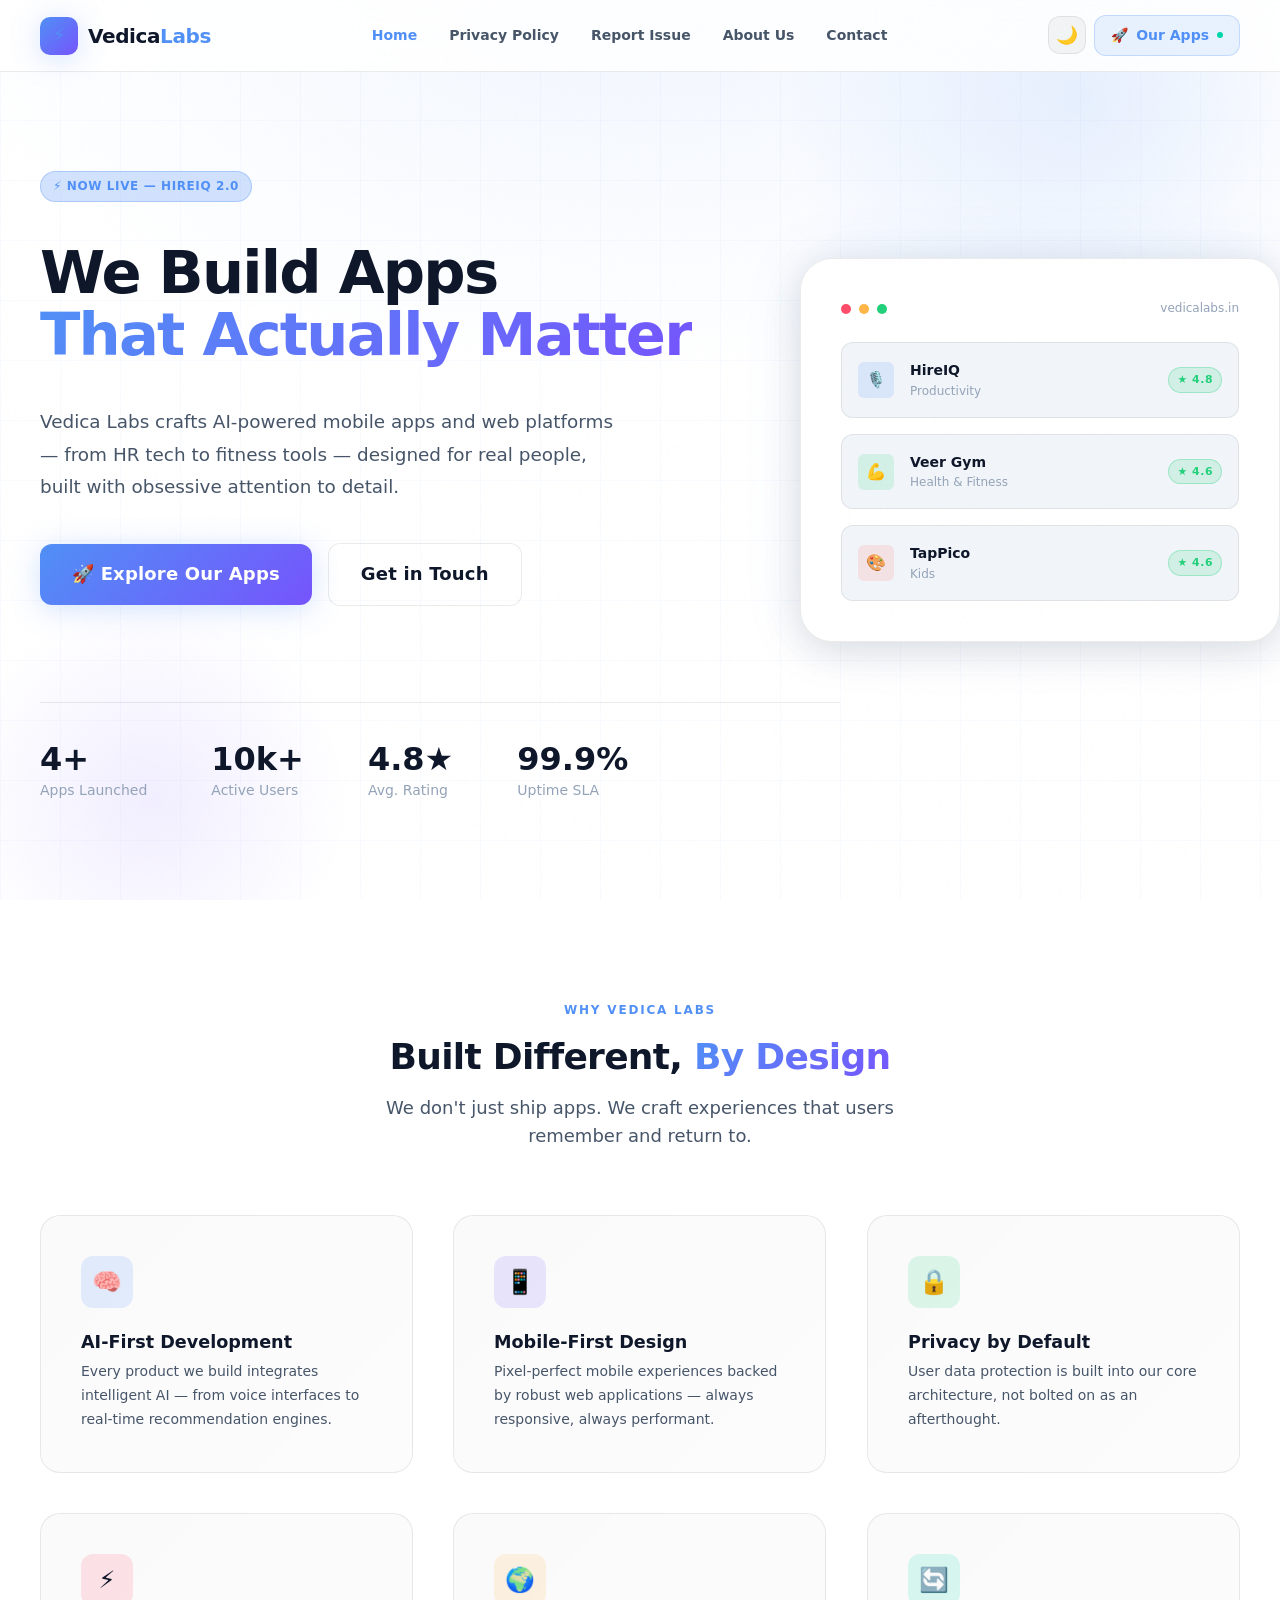
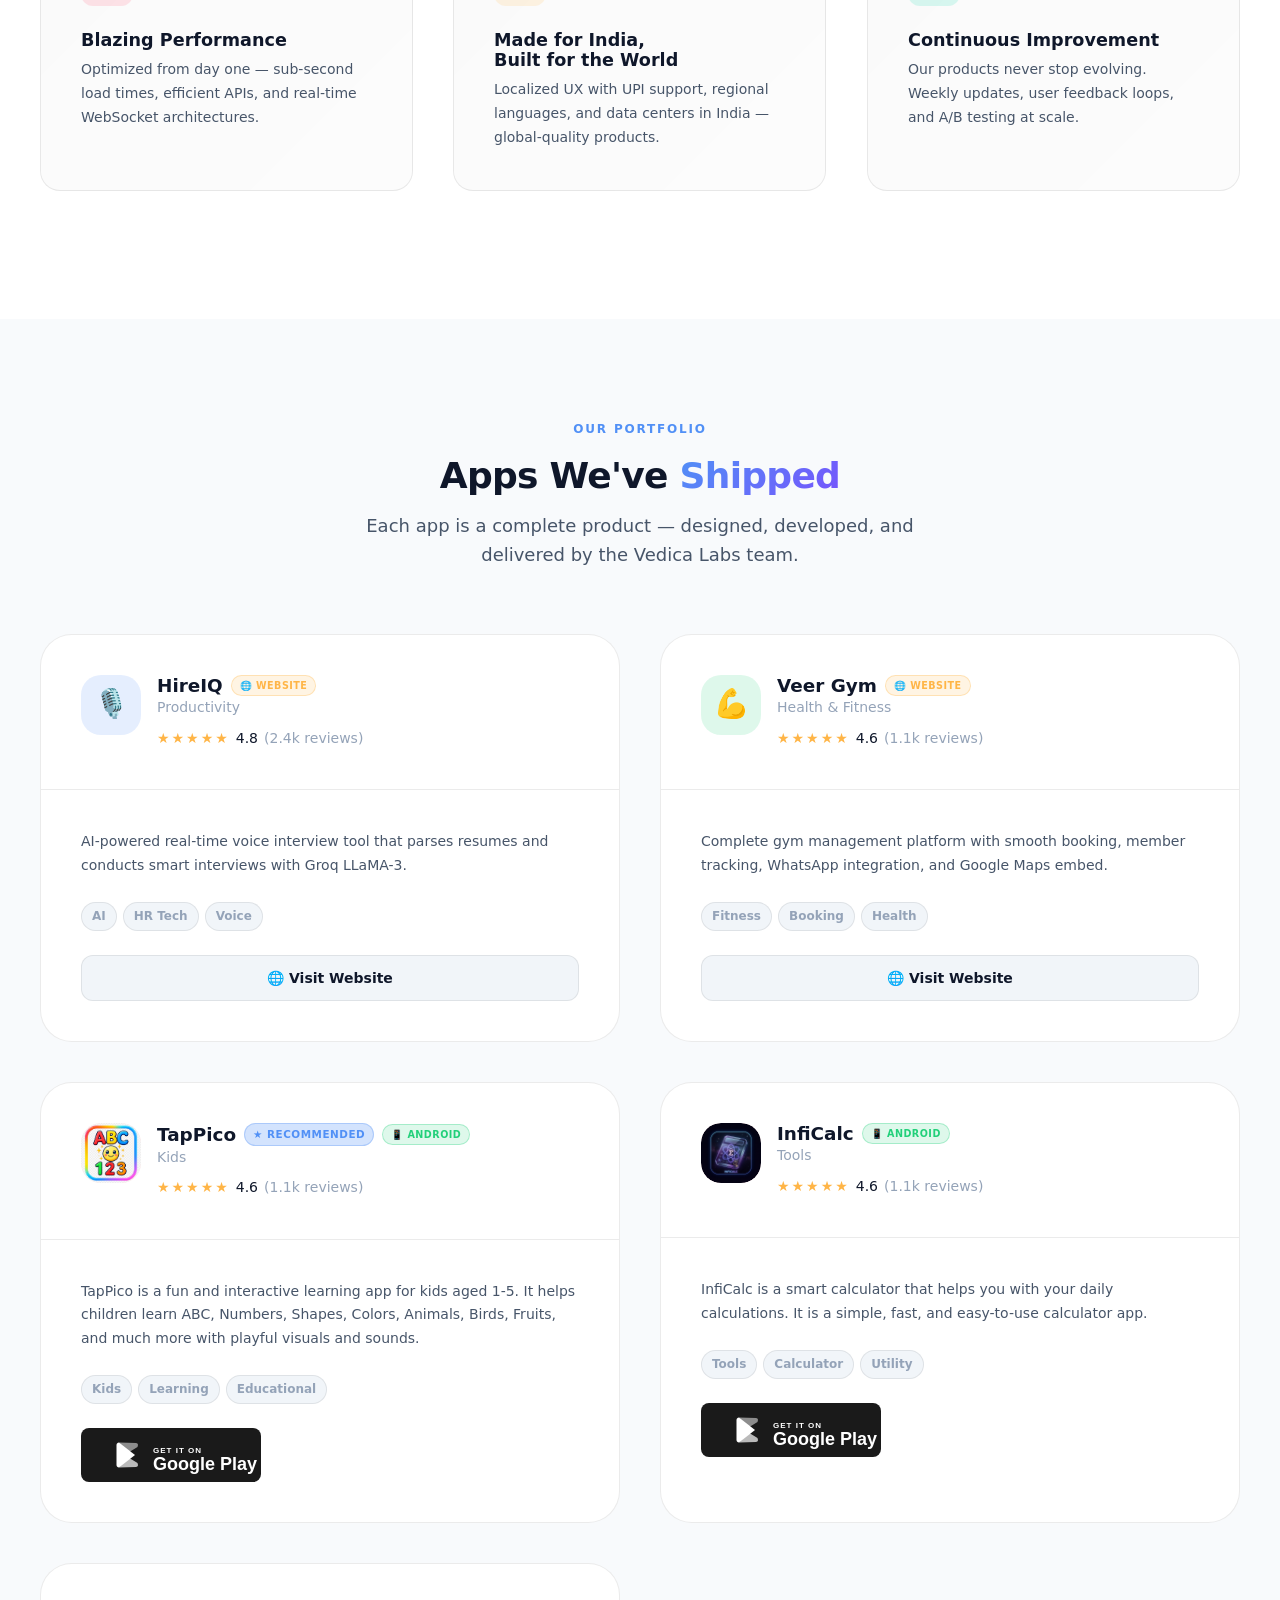
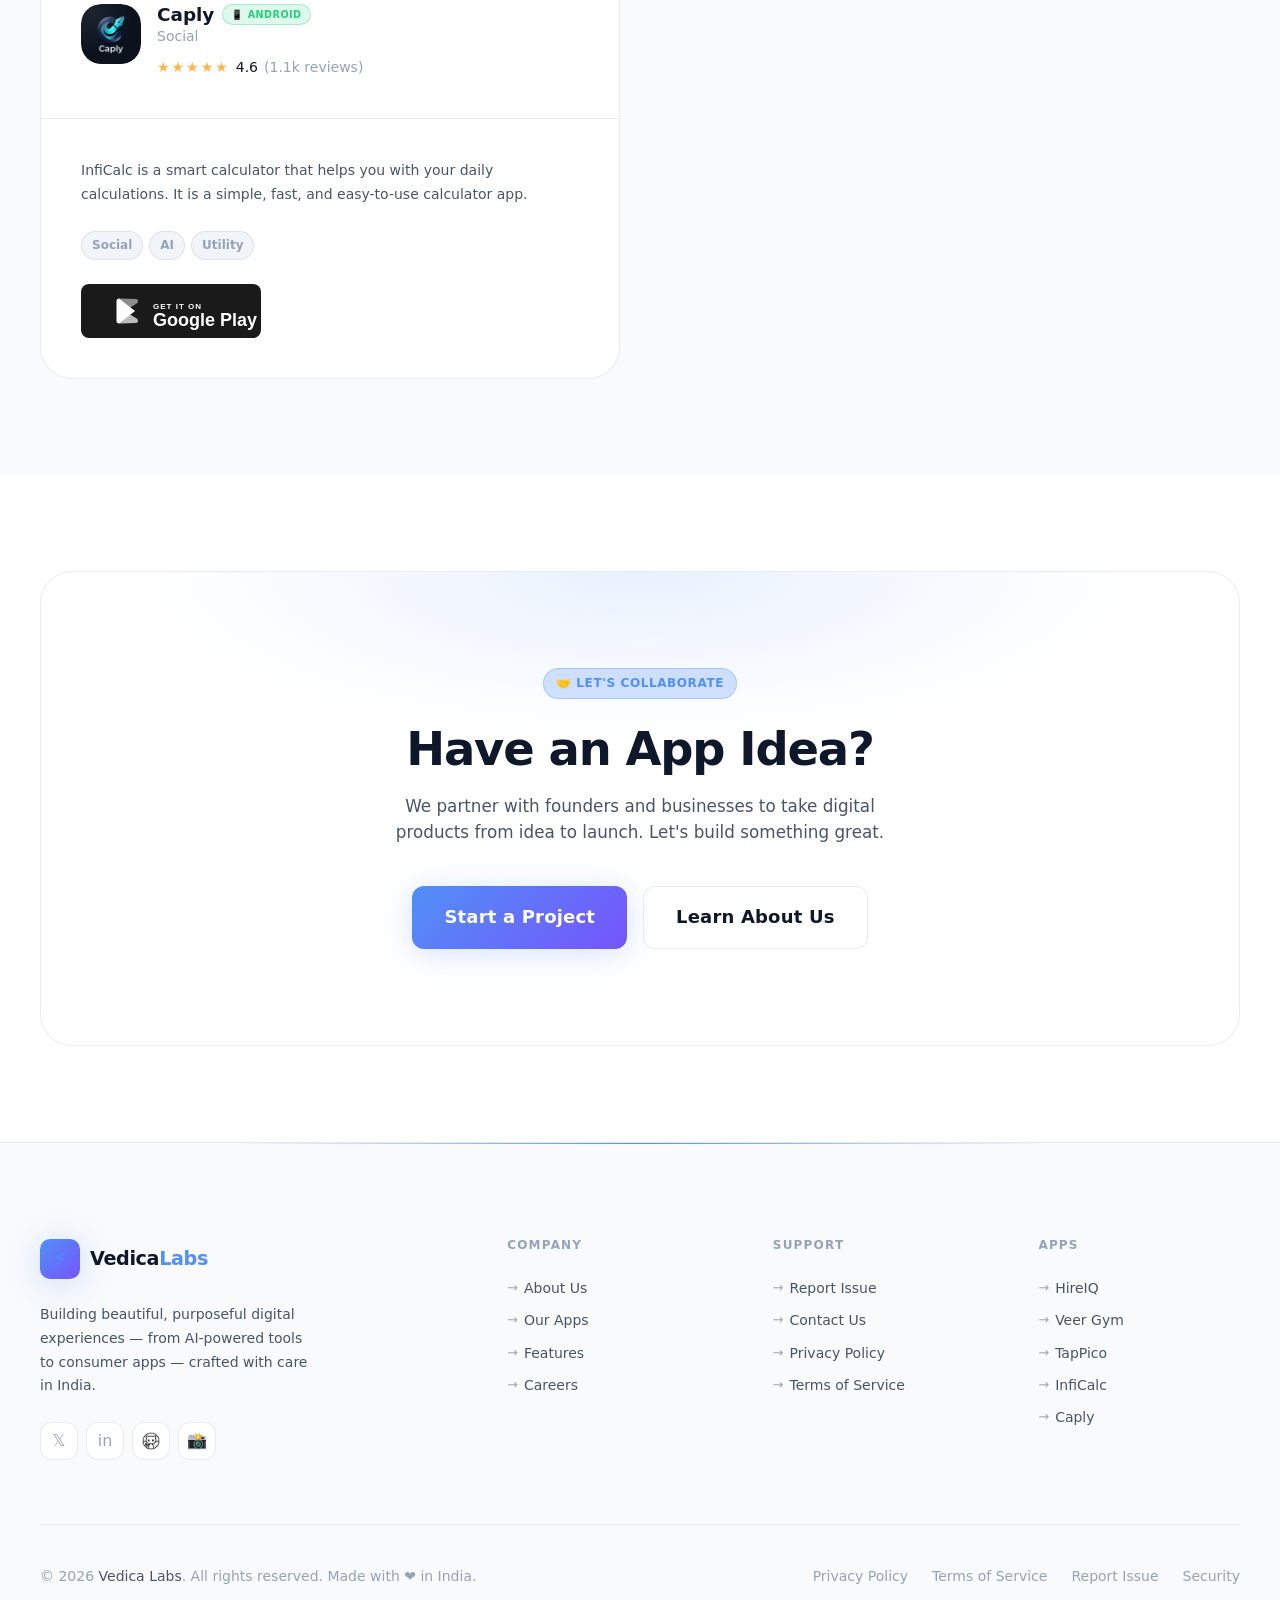
<file: index.html>
<!DOCTYPE html>
<html lang="en">
<head>
  <meta charset="UTF-8" />
  <meta name="viewport" content="width=device-width, initial-scale=1.0" />

  <meta name="description" content="Vedica Labs crafts AI-powered mobile apps and web platforms — from HR tech to fitness tools — designed for real people, built with obsessive attention to detail." />
  <meta name="keywords" content="vedica labs, ai apps, hireiq, veer gym, app development india, ai development, dharwad" />
  <meta name="author" content="Vedica Labs" />
  <meta name="robots" content="index, follow" />

  <meta property="og:type" content="website" />
  <meta property="og:url" content="https://vedicalabs.in/" />
  <meta property="og:title" content="Vedica Labs — Crafting Digital Experiences" />
  <meta property="og:description" content="Vedica Labs crafts AI-powered mobile apps and web platforms — from HR tech to fitness tools — designed for real people." />
  <meta property="og:image" content="https://vedicalabs.in/assets/og-image.png" />
  <meta property="og:locale" content="en_IN" />

  <meta name="twitter:card" content="summary_large_image" />
  <meta name="twitter:url" content="https://vedicalabs.in/" />
  <meta name="twitter:title" content="Vedica Labs — Crafting Digital Experiences" />
  <meta name="twitter:description" content="Vedica Labs crafts AI-powered mobile apps and web platforms — from HR tech to fitness tools — designed for real people." />
  <meta name="twitter:image" content="https://vedicalabs.in/assets/og-image.png" />

  <link rel="canonical" href="https://vedicalabs.in/" />
  <link rel="icon" type="image/svg+xml" href="data:image/svg+xml,%3Csvg xmlns='http://www.w3.org/2000/svg' viewBox='0 0 100 100'%3E%3Ctext y='.9em' font-size='90'%3E⚡%3C/text%3E%3C/svg%3E" />

  <link rel="preconnect" href="https://fonts.googleapis.com" />
  <link rel="preconnect" href="https://fonts.gstatic.com" crossorigin />
  <link rel="preconnect" href="https://pagead2.googlesyndication.com" />
  <link rel="dns-prefetch" href="https://pagead2.googlesyndication.com" />

  <script>
    (function() {
      var theme = localStorage.getItem('vl-theme');
      if (!theme) {
        theme = window.matchMedia('(prefers-color-scheme: light)').matches ? 'light' : 'dark';
      }
      document.documentElement.setAttribute('data-theme', theme);
    })();
  </script>

  <link rel="stylesheet" href="css/variables.css" />
  <link rel="stylesheet" href="css/base.css" />
  <link rel="stylesheet" href="css/navbar.css" />
  <link rel="stylesheet" href="css/footer.css" />
  <link rel="stylesheet" href="css/pages.css" />
  <link rel="stylesheet" href="css/utilities.css" />

  <script type="application/ld+json">
  {
    "@context": "https://schema.org",
    "@type": "Organization",
    "name": "Vedica Labs",
    "url": "https://vedicalabs.in",
    "logo": "https://vedicalabs.in/assets/og-image.png",
    "description": "Building beautiful, AI-powered digital products for the world.",
    "foundingDate": "2022",
    "founder": [
      { "@type": "Person", "name": "Maruti Mangrani" }
    ],
    "address": {
      "@type": "PostalAddress",
      "addressLocality": "Dharwad",
      "addressRegion": "Karnataka",
      "addressCountry": "IN"
    },
    "contactPoint": {
      "@type": "ContactPoint",
      "email": "vedicalabs@gmail.com",
      "contactType": "customer service",
      "availableLanguage": ["English", "Hindi", "Kannada"]
    },
    "sameAs": [
      "https://twitter.com/vedicalabs",
      "https://linkedin.com/company/vedicalabs",
      "https://github.com/Maruti05",
      "https://instagram.com/vedicalabs"
    ]
  }
  </script>
  <script type="application/ld+json">
  {
    "@context": "https://schema.org",
    "@type": "WebSite",
    "name": "Vedica Labs",
    "url": "https://vedicalabs.in",
    "potentialAction": {
      "@type": "SearchAction",
      "target": "https://vedicalabs.in/search?q={search_term_string}",
      "query-input": "required name=search_term_string"
    }
  }
  </script>
  <script type="application/ld+json">
  {
    "@context": "https://schema.org",
    "@type": "ItemList",
    "itemListElement": [
      {
        "@type": "SoftwareApplication",
        "position": 1,
        "name": "HireIQ",
        "applicationCategory": "BusinessApplication",
        "operatingSystem": "Android, Web",
        "description": "AI-powered real-time voice interview tool that parses resumes and conducts smart interviews.",
        "url": "https://hire-iq-gamma.vercel.app/"
      },
      {
        "@type": "SoftwareApplication",
        "position": 2,
        "name": "Veer Gym",
        "applicationCategory": "HealthApplication",
        "operatingSystem": "Android, Web",
        "description": "Complete gym management platform with smooth booking, member tracking, and WhatsApp integration.",
        "url": "https://veer-gym.vercel.app/"
      }
    ]
  }
  </script>

  <script async src="https://pagead2.googlesyndication.com/pagead/js/adsbygoogle.js?client=ca-pub-XXXXXXXXXXXXXXXX" crossorigin="anonymous"></script>

  <title>Vedica Labs — Crafting Digital Experiences</title>

  <meta http-equiv="Content-Security-Policy" content="default-src 'self'; script-src 'self' 'unsafe-inline' 'unsafe-eval' https://pagead2.googlesyndication.com https://googleads.g.doubleclick.net https://www.google.com; style-src 'self' 'unsafe-inline' https://fonts.googleapis.com; font-src 'self' https://fonts.gstatic.com; img-src 'self' data: https:; frame-src https://pagead2.googlesyndication.com https://googleads.g.doubleclick.net https://google.com https://www.google.com; connect-src 'self' https://pagead2.googlesyndication.com https://googleads.g.doubleclick.net https://google.com https://www.google.com; form-action 'self' mailto:; base-uri 'self'; object-src 'none';" />
  <meta http-equiv="Permissions-Policy" content="geolocation=(), camera=(), microphone=(), payment=(), usb=(), magnetometer=(), accelerometer=(), gyroscope=()" />
  <meta name="referrer" content="strict-origin-when-cross-origin" />
</head>
<body>
  <a href="#main-content" class="skip-link">Skip to main content</a>
  <div class="noise-overlay"></div>

  <div id="navbar-root"></div>

  <main class="page-wrapper" id="main-content">

    <section class="hero">
      <div class="hero-bg"></div>
      <div class="hero-grid-pattern"></div>
      <div class="hero-orb-1"></div>
      <div class="hero-orb-2"></div>

      <div class="container">
        <div class="hero-content">
          <div class="hero-badge animate-fadeInUp">
            <span class="badge badge-accent">⚡ Now Live — HireIQ 2.0</span>
          </div>

          <h1 class="display-xl hero-title animate-fadeInUp animate-delay-1">
            We Build Apps<br>
            <span class="text-gradient">That Actually Matter</span>
          </h1>

          <p class="hero-desc animate-fadeInUp animate-delay-2">
            Vedica Labs crafts AI-powered mobile apps and web platforms — from HR tech to fitness tools — designed for real people, built with obsessive attention to detail.
          </p>

          <div class="hero-actions animate-fadeInUp animate-delay-3">
            <a href="#apps" class="btn btn-primary btn-lg">
              🚀 Explore Our Apps
            </a>
            <a href="contact.html" class="btn btn-secondary btn-lg">
              Get in Touch
            </a>
          </div>

          <div class="hero-stats animate-fadeInUp animate-delay-4">
            <div class="stat-item">
              <div class="stat-value">4+</div>
              <div class="stat-label">Apps Launched</div>
            </div>
            <div class="stat-item">
              <div class="stat-value">10k+</div>
              <div class="stat-label">Active Users</div>
            </div>
            <div class="stat-item">
              <div class="stat-value">4.8★</div>
              <div class="stat-label">Avg. Rating</div>
            </div>
            <div class="stat-item">
              <div class="stat-value">99.9%</div>
              <div class="stat-label">Uptime SLA</div>
            </div>
          </div>
        </div>
      </div>

      <div class="hero-visual">
        <div class="hero-mockup">
          <div class="mockup-bar">
            <div class="mockup-dot dot-red"></div>
            <div class="mockup-dot dot-yellow"></div>
            <div class="mockup-dot dot-green"></div>
            <span style="margin-left:auto; font-size:0.75rem; color:var(--text-muted)">vedicalabs.in</span>
          </div>
          <div class="mockup-content" id="mockupContent"></div>
        </div>
      </div>
    </section>

    <section class="section" id="features">
      <div class="container">
        <div class="section-header">
          <span class="section-label">Why Vedica Labs</span>
          <h2 class="display-md section-title">Built Different, <span class="text-gradient">By Design</span></h2>
          <p class="section-desc">We don't just ship apps. We craft experiences that users remember and return to.</p>
        </div>

        <div class="features-grid">
          <div class="feature-card animate-fadeInUp">
            <div class="feature-icon-wrap" style="background: rgba(79,142,247,0.15)">🧠</div>
            <h3 class="feature-title">AI-First Development</h3>
            <p class="feature-desc">Every product we build integrates intelligent AI — from voice interfaces to real-time recommendation engines.</p>
          </div>
          <div class="feature-card animate-fadeInUp animate-delay-1">
            <div class="feature-icon-wrap" style="background: rgba(124,92,252,0.15)">📱</div>
            <h3 class="feature-title">Mobile-First Design</h3>
            <p class="feature-desc">Pixel-perfect mobile experiences backed by robust web applications — always responsive, always performant.</p>
          </div>
          <div class="feature-card animate-fadeInUp animate-delay-2">
            <div class="feature-icon-wrap" style="background: rgba(34,208,122,0.15)">🔒</div>
            <h3 class="feature-title">Privacy by Default</h3>
            <p class="feature-desc">User data protection is built into our core architecture, not bolted on as an afterthought.</p>
          </div>
          <div class="feature-card animate-fadeInUp animate-delay-3">
            <div class="feature-icon-wrap" style="background: rgba(255,77,106,0.15)">⚡</div>
            <h3 class="feature-title">Blazing Performance</h3>
            <p class="feature-desc">Optimized from day one — sub-second load times, efficient APIs, and real-time WebSocket architectures.</p>
          </div>
          <div class="feature-card animate-fadeInUp animate-delay-4">
            <div class="feature-icon-wrap" style="background: rgba(255,181,71,0.15)">🌍</div>
            <h3 class="feature-title">Made for India, Built for the World</h3>
            <p class="feature-desc">Localized UX with UPI support, regional languages, and data centers in India — global-quality products.</p>
          </div>
          <div class="feature-card animate-fadeInUp animate-delay-5">
            <div class="feature-icon-wrap" style="background: rgba(0,212,170,0.15)">🔄</div>
            <h3 class="feature-title">Continuous Improvement</h3>
            <p class="feature-desc">Our products never stop evolving. Weekly updates, user feedback loops, and A/B testing at scale.</p>
          </div>
        </div>
      </div>
    </section>

    <!-- AdSense Ad Unit -->
    <div class="container" style="padding:var(--space-md) var(--space-xl);text-align:center">
      <ins class="adsbygoogle"
           style="display:block"
           data-ad-client="ca-pub-XXXXXXXXXXXXXXXX"
           data-ad-slot="1234567890"
           data-ad-format="auto"
           data-full-width-responsive="true"></ins>
      <script>(adsbygoogle = window.adsbygoogle || []).push({});</script>
    </div>

    <section class="section section-alt" id="apps">
      <div class="container">
        <div class="section-header">
          <span class="section-label">Our Portfolio</span>
          <h2 class="display-md section-title">Apps We've <span class="text-gradient">Shipped</span></h2>
          <p class="section-desc">Each app is a complete product — designed, developed, and delivered by the Vedica Labs team.</p>
        </div>

        <div class="apps-showcase-grid" id="appsShowcaseGrid"></div>
      </div>
    </section>

    <section class="section">
      <div class="container">
        <div style="background: var(--surface); border: 1px solid var(--border); border-radius: var(--radius-xl); padding: var(--space-3xl); text-align: center; position: relative; overflow: hidden;">
          <div style="position:absolute; inset:0; background: radial-gradient(ellipse 60% 50% at 50% 0%, rgba(79,142,247,0.12) 0%, transparent 70%);"></div>
          <div style="position: relative; z-index:1;">
            <span class="badge badge-accent" style="margin-bottom: var(--space-lg);">🤝 Let's Collaborate</span>
            <h2 class="display-lg" style="margin-bottom: var(--space-md);">Have an App Idea?</h2>
            <p style="color: var(--text-secondary); font-size: 1.05rem; max-width: 500px; margin: 0 auto var(--space-xl);">We partner with founders and businesses to take digital products from idea to launch. Let's build something great.</p>
            <div style="display: flex; gap: var(--space-md); justify-content: center; flex-wrap: wrap;">
              <a href="contact.html" class="btn btn-primary btn-lg">Start a Project</a>
              <a href="about.html" class="btn btn-secondary btn-lg">Learn About Us</a>
            </div>
          </div>
        </div>
      </div>
    </section>

  </main>

  <div id="footer-root"></div>

  <script type="module" src="js/app.js"></script>
  <script>
    import('./js/data/apps.js').then(mod => {
      const APPS_DATA = mod.APPS_DATA;

      const mockupContent = document.getElementById('mockupContent');
      if (mockupContent) {
        mockupContent.innerHTML = APPS_DATA.slice(0, 3).map(app => `
          <div class="mockup-row">
            <div class="mockup-row-icon" style="background:${app.bg}">${app.icon}</div>
            <div class="mockup-row-info">
              <div class="mockup-row-title">${app.name}</div>
              <div class="mockup-row-sub">${app.category}</div>
            </div>
            <span class="badge mockup-badge badge-success">★ ${app.rating}</span>
          </div>
        `).join('');
      }

      const grid = document.getElementById('appsShowcaseGrid');
      if (grid) {
        grid.innerHTML = APPS_DATA.map(app => `
          <div class="app-showcase-card">
            <div class="app-showcase-header">
              <div class="app-showcase-icon" style="background:${app.bg};overflow:hidden">${app.image ? `<img src="${app.image}" alt="${app.name}" style="width:100%;height:100%;object-fit:cover;border-radius:inherit" />` : app.icon}</div>
              <div class="app-showcase-info">
                <div style="display:flex;align-items:center;gap:8px;flex-wrap:wrap">
                  <h3 class="app-showcase-name" style="margin-bottom:0">${app.name}</h3>
                  ${app.recommended ? '<span class="badge badge-accent" style="font-size:0.65rem;padding:2px 8px">★ Recommended</span>' : ''}
                  <span class="badge ${app.type === 'android' ? 'badge-success' : 'badge-warning'}" style="font-size:0.6rem;padding:2px 8px;text-transform:uppercase">${app.type === 'android' ? '📱 Android' : '🌐 Website'}</span>
                </div>
                <div class="app-showcase-category">${app.category}</div>
                <div class="app-showcase-rating">
                  <span class="stars">★★★★★</span>
                  <span>${app.rating}</span>
                  <span class="rating-count">(${app.ratingCount} reviews)</span>
                </div>
              </div>
            </div>
            <div class="app-showcase-body">
              <p class="app-showcase-desc">${app.fullDesc}</p>
              <div class="app-showcase-tags">
                ${app.tags.map(t => `<span class="tag">${t}</span>`).join('')}
              </div>
              <div class="app-showcase-actions">
                ${app.type === 'android' && app.playStoreUrl ? `
                  <a href="${app.playStoreUrl}" target="_blank" rel="noopener noreferrer" style="display:inline-block">
                    <svg width="180" height="54" viewBox="0 0 180 54" fill="none" xmlns="http://www.w3.org/2000/svg">
                      <rect width="180" height="54" rx="8" fill="#1a1a1a"/>
                      <path d="M38 14.5C36.6 14.5 35.5 15.6 35.5 17V37C35.5 38.4 36.6 39.5 38 39.5L54 27L38 14.5Z" fill="white"/>
                      <path d="M56.5 35L47.5 29.5L38 39.5L55 39C56.1 39 57 38.1 57 37L56.5 35Z" fill="white" opacity="0.7"/>
                      <path d="M56.5 19L47.5 24.5L38 14.5L55 15C56.1 15 57 15.9 57 17L56.5 19Z" fill="white" opacity="0.5"/>
                      <text x="72" y="25" font-family="Arial, sans-serif" font-size="8" font-weight="700" fill="white" letter-spacing="1">GET IT ON</text>
                      <text x="72" y="42" font-family="Arial, sans-serif" font-size="18" font-weight="700" fill="white">Google Play</text>
                    </svg>
                  </a>
                ` : `
                  <a href="${app.website}" target="_blank" rel="noopener noreferrer" class="app-action-btn web">
                    🌐 Visit Website
                  </a>
                `}
              </div>
            </div>
          </div>
        `).join('');
      }
    });
  </script>
</body>
</html>
</file>
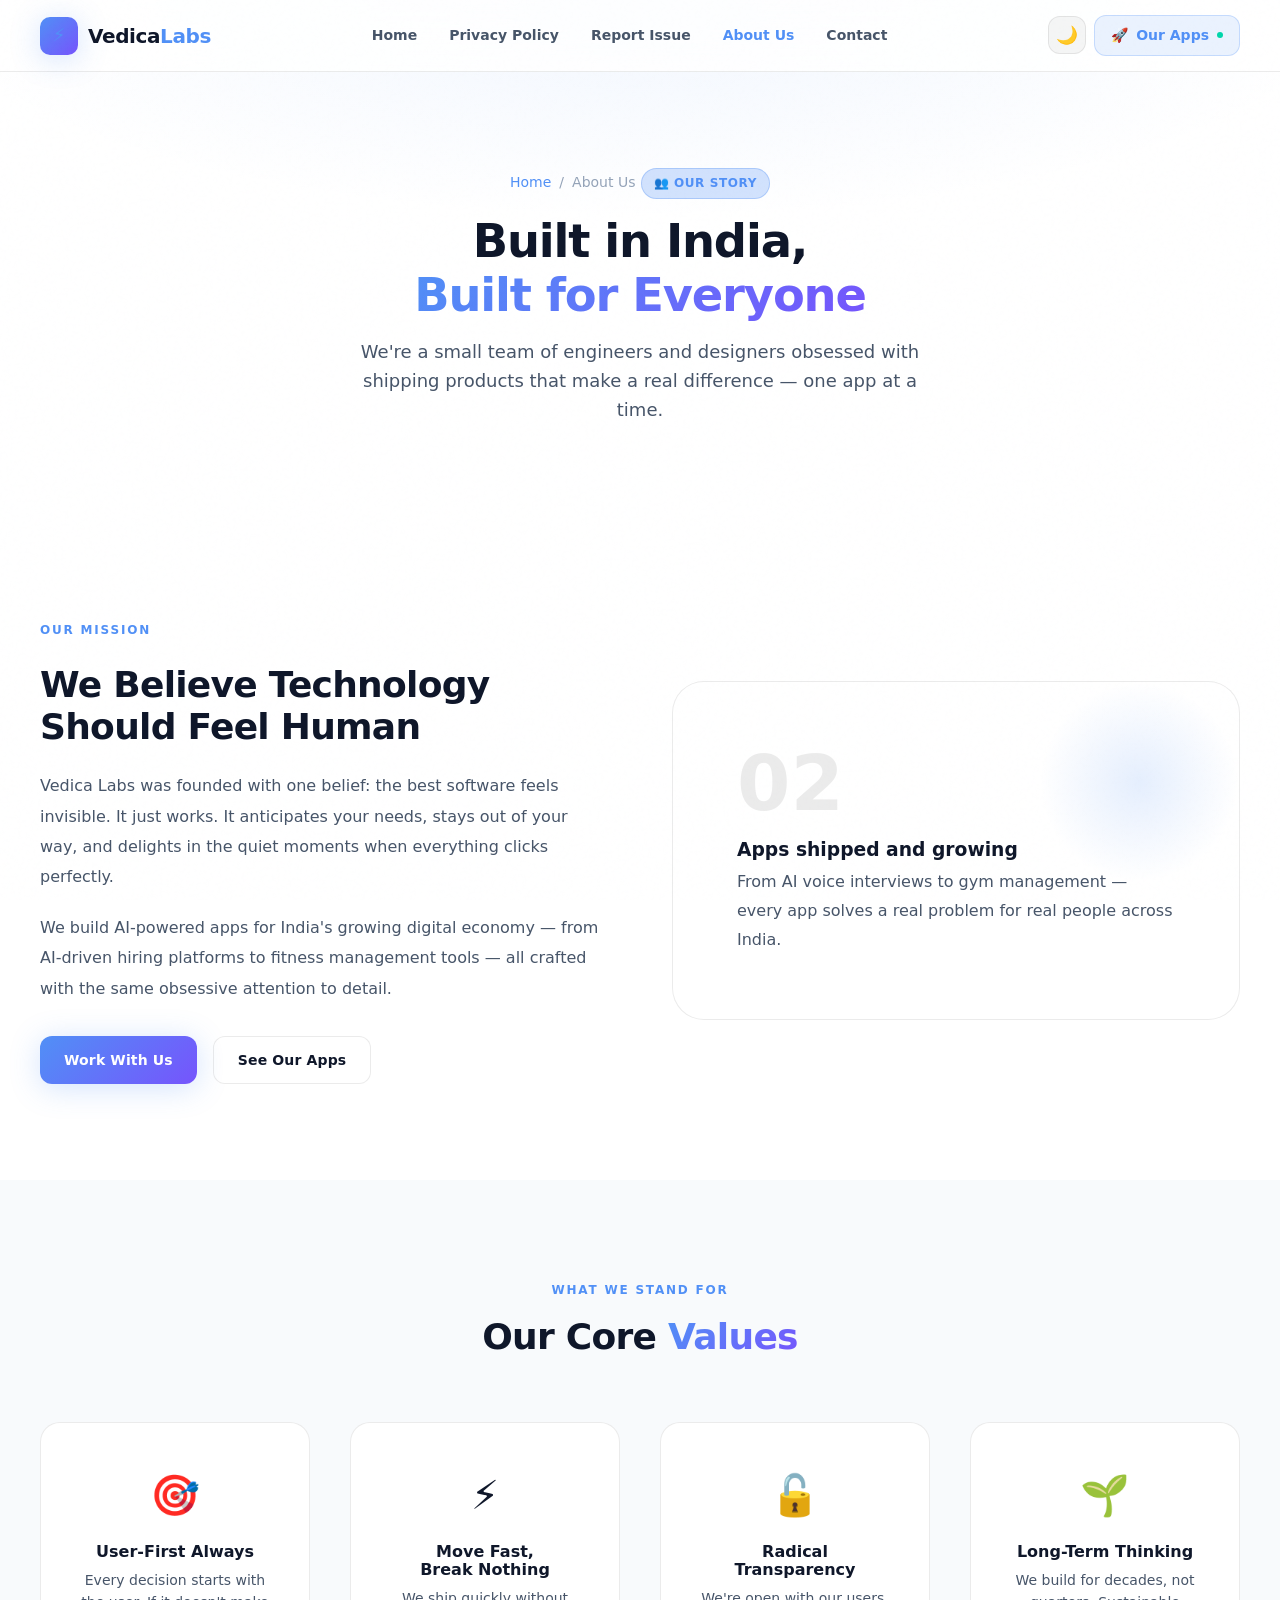
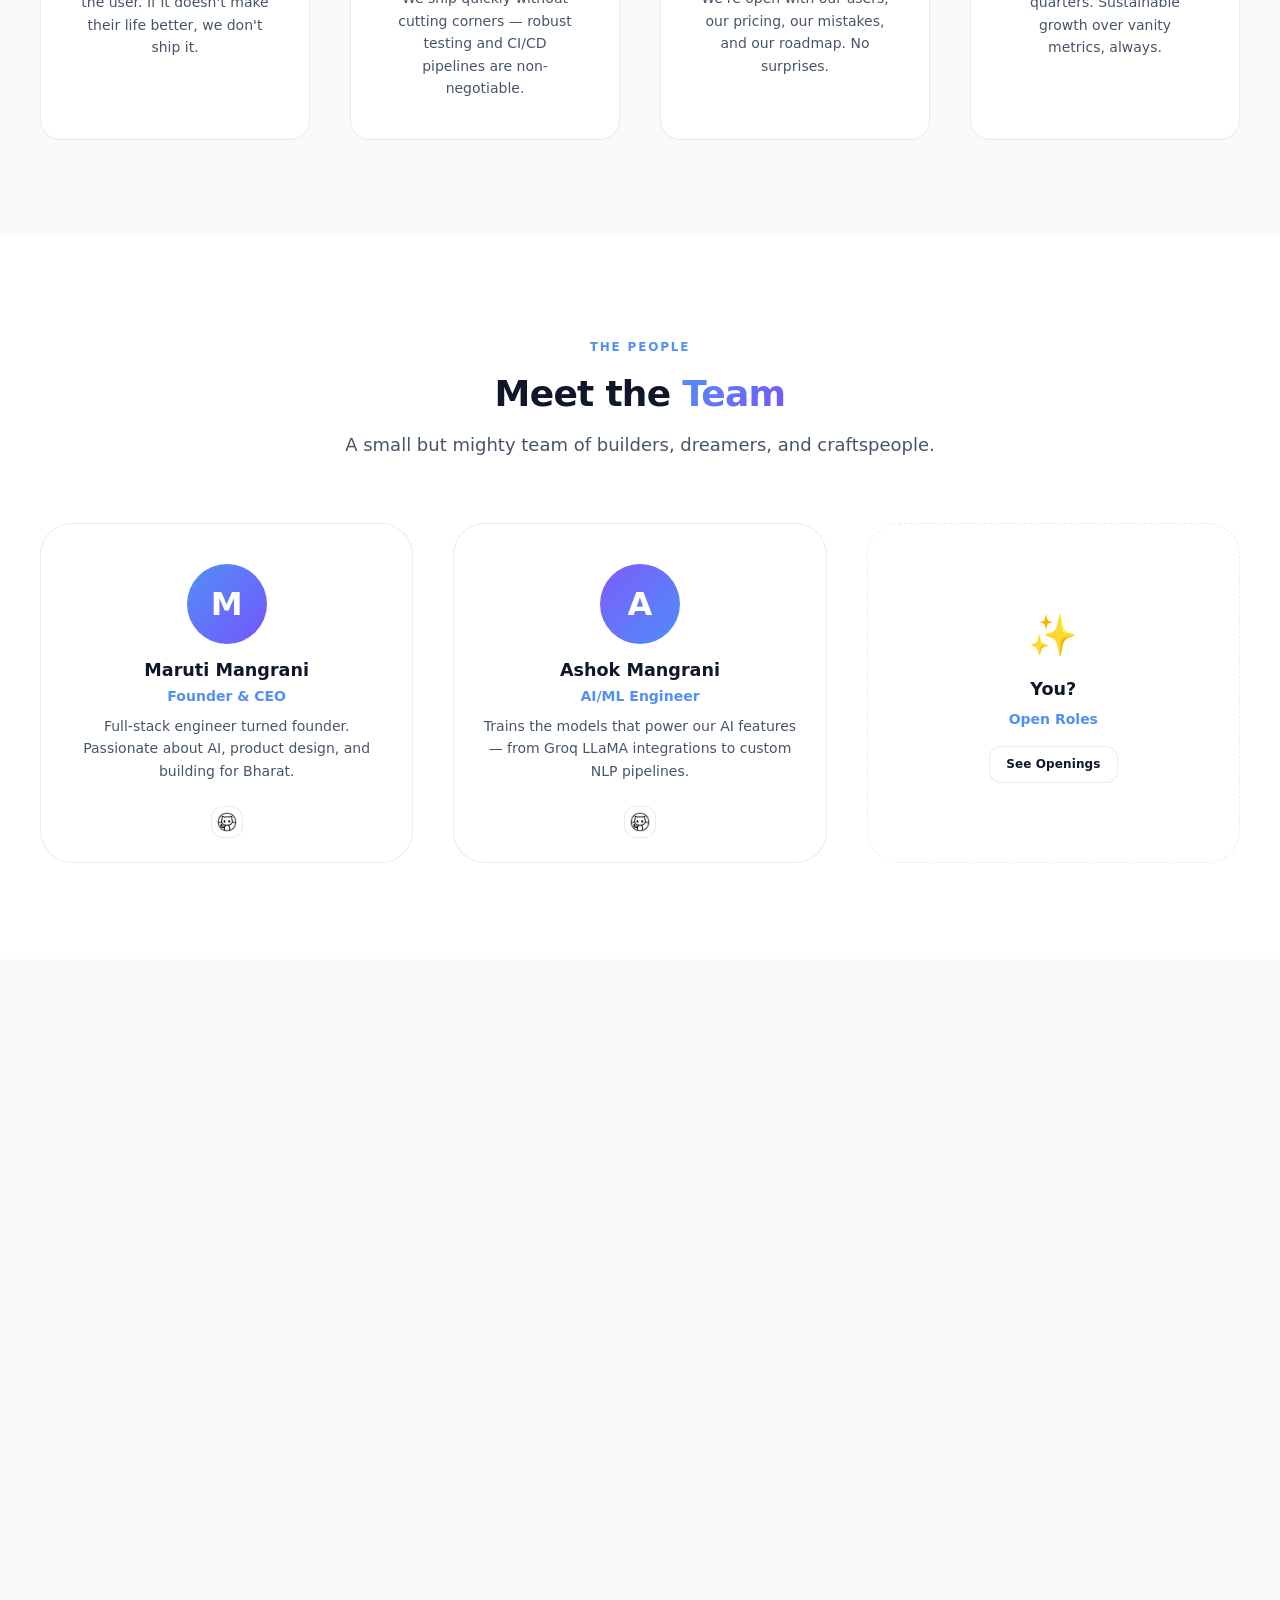
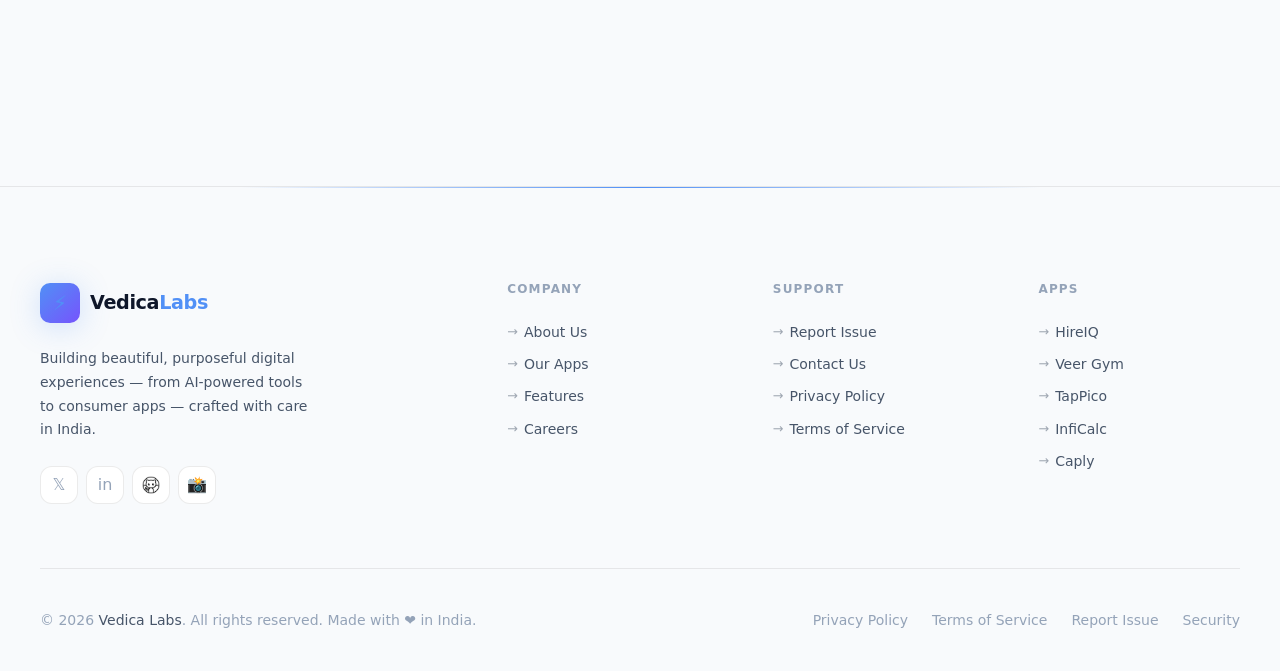
<file: about.html>
<!DOCTYPE html>
<html lang="en">
<head>
  <meta charset="UTF-8" />
  <meta name="viewport" content="width=device-width, initial-scale=1.0" />

  <meta name="description" content="About Vedica Labs — Our story, mission, team, and values. Learn how we build AI-powered apps from Dharwad, Karnataka." />
  <meta name="keywords" content="vedica labs about, maruti mangrani, ashok mangrani, ai team india, dharwad startup" />
  <meta name="author" content="Vedica Labs" />
  <meta name="robots" content="index, follow" />

  <meta property="og:type" content="website" />
  <meta property="og:url" content="https://vedicalabs.in/about.html" />
  <meta property="og:title" content="About Us — Vedica Labs" />
  <meta property="og:description" content="Our story, mission, team, and values. Built in India, built for everyone." />
  <meta property="og:image" content="https://vedicalabs.in/assets/og-image.png" />
  <meta property="og:locale" content="en_IN" />

  <meta name="twitter:card" content="summary_large_image" />
  <meta name="twitter:url" content="https://vedicalabs.in/about.html" />
  <meta name="twitter:title" content="About Us — Vedica Labs" />
  <meta name="twitter:description" content="Our story, mission, team, and values. Built in India, built for everyone." />
  <meta name="twitter:image" content="https://vedicalabs.in/assets/og-image.png" />

  <link rel="canonical" href="https://vedicalabs.in/about.html" />
  <link rel="icon" type="image/svg+xml" href="data:image/svg+xml,%3Csvg xmlns='http://www.w3.org/2000/svg' viewBox='0 0 100 100'%3E%3Ctext y='.9em' font-size='90'%3E⚡%3C/text%3E%3C/svg%3E" />

  <script>
    (function() {
      var theme = localStorage.getItem('vl-theme');
      if (!theme) {
        theme = window.matchMedia('(prefers-color-scheme: light)').matches ? 'light' : 'dark';
      }
      document.documentElement.setAttribute('data-theme', theme);
    })();
  </script>

  <link rel="preload" href="css/variables.css" as="style" />
  <link rel="preload" href="css/base.css" as="style" />
  <link rel="preload" href="https://fonts.googleapis.com/css2?family=Syne:wght@400;500;600;700;800&family=DM+Sans:ital,opsz,wght@0,9..40,300;0,9..40,400;0,9..40,500;0,9..40,600;1,9..40,300&display=swap" as="style" crossorigin />

  <link rel="stylesheet" href="css/variables.css" />
  <link rel="stylesheet" href="css/base.css" />
  <link rel="stylesheet" href="css/navbar.css" />
  <link rel="stylesheet" href="css/footer.css" />
  <link rel="stylesheet" href="css/pages.css" />
  <link rel="stylesheet" href="css/utilities.css" />

  <style>
    .timeline-stats-grid {
      display: grid;
      grid-template-columns: 1fr 1fr;
      gap: var(--space-2xl, 64px);
      align-items: center;
    }
    .stats-grid {
      display: grid;
      grid-template-columns: 1fr 1fr;
      gap: var(--space-md, 16px);
    }
    @media (max-width: 1024px) {
      .timeline-stats-grid { grid-template-columns: 1fr; }
    }
    @media (max-width: 640px) {
      .stats-grid { grid-template-columns: 1fr; }
      .stats-grid .card { padding: var(--space-lg, 24px); }
      .stats-grid .card > div:first-child { font-size: 2rem !important; }
    }
    @media (max-width: 480px) {
      .team-grid { grid-template-columns: 1fr; }
      .team-card.you-card { min-height: auto; }
    }
    .team-card.you-card {
      display: flex;
      flex-direction: column;
      align-items: center;
      justify-content: center;
      border-style: dashed;
      background: transparent;
      min-height: 320px;
    }
    .section-hero-about {
      padding-bottom: var(--space-3xl, 96px);
    }
    @media (max-width: 640px) {
      .section-hero-about { padding-bottom: var(--space-2xl, 64px); }
    }
  </style>

  <script type="application/ld+json">
  {
    "@context": "https://schema.org",
    "@type": "Organization",
    "name": "Vedica Labs",
    "url": "https://vedicalabs.in",
    "logo": "https://vedicalabs.in/assets/og-image.png",
    "description": "Building beautiful, AI-powered digital products for the world.",
    "foundingDate": "2022",
    "founder": [
      { "@type": "Person", "name": "Maruti Mangrani" }
    ],
    "address": {
      "@type": "PostalAddress",
      "addressLocality": "Dharwad",
      "addressRegion": "Karnataka",
      "addressCountry": "IN"
    },
    "contactPoint": {
      "@type": "ContactPoint",
      "email": "vedicalabs@gmail.com",
      "contactType": "customer service"
    },
    "sameAs": [
      "https://twitter.com/vedicalabs",
      "https://linkedin.com/company/vedicalabs",
      "https://github.com/Maruti05",
      "https://instagram.com/vedicalabs"
    ]
  }
  </script>

  <script async src="https://pagead2.googlesyndication.com/pagead/js/adsbygoogle.js?client=ca-pub-XXXXXXXXXXXXXXXX" crossorigin="anonymous"></script>

  <title>About Us — Vedica Labs</title>

  <meta http-equiv="Content-Security-Policy" content="default-src 'self'; script-src 'self' 'unsafe-inline' 'unsafe-eval' https://pagead2.googlesyndication.com https://googleads.g.doubleclick.net https://www.google.com; style-src 'self' 'unsafe-inline' https://fonts.googleapis.com; font-src 'self' https://fonts.gstatic.com; img-src 'self' data: https:; frame-src https://pagead2.googlesyndication.com https://googleads.g.doubleclick.net https://google.com https://www.google.com; connect-src 'self' https://pagead2.googlesyndication.com https://googleads.g.doubleclick.net https://google.com https://www.google.com; form-action 'self' mailto:; base-uri 'self'; object-src 'none';" />
  <meta http-equiv="Permissions-Policy" content="geolocation=(), camera=(), microphone=(), payment=(), usb=(), magnetometer=(), accelerometer=(), gyroscope=()" />
  <meta name="referrer" content="strict-origin-when-cross-origin" />
</head>
<body>
  <a href="#main-content" class="skip-link">Skip to main content</a>
  <div class="noise-overlay"></div>
  <div id="navbar-root"></div>

  <main class="page-wrapper" id="main-content">

    <!-- HERO -->
    <div class="page-hero section-hero-about">
      <div class="container">
        <div class="page-hero-breadcrumb">
          <a href="index.html">Home</a>
          <span>/</span>
          <span>About Us</span>
        </div>
        <span class="badge badge-accent mb-md">👥 Our Story</span>
        <h1 class="display-lg mb-md">Built in India,<br><span class="text-gradient">Built for Everyone</span></h1>
        <p class="section-desc">We're a small team of engineers and designers obsessed with shipping products that make a real difference — one app at a time.</p>
      </div>
    </div>

    <!-- MISSION -->
    <section class="section">
      <div class="container">
        <div class="mission-grid">
          <div class="animate-fadeInUp">
            <span class="section-label">Our Mission</span>
            <h2 class="display-md mt-sm mb-lg">We Believe Technology Should Feel Human</h2>
            <p class="text-secondary" style="line-height:1.9; margin-bottom:20px">
              Vedica Labs was founded with one belief: the best software feels invisible. It just works. It anticipates your needs, stays out of your way, and delights in the quiet moments when everything clicks perfectly.
            </p>
            <p class="text-secondary" style="line-height:1.9; margin-bottom:32px">
              We build AI-powered apps for India's growing digital economy — from AI-driven hiring platforms to fitness management tools — all crafted with the same obsessive attention to detail.
            </p>
            <div class="flex gap-md" style="flex-wrap:wrap">
              <a href="contact.html" class="btn btn-primary">Work With Us</a>
              <a href="index.html#apps" class="btn btn-secondary">See Our Apps</a>
            </div>
          </div>
          <div class="animate-fadeInUp animate-delay-2">
            <div class="mission-card">
              <div class="mission-number">02</div>
              <h3 class="mb-sm">Apps shipped and growing</h3>
              <p class="mission-text">From AI voice interviews to gym management — every app solves a real problem for real people across India.</p>
            </div>
          </div>
        </div>
      </div>
    </section>

    <!-- VALUES -->
    <section class="section section-alt content-visibility-auto">
      <div class="container">
        <div class="section-header">
          <span class="section-label">What We Stand For</span>
          <h2 class="display-md section-title">Our Core <span class="text-gradient">Values</span></h2>
        </div>
        <div class="values-grid">
          <div class="value-card animate-fadeInUp">
            <span class="value-icon">🎯</span>
            <h4 class="value-title">User-First Always</h4>
            <p class="value-desc">Every decision starts with the user. If it doesn't make their life better, we don't ship it.</p>
          </div>
          <div class="value-card animate-fadeInUp animate-delay-1">
            <span class="value-icon">⚡</span>
            <h4 class="value-title">Move Fast, Break Nothing</h4>
            <p class="value-desc">We ship quickly without cutting corners — robust testing and CI/CD pipelines are non-negotiable.</p>
          </div>
          <div class="value-card animate-fadeInUp animate-delay-2">
            <span class="value-icon">🔓</span>
            <h4 class="value-title">Radical Transparency</h4>
            <p class="value-desc">We're open with our users, our pricing, our mistakes, and our roadmap. No surprises.</p>
          </div>
          <div class="value-card animate-fadeInUp animate-delay-3">
            <span class="value-icon">🌱</span>
            <h4 class="value-title">Long-Term Thinking</h4>
            <p class="value-desc">We build for decades, not quarters. Sustainable growth over vanity metrics, always.</p>
          </div>
        </div>
      </div>
    </section>

    <!-- TEAM -->
    <section class="section content-visibility-auto">
      <div class="container">
        <div class="section-header">
          <span class="section-label">The People</span>
          <h2 class="display-md section-title">Meet the <span class="text-gradient">Team</span></h2>
          <p class="section-desc">A small but mighty team of builders, dreamers, and craftspeople.</p>
        </div>
        <div class="team-grid">
          <div class="team-card animate-fadeInUp">
            <div class="team-avatar" style="background: var(--gradient-accent)">M</div>
            <h3 class="team-name">Maruti Mangrani</h3>
            <div class="team-role">Founder & CEO</div>
            <p class="team-bio">Full-stack engineer turned founder. Passionate about AI, product design, and building for Bharat.</p>
            <div class="team-social">
              <a href="https://github.com/Maruti05" target="_blank" rel="noopener noreferrer" class="social-link" style="width:32px;height:32px;font-size:0.75rem" title="GitHub">
                <img src="assets/icons8-github.gif" alt="Maruti Mangrani GitHub" style="width:20px;height:20px;" loading="lazy" />
              </a>
            </div>
          </div>

          <div class="team-card animate-fadeInUp animate-delay-1">
            <div class="team-avatar" style="background: linear-gradient(135deg, #7C5CFC, #4F8EF7)">A</div>
            <h3 class="team-name">Ashok Mangrani</h3>
            <div class="team-role">AI/ML Engineer</div>
            <p class="team-bio">Trains the models that power our AI features — from Groq LLaMA integrations to custom NLP pipelines.</p>
            <div class="team-social">
              <a href="https://github.com/amangrani250" target="_blank" rel="noopener noreferrer" class="social-link" style="width:32px;height:32px;font-size:0.75rem" title="GitHub">
                <img src="assets/icons8-github.gif" alt="Ashok Mangrani GitHub" style="width:20px;height:20px;" loading="lazy" />
              </a>
            </div>
          </div>

          <div class="team-card animate-fadeInUp animate-delay-2 you-card">
            <div style="font-size:2.5rem; margin-bottom:12px">✨</div>
            <h3 class="team-name mb-sm">You?</h3>
            <div class="team-role mb-md">Open Roles</div>
            <a href="contact.html" class="btn btn-secondary btn-sm">See Openings</a>
          </div>
        </div>
      </div>
    </section>

    <!-- TIMELINE + STATS -->
    <section class="section section-alt content-visibility-auto">
      <div class="container">
        <div class="timeline-stats-grid">
          <div class="animate-fadeInUp">
            <span class="section-label">Our Journey</span>
            <h2 class="display-md mt-sm mb-xl">From Idea to <span class="text-gradient">Impact</span></h2>
            <div class="timeline">
              <div class="timeline-item">
                <div class="timeline-dot"></div>
                <div class="timeline-year">2022</div>
                <div class="timeline-title">Vedica Labs Founded</div>
                <div class="timeline-desc">Started as a freelance web studio in Dharwad, Karnataka.</div>
              </div>
              <div class="timeline-item">
                <div class="timeline-dot"></div>
                <div class="timeline-year">2023 Q1</div>
                <div class="timeline-title">Veer Gym Launched</div>
                <div class="timeline-desc">Our first consumer product — a gym management platform, now live in 3 cities.</div>
              </div>
              <div class="timeline-item">
                <div class="timeline-dot"></div>
                <div class="timeline-year">2023 Q3</div>
                <div class="timeline-title">HireIQ v1.0 Released</div>
                <div class="timeline-desc">AI-powered voice interview platform debuted to 500 early users on day one.</div>
              </div>
              <div class="timeline-item">
                <div class="timeline-dot"></div>
                <div class="timeline-year">2025</div>
                <div class="timeline-title">HireIQ 2.0 & Growing</div>
                <div class="timeline-desc">Major rewrite with real-time AI, WebSockets, and ElevenLabs voice. More apps coming.</div>
              </div>
            </div>
          </div>
          <div class="animate-fadeInUp animate-delay-2">
            <div class="stats-grid">
              <div class="card" style="text-align:center">
                <div style="font-size:2.5rem; font-weight:800; font-family:var(--font-display); color:var(--accent)">2+</div>
                <div class="text-secondary" style="font-size:0.85rem; margin-top:4px">Apps Shipped</div>
              </div>
              <div class="card" style="text-align:center">
                <div style="font-size:2.5rem; font-weight:800; font-family:var(--font-display); color:var(--accent-3)">1k+</div>
                <div class="text-secondary" style="font-size:0.85rem; margin-top:4px">Active Users</div>
              </div>
              <div class="card" style="text-align:center">
                <div style="font-size:2.5rem; font-weight:800; font-family:var(--font-display); color:var(--accent-2)">3yrs</div>
                <div class="text-secondary" style="font-size:0.85rem; margin-top:4px">In Business</div>
              </div>
              <div class="card" style="text-align:center">
                <div style="font-size:2.5rem; font-weight:800; font-family:var(--font-display); color:var(--warning)">4.5★</div>
                <div class="text-secondary" style="font-size:0.85rem; margin-top:4px">Avg. Reviews</div>
              </div>
            </div>
          </div>
        </div>
      </div>
    </section>

  </main>

  <div id="footer-root"></div>

  <script type="module" src="js/app.js"></script>
</body>
</html>
</file>
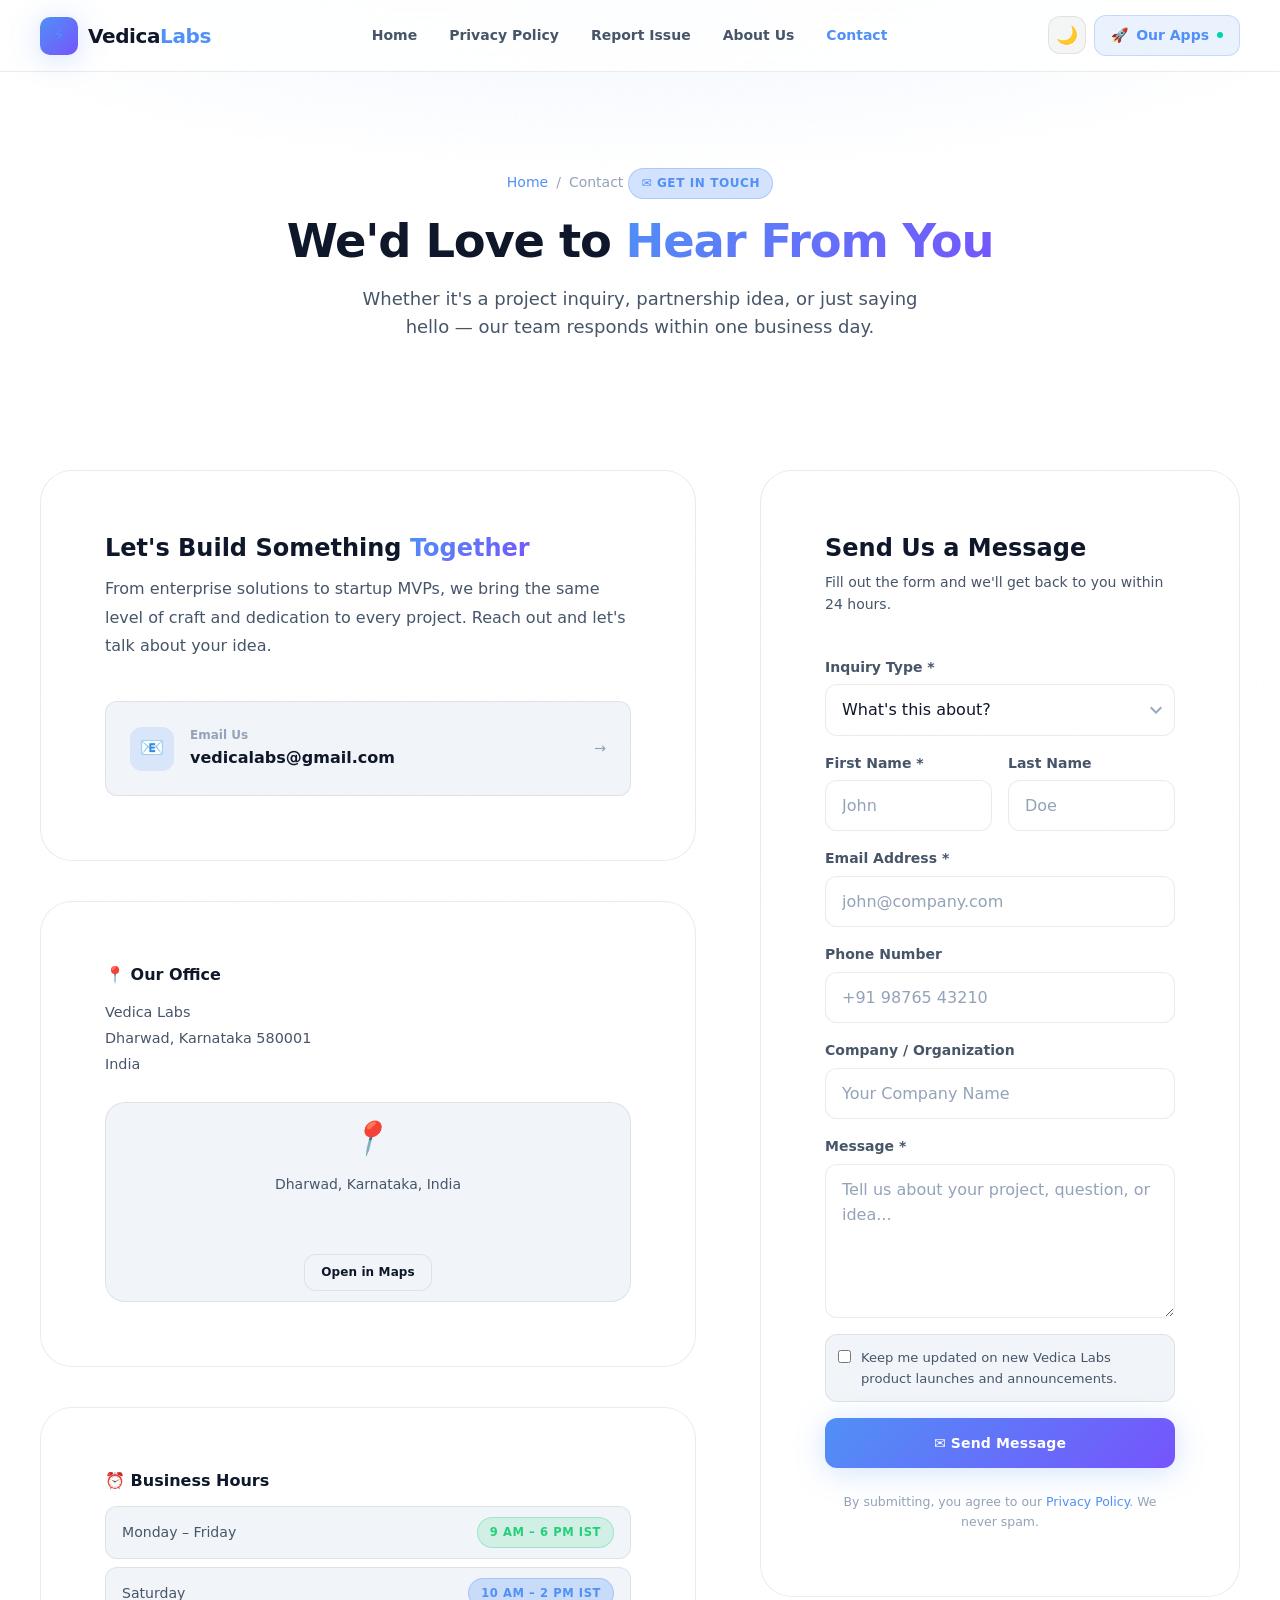
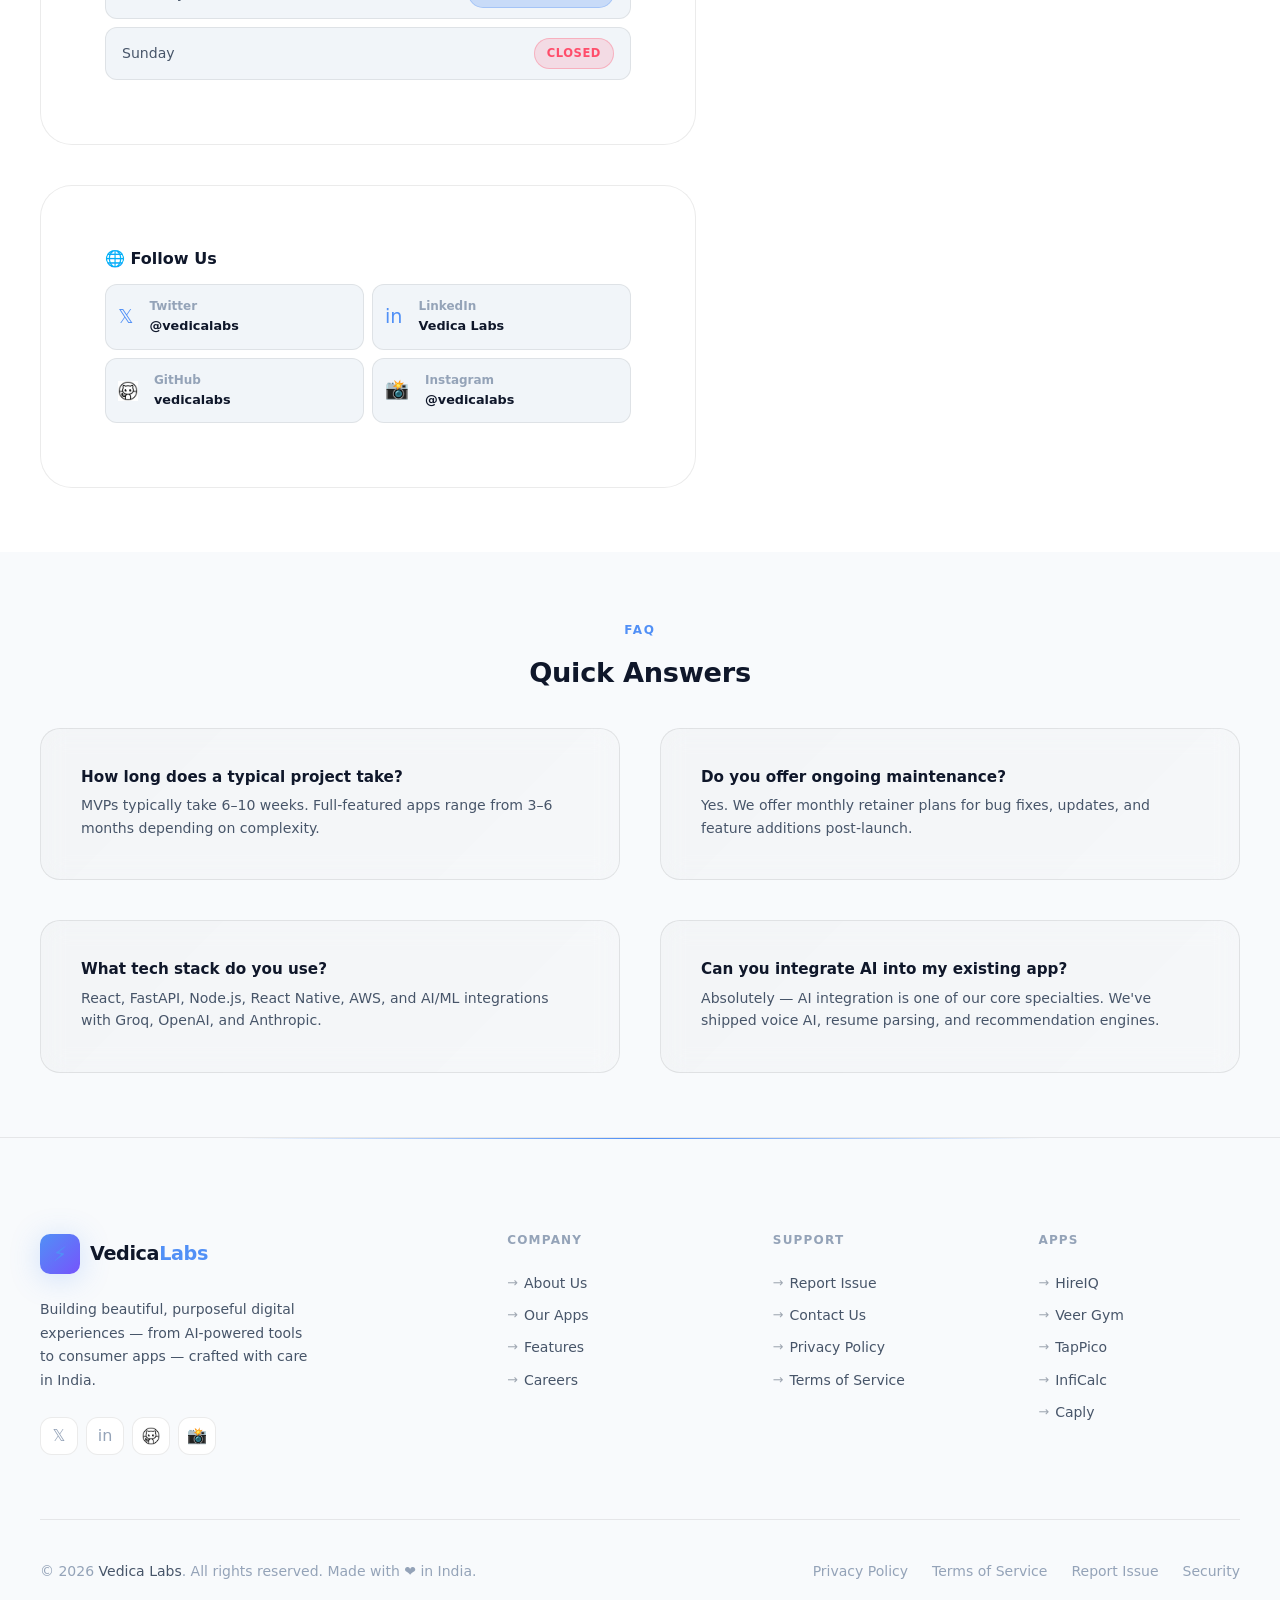
<file: contact.html>
<!DOCTYPE html>
<html lang="en">
<head>
  <meta charset="UTF-8" />
  <meta name="viewport" content="width=device-width, initial-scale=1.0" />

  <meta name="description" content="Contact Vedica Labs — Get in touch with our team. We respond within one business day." />
  <meta name="keywords" content="contact vedica labs, vedicalabs email, app development inquiry dharwad" />
  <meta name="author" content="Vedica Labs" />
  <meta name="robots" content="index, follow" />

  <meta property="og:type" content="website" />
  <meta property="og:url" content="https://vedicalabs.in/contact.html" />
  <meta property="og:title" content="Contact Us — Vedica Labs" />
  <meta property="og:description" content="Get in touch with our team. We'd love to hear from you." />
  <meta property="og:image" content="https://vedicalabs.in/assets/og-image.png" />
  <meta property="og:locale" content="en_IN" />

  <meta name="twitter:card" content="summary_large_image" />
  <meta name="twitter:url" content="https://vedicalabs.in/contact.html" />
  <meta name="twitter:title" content="Contact Us — Vedica Labs" />
  <meta name="twitter:description" content="Get in touch with our team. We'd love to hear from you." />
  <meta name="twitter:image" content="https://vedicalabs.in/assets/og-image.png" />

  <link rel="canonical" href="https://vedicalabs.in/contact.html" />
  <link rel="icon" type="image/svg+xml" href="data:image/svg+xml,%3Csvg xmlns='http://www.w3.org/2000/svg' viewBox='0 0 100 100'%3E%3Ctext y='.9em' font-size='90'%3E⚡%3C/text%3E%3C/svg%3E" />

  <link rel="preconnect" href="https://fonts.googleapis.com" />
  <link rel="preconnect" href="https://fonts.gstatic.com" crossorigin />
  <link rel="preconnect" href="https://pagead2.googlesyndication.com" />
  <link rel="dns-prefetch" href="https://pagead2.googlesyndication.com" />

  <script>
    (function() {
      var theme = localStorage.getItem('vl-theme');
      if (!theme) {
        theme = window.matchMedia('(prefers-color-scheme: light)').matches ? 'light' : 'dark';
      }
      document.documentElement.setAttribute('data-theme', theme);
    })();
  </script>

  <link rel="stylesheet" href="css/variables.css" />
  <link rel="stylesheet" href="css/base.css" />
  <link rel="stylesheet" href="css/navbar.css" />
  <link rel="stylesheet" href="css/footer.css" />
  <link rel="stylesheet" href="css/pages.css" />
  <link rel="stylesheet" href="css/utilities.css" />

  <script type="application/ld+json">
  {
    "@context": "https://schema.org",
    "@type": "Organization",
    "name": "Vedica Labs",
    "url": "https://vedicalabs.in",
    "logo": "https://vedicalabs.in/assets/og-image.png",
    "contactPoint": {
      "@type": "ContactPoint",
      "email": "vedicalabs@gmail.com",
      "contactType": "customer service",
      "availableLanguage": ["English", "Hindi", "Kannada"]
    },
    "address": {
      "@type": "PostalAddress",
      "addressLocality": "Dharwad",
      "addressRegion": "Karnataka",
      "addressCountry": "IN"
    }
  }
  </script>

  <script async src="https://pagead2.googlesyndication.com/pagead/js/adsbygoogle.js?client=ca-pub-XXXXXXXXXXXXXXXX" crossorigin="anonymous"></script>

  <title>Contact Us — Vedica Labs</title>

  <meta http-equiv="Content-Security-Policy" content="default-src 'self'; script-src 'self' 'unsafe-inline' 'unsafe-eval' https://pagead2.googlesyndication.com https://googleads.g.doubleclick.net https://www.google.com; style-src 'self' 'unsafe-inline' https://fonts.googleapis.com; font-src 'self' https://fonts.gstatic.com; img-src 'self' data: https:; frame-src https://pagead2.googlesyndication.com https://googleads.g.doubleclick.net https://google.com https://www.google.com; connect-src 'self' https://pagead2.googlesyndication.com https://googleads.g.doubleclick.net https://google.com https://www.google.com; form-action 'self' mailto:; base-uri 'self'; object-src 'none';" />
  <meta http-equiv="Permissions-Policy" content="geolocation=(), camera=(), microphone=(), payment=(), usb=(), magnetometer=(), accelerometer=(), gyroscope=()" />
  <meta name="referrer" content="strict-origin-when-cross-origin" />
</head>
<body>
  <a href="#main-content" class="skip-link">Skip to main content</a>
  <div class="noise-overlay"></div>
  <div id="navbar-root"></div>

  <main class="page-wrapper" id="main-content">

    <div class="page-hero">
      <div class="container">
        <div class="page-hero-breadcrumb">
          <a href="index.html">Home</a>
          <span>/</span>
          <span>Contact</span>
        </div>
        <span class="badge badge-accent" style="margin-bottom:16px">✉️ Get in Touch</span>
        <h1 class="display-lg" style="margin-bottom:16px">We'd Love to <span class="text-gradient">Hear From You</span></h1>
        <p class="section-desc">Whether it's a project inquiry, partnership idea, or just saying hello — our team responds within one business day.</p>
      </div>
    </div>

    <section class="section-sm">
      <div class="container">
        <div class="contact-layout">

          <div class="contact-info-stack animate-fadeInUp">

            <div class="contact-info-card">
              <h2 style="margin-bottom:12px">Let's Build Something <span class="text-gradient">Together</span></h2>
              <p>From enterprise solutions to startup MVPs, we bring the same level of craft and dedication to every project. Reach out and let's talk about your idea.</p>

              <div class="contact-channels">
                <a href="mailto:vedicalabs@gmail.com" class="channel-item">
                  <div class="channel-icon-wrap" style="background: rgba(79,142,247,0.15)">📧</div>
                  <div class="channel-text">
                    <div class="channel-label">Email Us</div>
                    <div class="channel-value">vedicalabs@gmail.com</div>
                  </div>
                  <span style="color:var(--text-muted); font-size:0.9rem">→</span>
                </a>
              </div>
            </div>

            <div class="contact-info-card">
              <h4 style="font-family:var(--font-display); font-size:1rem; margin-bottom:var(--space-md)">📍 Our Office</h4>
              <p style="color:var(--text-secondary); font-size:0.9rem; line-height:1.8; margin-bottom:var(--space-lg)">
                Vedica Labs<br>
                Dharwad, Karnataka 580001<br>
                India
              </p>
              <div class="map-placeholder">
                <i>📍</i>
                <p>Dharwad, Karnataka, India</p>
                <a href="https://maps.google.com?q=Dharwad,Karnataka,India" target="_blank" rel="noopener noreferrer" class="btn btn-secondary btn-sm" style="margin-top:8px">Open in Maps</a>
              </div>
            </div>

            <div class="contact-info-card">
              <h4 style="font-family:var(--font-display); font-size:1rem; margin-bottom:var(--space-md)">⏰ Business Hours</h4>
              <div style="display:flex; flex-direction:column; gap:8px">
                <div style="display:flex; justify-content:space-between; align-items:center; padding:10px var(--space-md); background:var(--surface-2); border-radius:var(--radius-md); border:1px solid var(--border);">
                  <span style="font-size:0.88rem; color:var(--text-secondary)">Monday – Friday</span>
                  <span class="badge badge-success" style="font-size:0.72rem">9 AM – 6 PM IST</span>
                </div>
                <div style="display:flex; justify-content:space-between; align-items:center; padding:10px var(--space-md); background:var(--surface-2); border-radius:var(--radius-md); border:1px solid var(--border);">
                  <span style="font-size:0.88rem; color:var(--text-secondary)">Saturday</span>
                  <span class="badge badge-accent" style="font-size:0.72rem">10 AM – 2 PM IST</span>
                </div>
                <div style="display:flex; justify-content:space-between; align-items:center; padding:10px var(--space-md); background:var(--surface-2); border-radius:var(--radius-md); border:1px solid var(--border);">
                  <span style="font-size:0.88rem; color:var(--text-secondary)">Sunday</span>
                  <span class="badge badge-danger" style="font-size:0.72rem">Closed</span>
                </div>
              </div>
            </div>

            <div class="contact-info-card">
              <h4 style="font-family:var(--font-display); font-size:1rem; margin-bottom:var(--space-md)">🌐 Follow Us</h4>
              <div style="display:grid; grid-template-columns:1fr 1fr; gap:8px">
                <a href="https://twitter.com/vedicalabs" target="_blank" rel="noopener noreferrer" class="channel-item" style="padding:12px; text-decoration:none; border:1px solid var(--border);">
                  <span style="font-size:1.2rem">𝕏</span>
                  <div class="channel-text">
                    <div class="channel-label">Twitter</div>
                    <div class="channel-value" style="font-size:0.8rem">@vedicalabs</div>
                  </div>
                </a>
                <a href="https://linkedin.com/company/vedicalabs" target="_blank" rel="noopener noreferrer" class="channel-item" style="padding:12px; text-decoration:none; border:1px solid var(--border);">
                  <span style="font-size:1.2rem">in</span>
                  <div class="channel-text">
                    <div class="channel-label">LinkedIn</div>
                    <div class="channel-value" style="font-size:0.8rem">Vedica Labs</div>
                  </div>
                </a>
                <a href="https://github.com/Maruti05" target="_blank" rel="noopener noreferrer" class="channel-item" style="padding:12px; text-decoration:none; border:1px solid var(--border);">
                  <img src="assets/icons8-github.gif" alt="GitHub" style="width:20px;height:20px;" />
                  <div class="channel-text">
                    <div class="channel-label">GitHub</div>
                    <div class="channel-value" style="font-size:0.8rem">vedicalabs</div>
                  </div>
                </a>
                <a href="https://instagram.com/vedicalabs" target="_blank" rel="noopener noreferrer" class="channel-item" style="padding:12px; text-decoration:none; border:1px solid var(--border);">
                  <span style="font-size:1.2rem">📸</span>
                  <div class="channel-text">
                    <div class="channel-label">Instagram</div>
                    <div class="channel-value" style="font-size:0.8rem">@vedicalabs</div>
                  </div>
                </a>
              </div>
            </div>

          </div>

          <div class="animate-fadeInUp animate-delay-1">
            <div class="contact-form-card">
              <h3>Send Us a Message</h3>
              <p class="subtitle">Fill out the form and we'll get back to you within 24 hours.</p>

              <div id="contactSuccess" class="success-toast" style="margin-bottom:16px">
                ✅ Draft opened in your email app. Send it to complete your message.
              </div>

              <form class="contact-form" id="contactForm">

                <div class="form-group">
                  <label class="form-label">Inquiry Type *</label>
                  <select class="form-select" name="inquiryType" id="contactInquiryType" required>
                    <option value="">What's this about?</option>
                    <option>Project / App Development</option>
                    <option>Partnership Opportunity</option>
                    <option>Bug / Technical Issue</option>
                    <option>Press / Media</option>
                    <option>Career Inquiry</option>
                    <option>General Question</option>
                    <option>Other</option>
                  </select>
                </div>

                <div class="form-row" style="grid-template-columns:1fr 1fr">
                  <div class="form-group">
                    <label class="form-label">First Name *</label>
                    <input type="text" class="form-input" id="contactFirstName" name="firstName" placeholder="John" required />
                  </div>
                  <div class="form-group">
                    <label class="form-label">Last Name</label>
                    <input type="text" class="form-input" id="contactLastName" name="lastName" placeholder="Doe" />
                  </div>
                </div>

                <div class="form-group">
                  <label class="form-label">Email Address *</label>
                  <input type="email" class="form-input" id="contactEmail" name="email" placeholder="john@company.com" required />
                </div>

                <div class="form-group">
                  <label class="form-label">Phone Number</label>
                  <input type="tel" class="form-input" id="contactPhone" name="phone" placeholder="+91 98765 43210" />
                </div>

                <div class="form-group">
                  <label class="form-label">Company / Organization</label>
                  <input type="text" class="form-input" id="contactCompany" name="company" placeholder="Your Company Name" />
                </div>

                <div class="form-group">
                  <label class="form-label">Message *</label>
                  <textarea class="form-textarea" id="contactMessage" name="message" rows="5" placeholder="Tell us about your project, question, or idea..." required style="min-height:130px"></textarea>
                </div>

                <div style="display:flex; align-items:flex-start; gap:10px; padding:12px; background:var(--surface-2); border-radius:var(--radius-md); border:1px solid var(--border)">
                  <input type="checkbox" id="newsletter" name="newsletter" style="margin-top:3px; accent-color:var(--accent)" />
                  <label for="newsletter" style="font-size:0.82rem; color:var(--text-secondary); cursor:pointer">Keep me updated on new Vedica Labs product launches and announcements.</label>
                </div>

                <button type="submit" class="btn btn-primary" id="contactSubmitBtn" style="width:100%; justify-content:center; padding:14px;">
                  ✉️ Send Message
                </button>

                <p style="font-size:0.78rem; color:var(--text-muted); text-align:center; margin-top:8px">
                  By submitting, you agree to our <a href="privacy.html" style="color:var(--accent)">Privacy Policy</a>. We never spam.
                </p>
              </form>
            </div>
          </div>

        </div>
      </div>
    </section>

    <section class="section-sm section-alt">
      <div class="container">
        <div class="section-header" style="margin-bottom:var(--space-xl)">
          <span class="section-label">FAQ</span>
          <h2 class="display-sm section-title">Quick Answers</h2>
        </div>
        <div class="grid-2">
          <div class="card">
            <h4 style="margin-bottom:8px; font-size:0.95rem">How long does a typical project take?</h4>
            <p style="color:var(--text-secondary); font-size:0.88rem">MVPs typically take 6–10 weeks. Full-featured apps range from 3–6 months depending on complexity.</p>
          </div>
          <div class="card">
            <h4 style="margin-bottom:8px; font-size:0.95rem">Do you offer ongoing maintenance?</h4>
            <p style="color:var(--text-secondary); font-size:0.88rem">Yes. We offer monthly retainer plans for bug fixes, updates, and feature additions post-launch.</p>
          </div>
          <div class="card">
            <h4 style="margin-bottom:8px; font-size:0.95rem">What tech stack do you use?</h4>
            <p style="color:var(--text-secondary); font-size:0.88rem">React, FastAPI, Node.js, React Native, AWS, and AI/ML integrations with Groq, OpenAI, and Anthropic.</p>
          </div>
          <div class="card">
            <h4 style="margin-bottom:8px; font-size:0.95rem">Can you integrate AI into my existing app?</h4>
            <p style="color:var(--text-secondary); font-size:0.88rem">Absolutely — AI integration is one of our core specialties. We've shipped voice AI, resume parsing, and recommendation engines.</p>
          </div>
        </div>
      </div>
    </section>

  </main>

  <div id="footer-root"></div>

  <script type="module" src="js/app.js"></script>
  <script>
    document.getElementById('contactForm')?.addEventListener('submit', function(e) {
      e.preventDefault();
      const form = e.target;
      const btn = document.getElementById('contactSubmitBtn');
      const successToast = document.getElementById('contactSuccess');
      const formData = new FormData(form);

      const sanitize = window.sanitizeInput || (s => s);
      const sanitizeLine = s => sanitize(s).replace(/[\r\n]/g, ' ').trim();

      const nameValue = [sanitizeLine(formData.get('firstName')), sanitizeLine(formData.get('lastName'))].filter(Boolean).join(' ') || '—';
      const inquiryType = sanitizeLine(formData.get('inquiryType')) || 'Contact Request';
      const newsletterValue = formData.get('newsletter') ? 'Yes' : 'No';

      const body = [
        `Inquiry Type: ${inquiryType}`,
        `Name: ${nameValue}`,
        `Email: ${sanitizeLine(formData.get('email')) || '—'}`,
        `Phone: ${sanitizeLine(formData.get('phone')) || '—'}`,
        `Company / Organization: ${sanitizeLine(formData.get('company')) || '—'}`,
        `Newsletter Opt-in: ${newsletterValue}`,
        ``,
        `Message:`,
        `${sanitize(formData.get('message')) || '—'}`,
        ``,
        `Submitted from: ${window.location.href}`,
        `Submitted at: ${new Date().toLocaleString()}`
      ].join('\n');

      const subject = `Vedica Labs Contact Form — ${inquiryType}`;
      const mailto = window.buildMailtoLink('vedicalabs@gmail.com', subject, body);

      btn.disabled = true;
      btn.textContent = 'Opening email...';
      window.openMailClient(mailto);

      successToast.innerHTML = '✅ Draft opened in your email app. Send it to complete your message.';
      successToast.classList.add('show');

      setTimeout(() => {
        successToast.classList.remove('show');
        btn.disabled = false;
        btn.innerHTML = '✉️ Send Message';
      }, 7000);
    });
  </script>
</body>
</html>
</file>
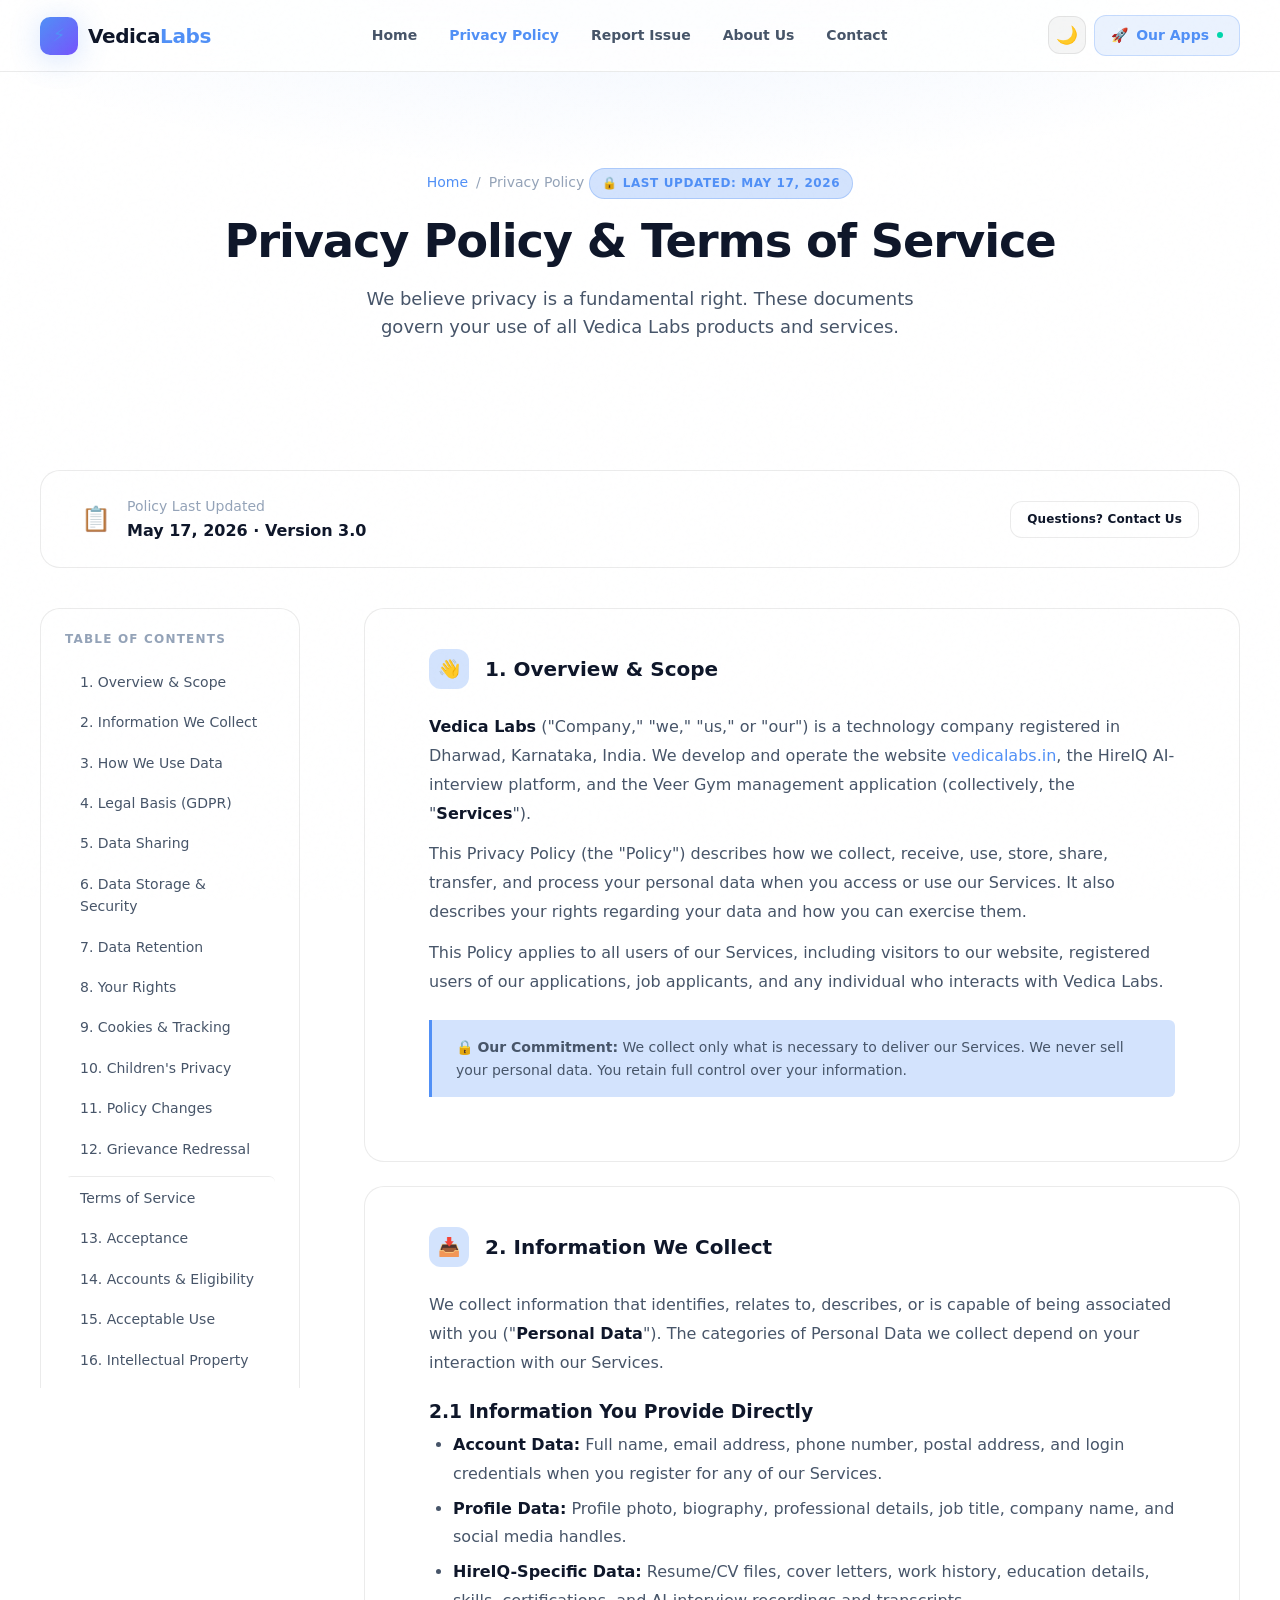
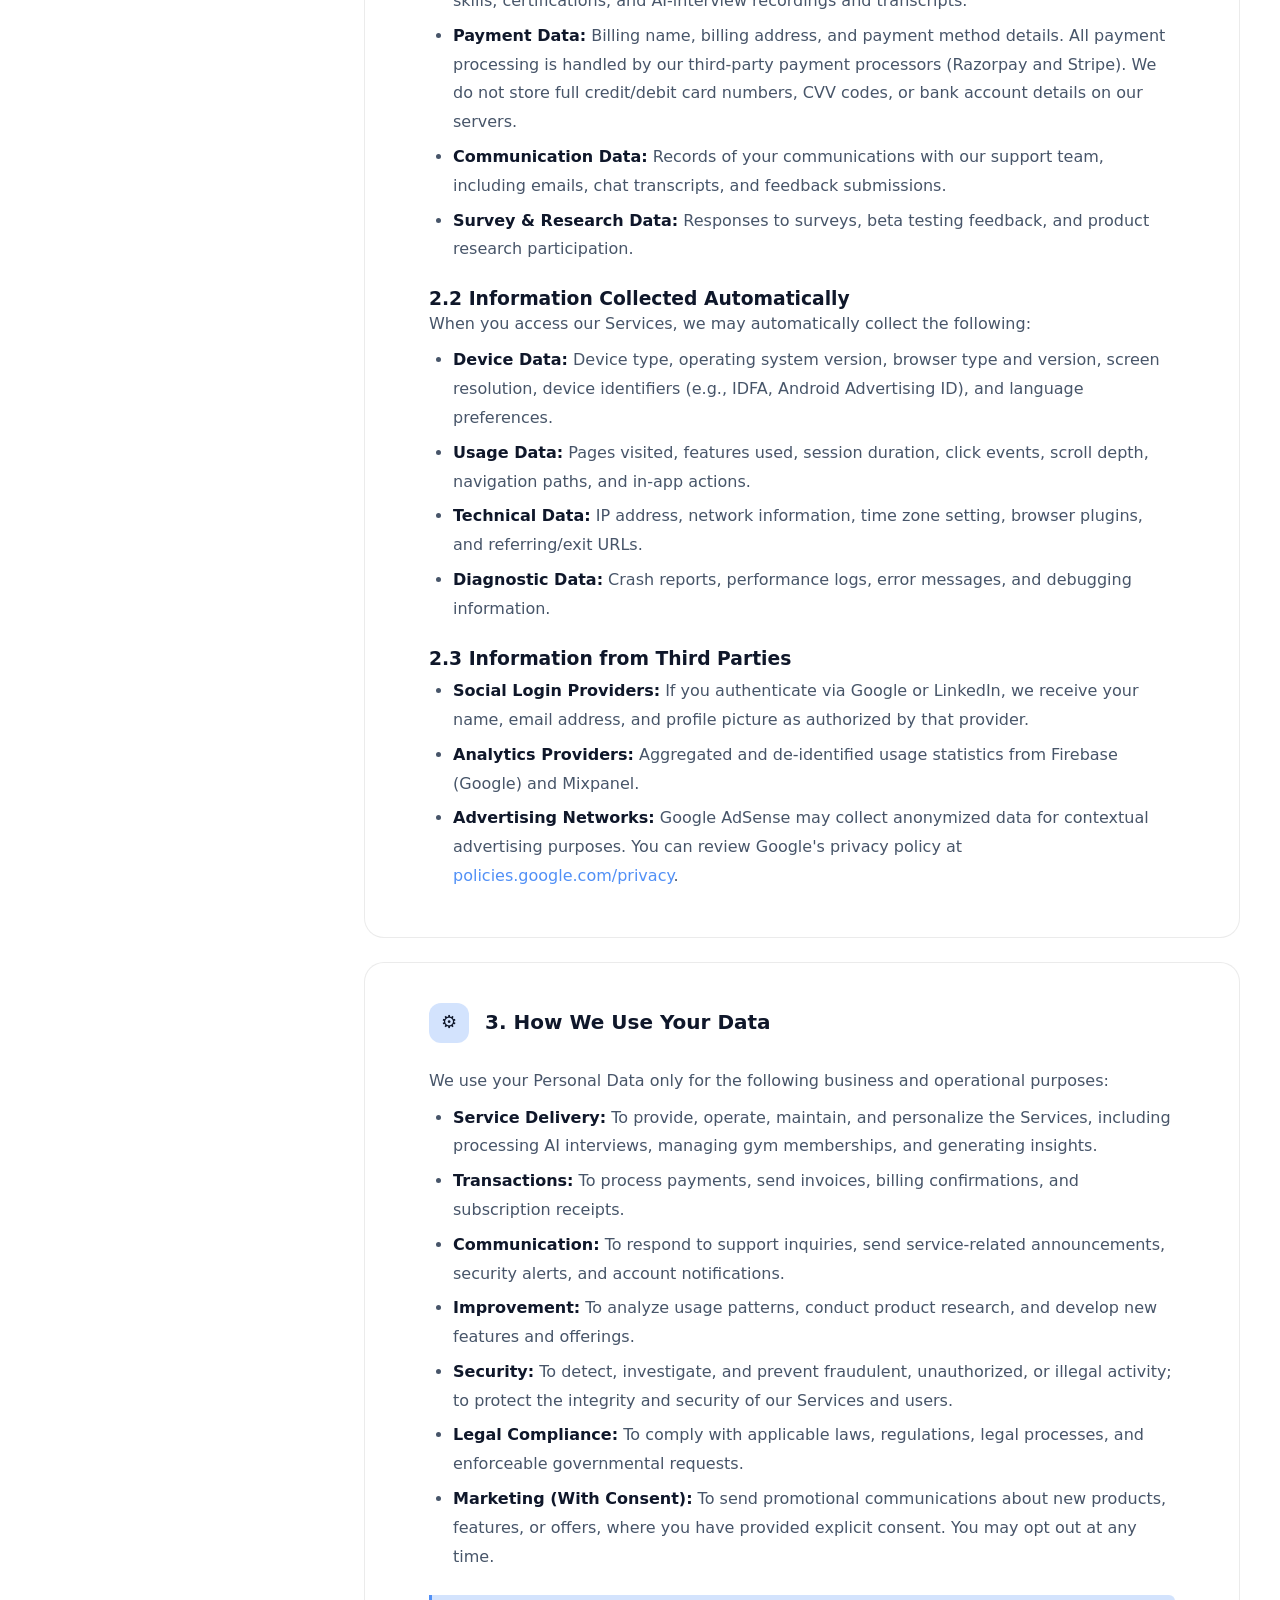
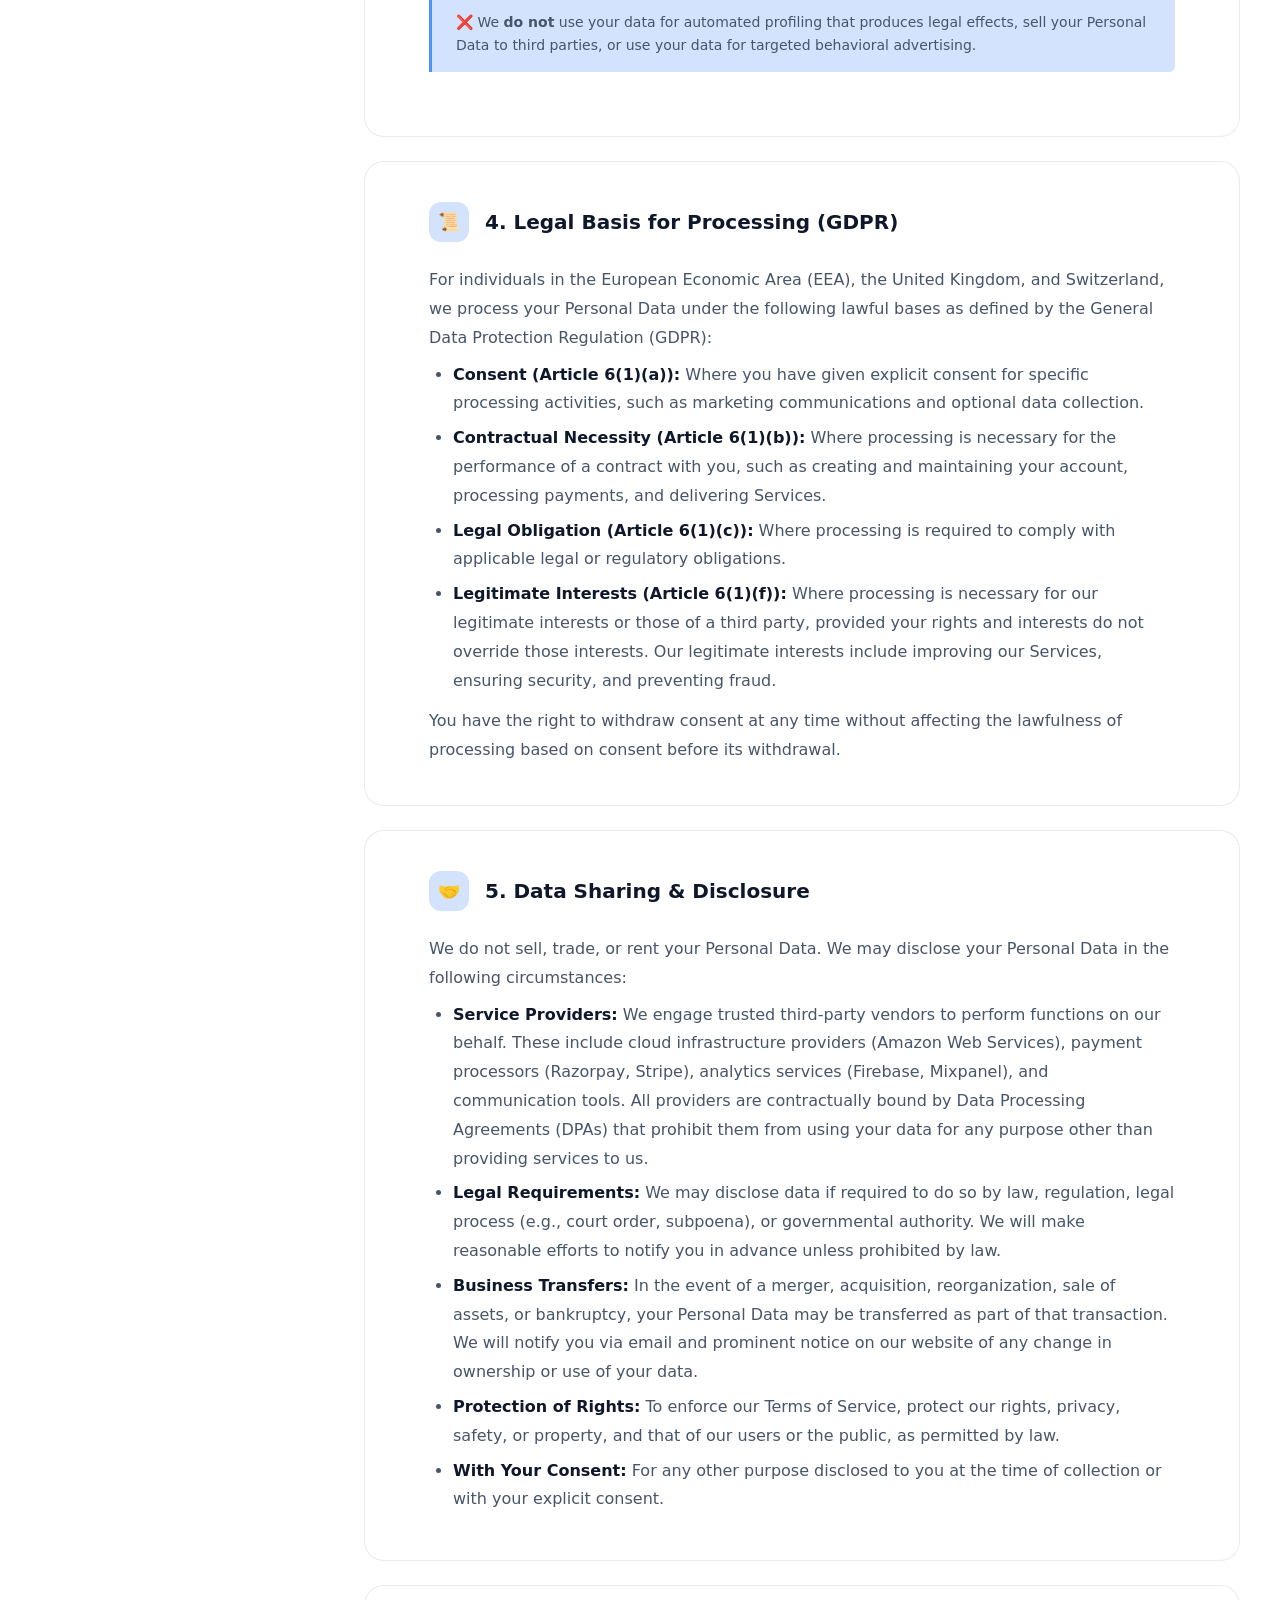
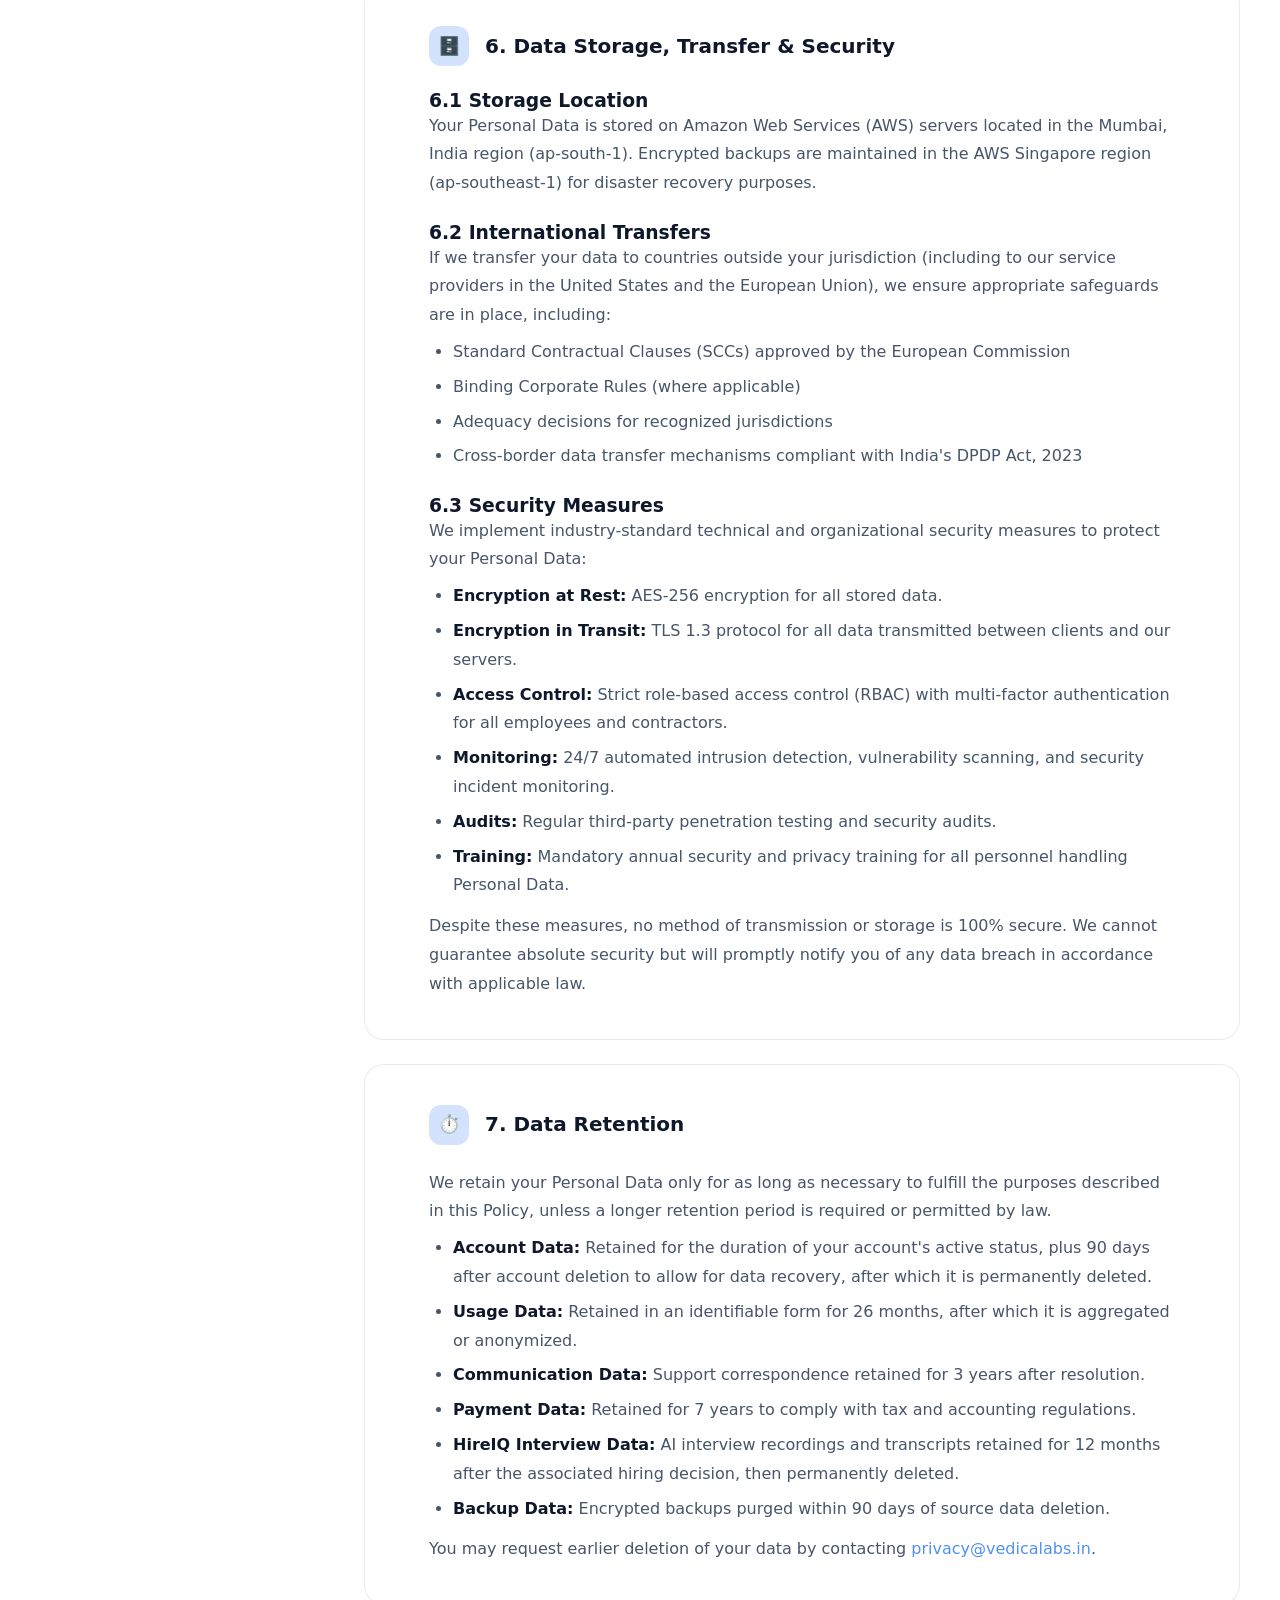
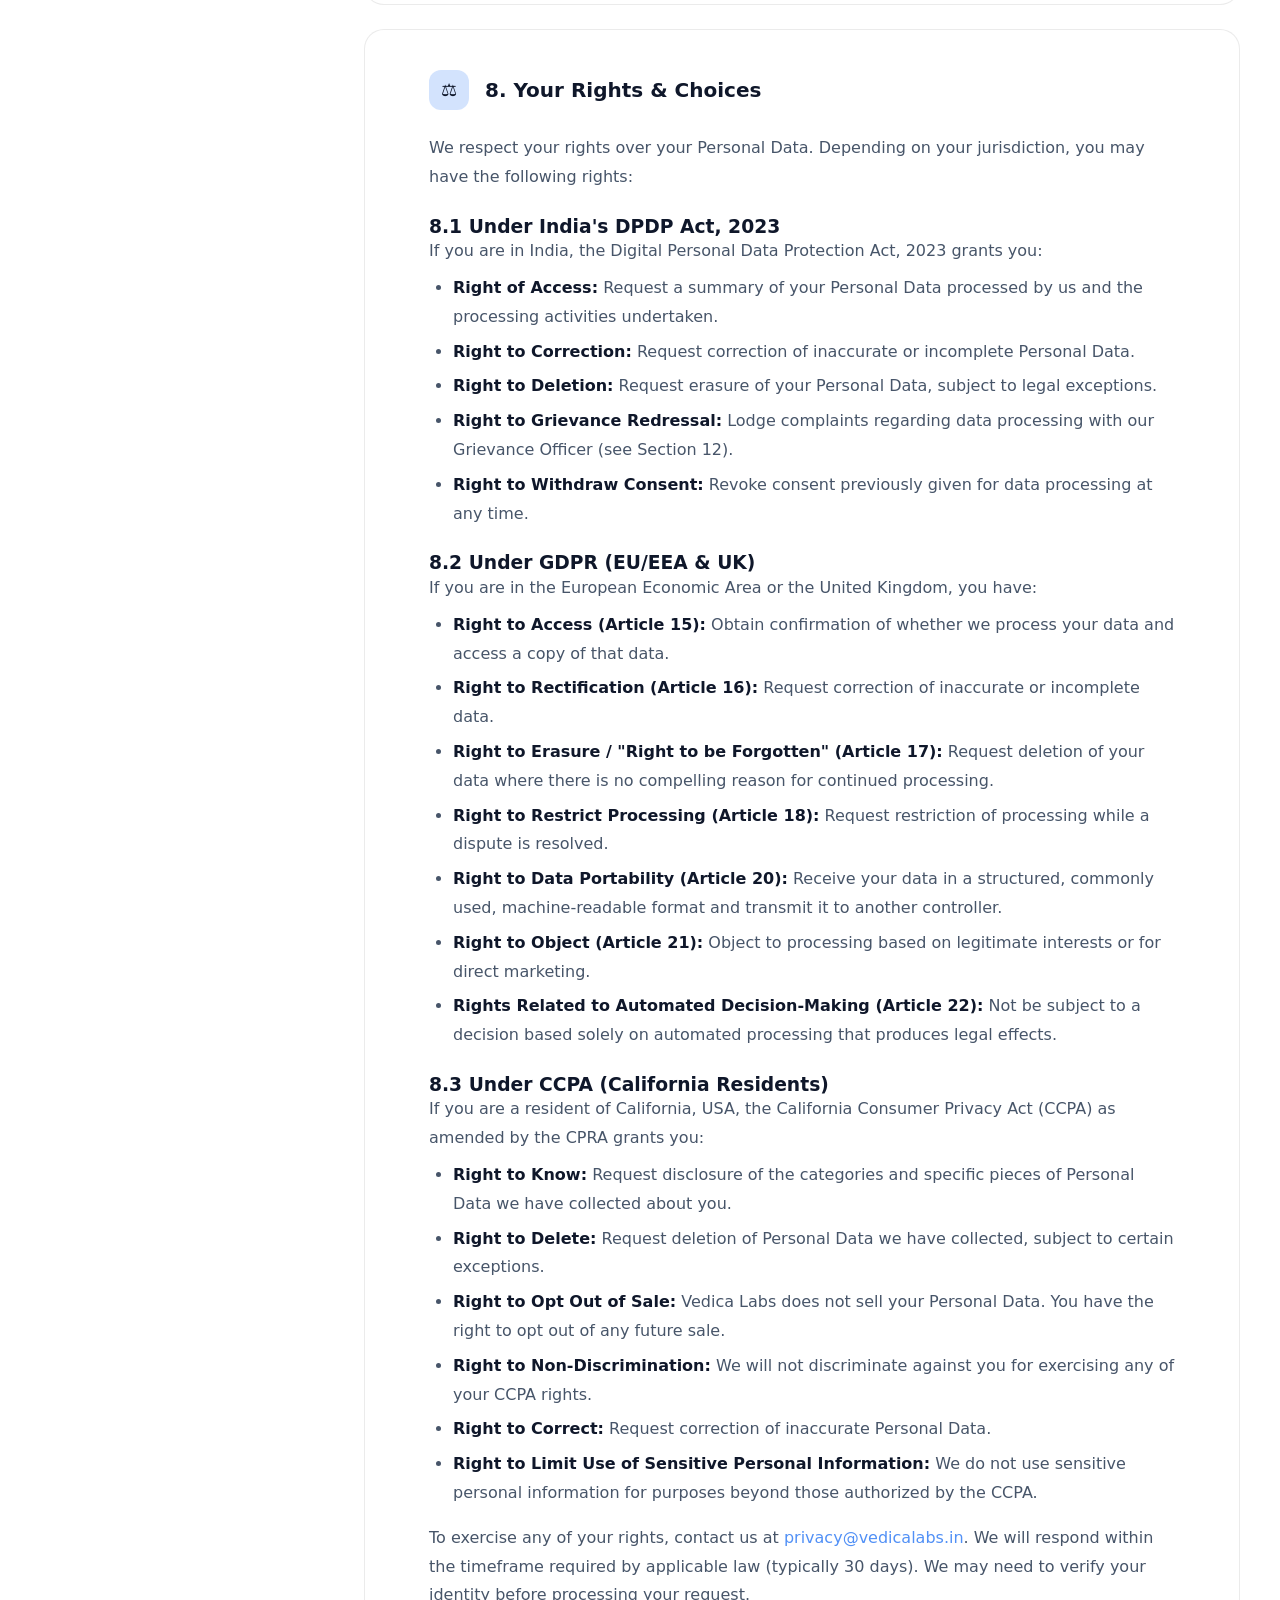
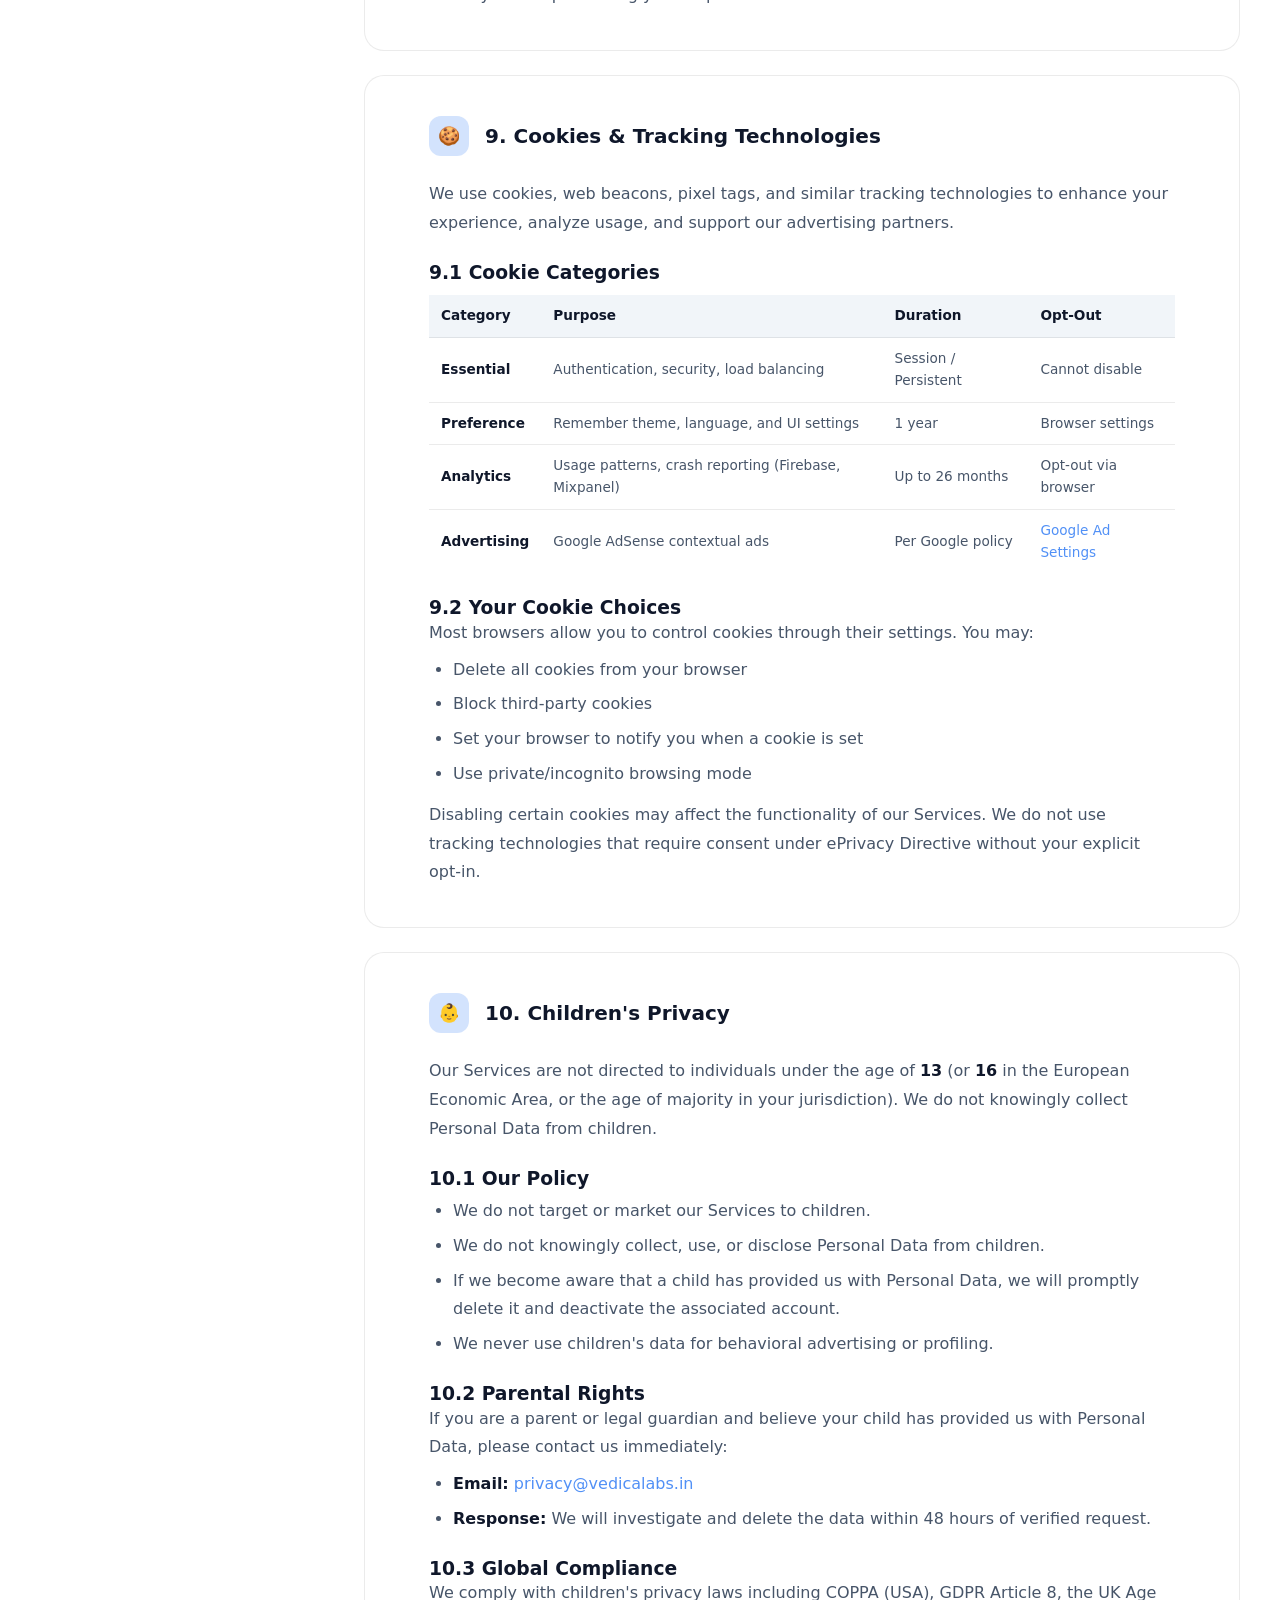
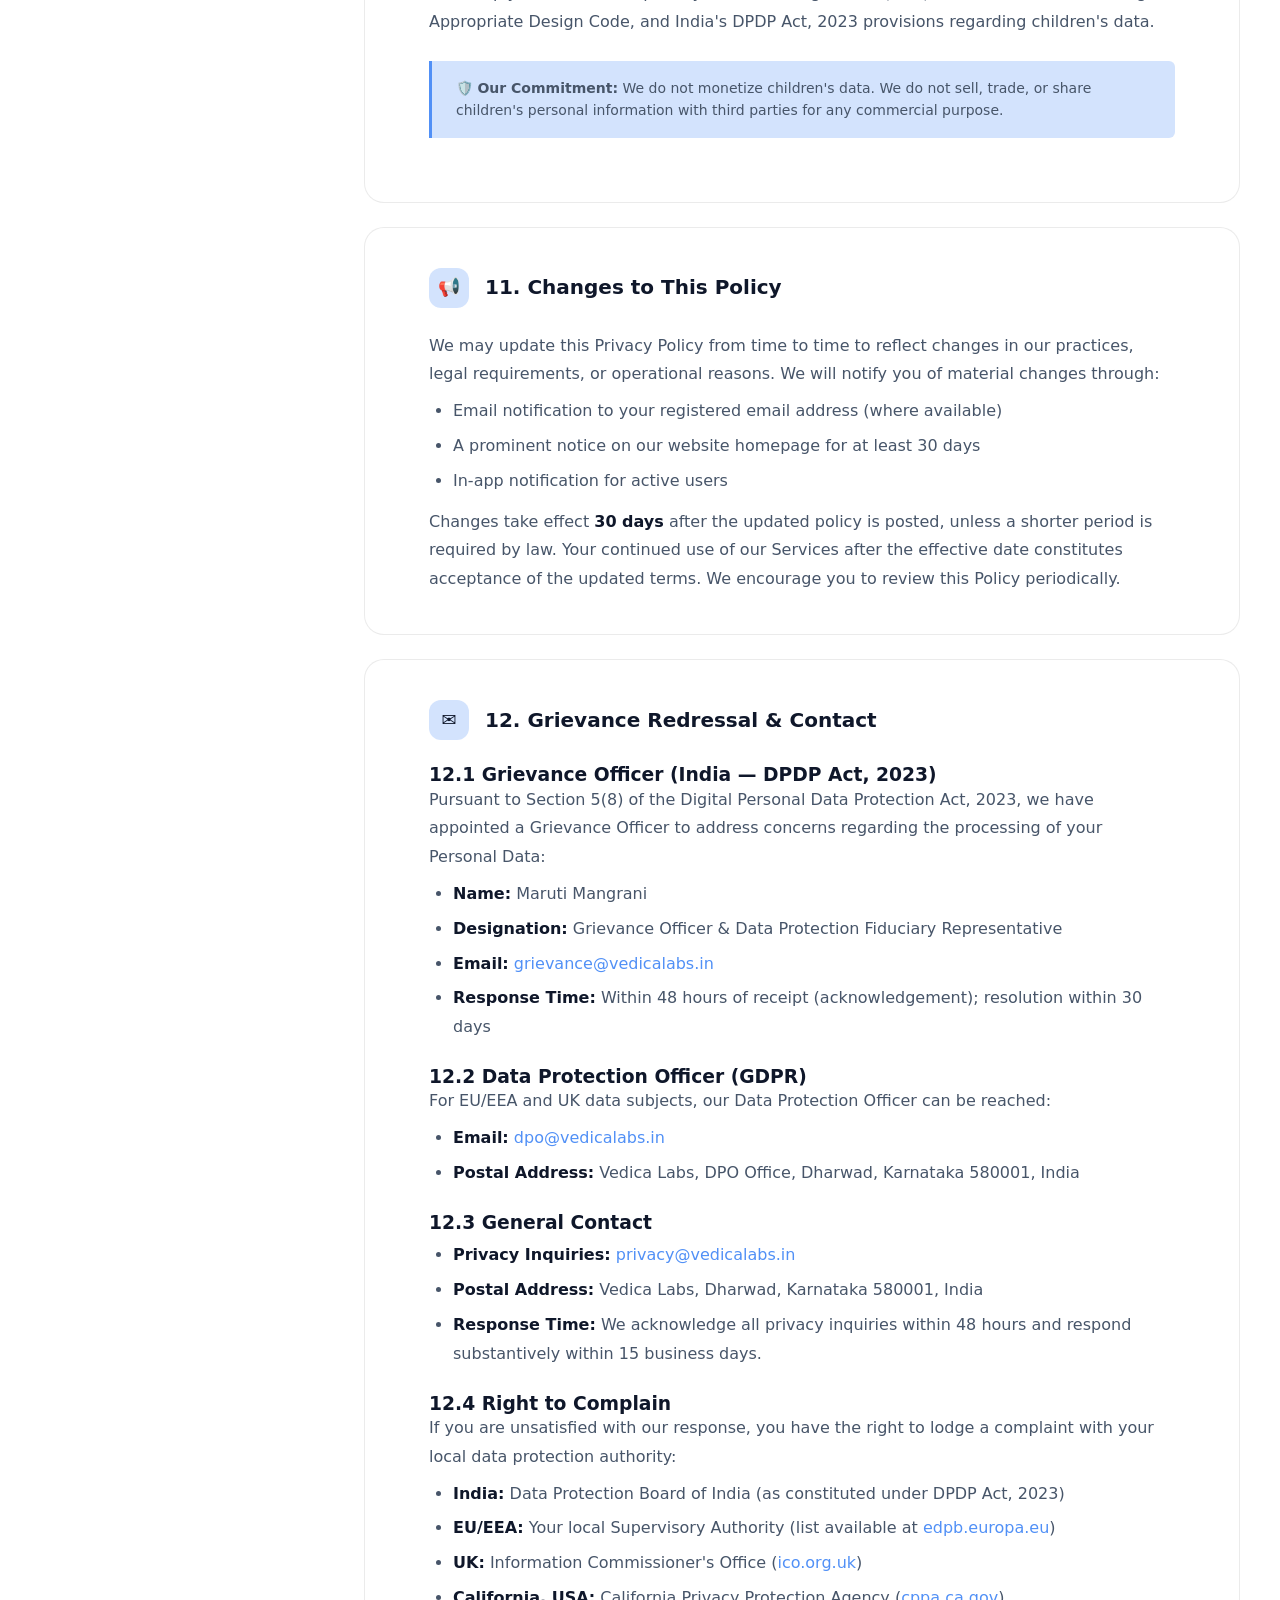
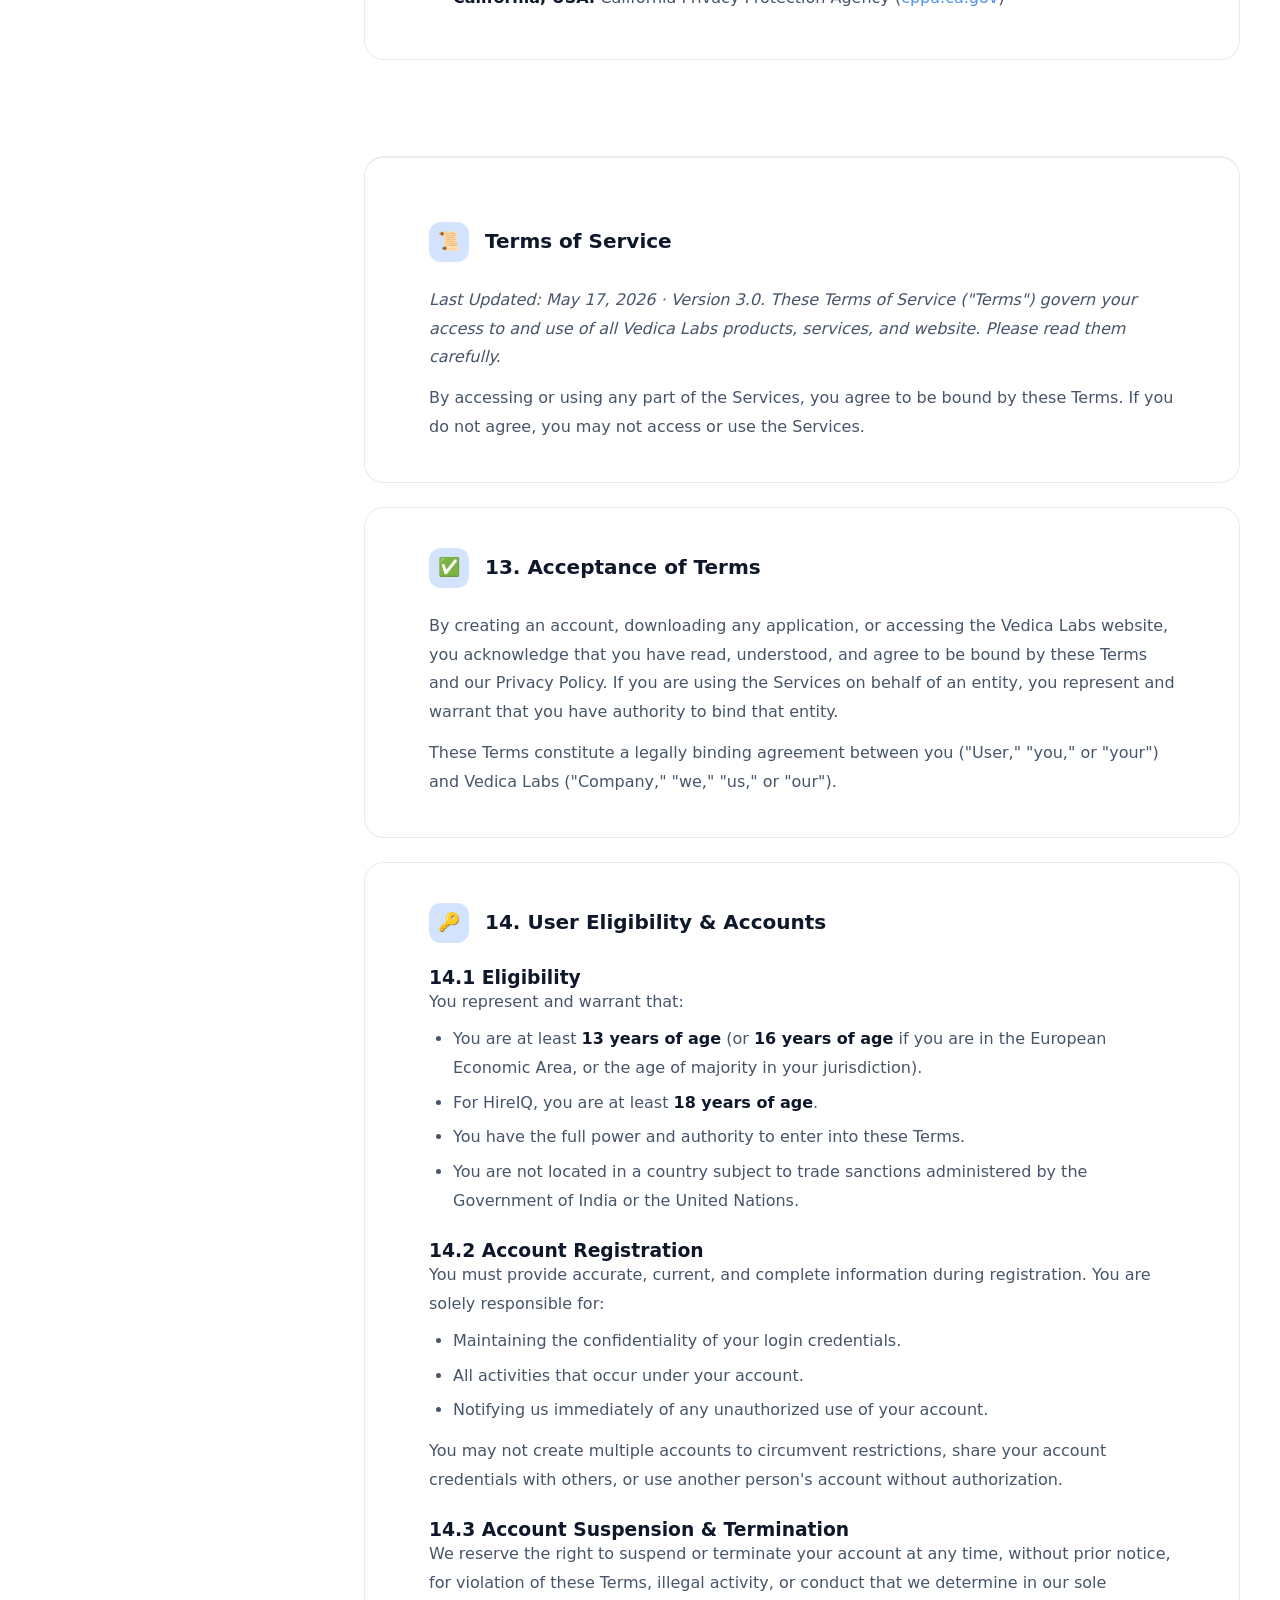
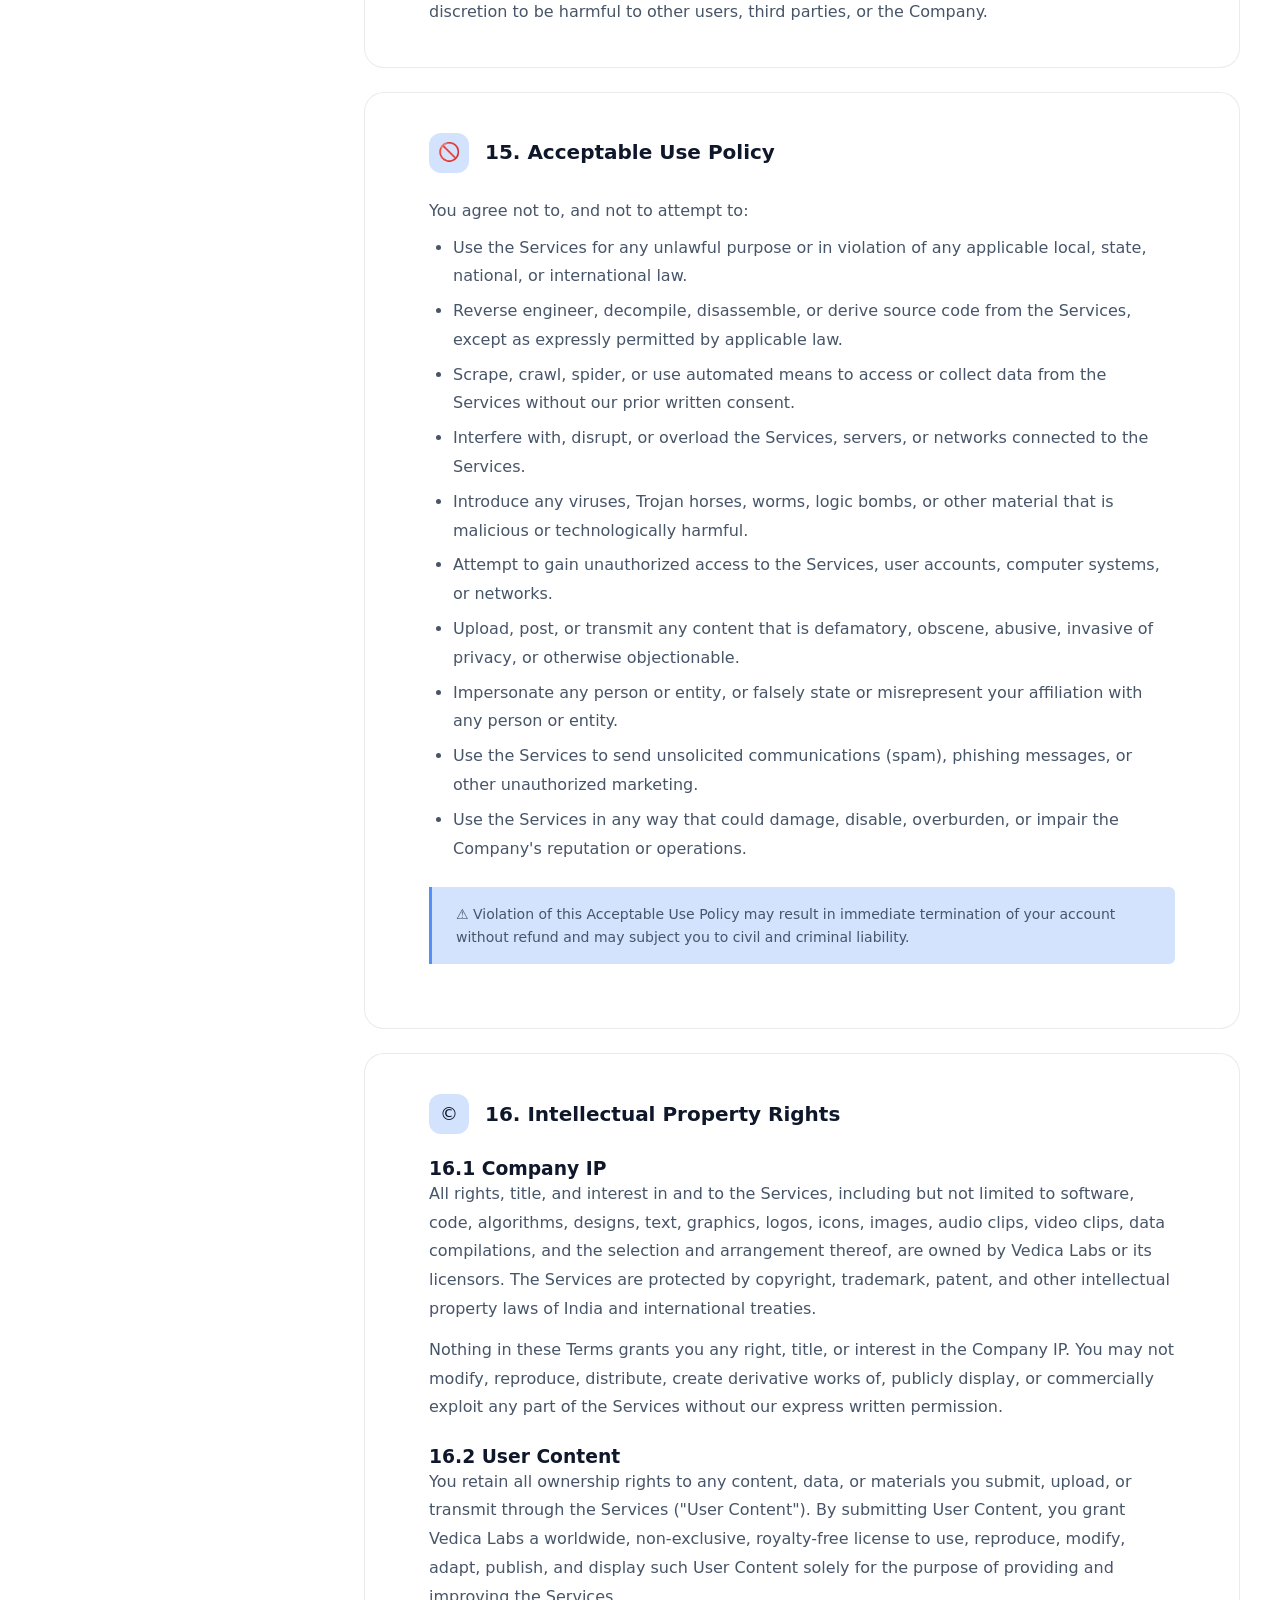
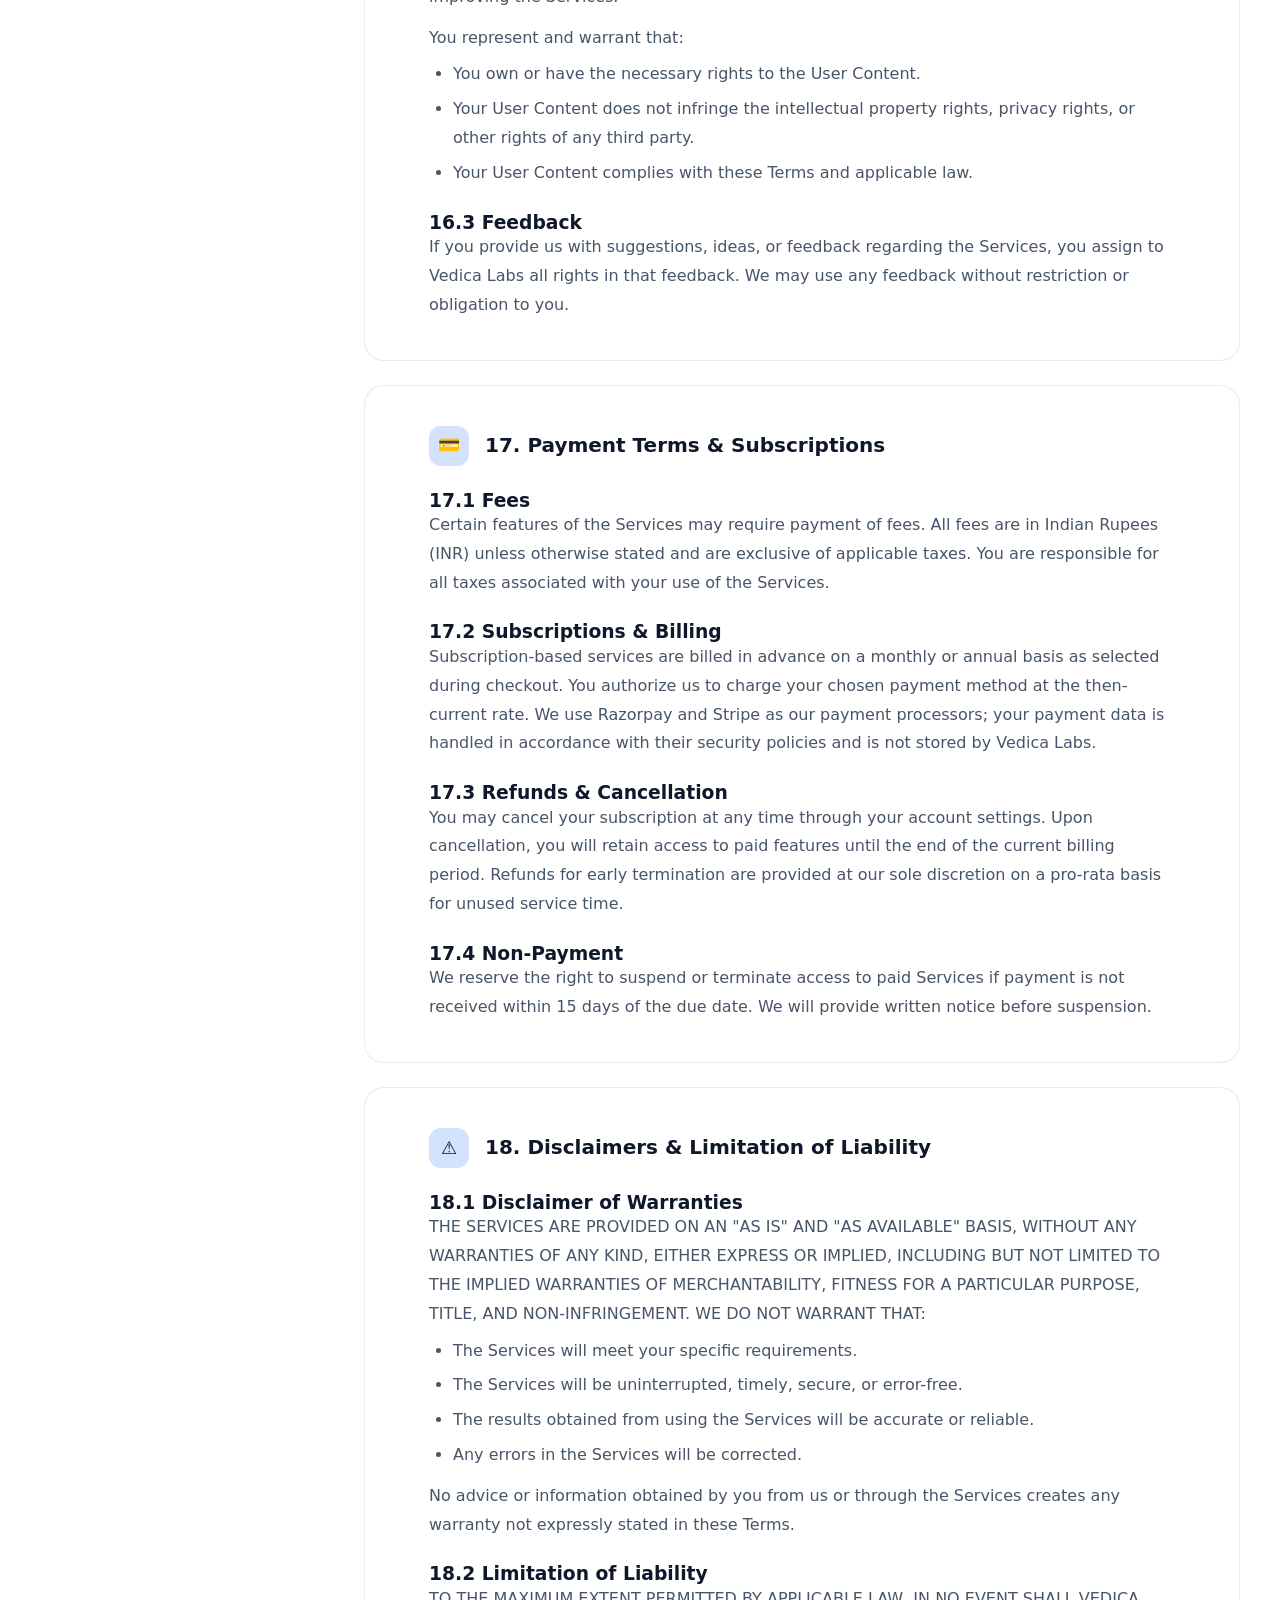
<file: privacy.html>
<!DOCTYPE html>
<html lang="en">
<head>
  <meta charset="UTF-8" />
  <meta name="viewport" content="width=device-width, initial-scale=1.0" />

  <meta name="description" content="Vedica Labs Privacy Policy — How we collect, use, and protect your data. Compliant with DPDP Act 2023, GDPR, and global privacy standards." />
  <meta name="keywords" content="vedica labs privacy policy, data protection, dpdp act, gdpr, privacy india" />
  <meta name="author" content="Vedica Labs" />
  <meta name="robots" content="index, follow" />

  <meta property="og:type" content="website" />
  <meta property="og:url" content="https://vedicalabs.in/privacy.html" />
  <meta property="og:title" content="Privacy Policy — Vedica Labs" />
  <meta property="og:description" content="How we collect, use, and protect your data. We believe privacy is a fundamental right." />
  <meta property="og:image" content="https://vedicalabs.in/assets/og-image.png" />
  <meta property="og:locale" content="en_IN" />

  <meta name="twitter:card" content="summary_large_image" />
  <meta name="twitter:url" content="https://vedicalabs.in/privacy.html" />
  <meta name="twitter:title" content="Privacy Policy — Vedica Labs" />
  <meta name="twitter:description" content="How we collect, use, and protect your data. We believe privacy is a fundamental right." />
  <meta name="twitter:image" content="https://vedicalabs.in/assets/og-image.png" />

  <link rel="canonical" href="https://vedicalabs.in/privacy.html" />
  <link rel="icon" type="image/svg+xml" href="data:image/svg+xml,%3Csvg xmlns='http://www.w3.org/2000/svg' viewBox='0 0 100 100'%3E%3Ctext y='.9em' font-size='90'%3E⚡%3C/text%3E%3C/svg%3E" />

  <link rel="preconnect" href="https://fonts.googleapis.com" />
  <link rel="preconnect" href="https://fonts.gstatic.com" crossorigin />
  <link rel="preconnect" href="https://pagead2.googlesyndication.com" />
  <link rel="dns-prefetch" href="https://pagead2.googlesyndication.com" />

  <script>
    (function() {
      var theme = localStorage.getItem('vl-theme');
      if (!theme) {
        theme = window.matchMedia('(prefers-color-scheme: light)').matches ? 'light' : 'dark';
      }
      document.documentElement.setAttribute('data-theme', theme);
    })();
  </script>

  <link rel="stylesheet" href="css/variables.css" />
  <link rel="stylesheet" href="css/base.css" />
  <link rel="stylesheet" href="css/navbar.css" />
  <link rel="stylesheet" href="css/footer.css" />
  <link rel="stylesheet" href="css/pages.css" />
  <link rel="stylesheet" href="css/utilities.css" />

  <script type="application/ld+json">
  {
    "@context": "https://schema.org",
    "@type": "Organization",
    "name": "Vedica Labs",
    "url": "https://vedicalabs.in",
    "logo": "https://vedicalabs.in/assets/og-image.png",
    "description": "Building beautiful, AI-powered digital products for the world.",
    "foundingDate": "2022",
    "address": {
      "@type": "PostalAddress",
      "addressLocality": "Dharwad",
      "addressRegion": "Karnataka",
      "addressCountry": "IN"
    },
    "contactPoint": [
      {
        "@type": "ContactPoint",
        "email": "privacy@vedicalabs.in",
        "contactType": "privacy inquiry"
      },
      {
        "@type": "ContactPoint",
        "email": "dpo@vedicalabs.in",
        "contactType": "data protection officer"
      },
      {
        "@type": "ContactPoint",
        "email": "grievance@vedicalabs.in",
        "contactType": "grievance redressal"
      },
      {
        "@type": "ContactPoint",
        "email": "legal@vedicalabs.in",
        "contactType": "legal"
      }
    ]
  }
  </script>

  <script async src="https://pagead2.googlesyndication.com/pagead/js/adsbygoogle.js?client=ca-pub-XXXXXXXXXXXXXXXX" crossorigin="anonymous"></script>

  <title>Privacy Policy — Vedica Labs</title>

  <meta http-equiv="Content-Security-Policy" content="default-src 'self'; script-src 'self' 'unsafe-inline' 'unsafe-eval' https://pagead2.googlesyndication.com https://googleads.g.doubleclick.net https://www.google.com; style-src 'self' 'unsafe-inline' https://fonts.googleapis.com; font-src 'self' https://fonts.gstatic.com; img-src 'self' data: https:; frame-src https://pagead2.googlesyndication.com https://googleads.g.doubleclick.net https://google.com https://www.google.com; connect-src 'self' https://pagead2.googlesyndication.com https://googleads.g.doubleclick.net https://google.com https://www.google.com; form-action 'self' mailto:; base-uri 'self'; object-src 'none';" />
  <meta http-equiv="Permissions-Policy" content="geolocation=(), camera=(), microphone=(), payment=(), usb=(), magnetometer=(), accelerometer=(), gyroscope=()" />
  <meta name="referrer" content="strict-origin-when-cross-origin" />
</head>
<body>
  <a href="#main-content" class="skip-link">Skip to main content</a>
  <div class="noise-overlay"></div>
  <div id="navbar-root"></div>

  <main class="page-wrapper" id="main-content">

    <div class="page-hero">
      <div class="container">
        <div class="page-hero-breadcrumb">
          <a href="index.html">Home</a>
          <span>/</span>
          <span>Privacy Policy</span>
        </div>
        <span class="badge badge-accent" style="margin-bottom:16px">🔒 Last Updated: May 17, 2026</span>
        <h1 class="display-lg" style="margin-bottom:16px">Privacy Policy &amp; Terms of Service</h1>
        <p class="section-desc">We believe privacy is a fundamental right. These documents govern your use of all Vedica Labs products and services.</p>
      </div>
    </div>

    <section class="section-sm">
      <div class="container" style="max-width: 1400px;">

        <div class="policy-updated">
          <div class="policy-updated-icon">📋</div>
          <div>
            <div class="policy-updated-label">Policy Last Updated</div>
            <div class="policy-updated-date">May 17, 2026 · Version 3.0</div>
          </div>
          <a href="contact.html" class="btn btn-secondary btn-sm" style="margin-left:auto">Questions? Contact Us</a>
        </div>

        <div class="policy-layout">

           <div class="policy-sidebar">
            <div class="policy-toc">
              <h4>Table of Contents</h4>
              <ul class="toc-links">
                <li><a href="#overview" class="active">1. Overview &amp; Scope</a></li>
                <li><a href="#collection">2. Information We Collect</a></li>
                <li><a href="#usage">3. How We Use Data</a></li>
                <li><a href="#legal-basis">4. Legal Basis (GDPR)</a></li>
                <li><a href="#sharing">5. Data Sharing</a></li>
                <li><a href="#storage">6. Data Storage &amp; Security</a></li>
                <li><a href="#retention">7. Data Retention</a></li>
                <li><a href="#rights">8. Your Rights</a></li>
                <li><a href="#cookies">9. Cookies &amp; Tracking</a></li>
                <li><a href="#children">10. Children's Privacy</a></li>
                <li><a href="#changes">11. Policy Changes</a></li>
                <li><a href="#contact-section">12. Grievance Redressal</a></li>
                <li><a href="#terms" style="border-top:1px solid var(--border);padding-top:10px;margin-top:6px">Terms of Service</a></li>
                <li><a href="#tos-acceptance">13. Acceptance</a></li>
                <li><a href="#tos-accounts">14. Accounts &amp; Eligibility</a></li>
                <li><a href="#tos-conduct">15. Acceptable Use</a></li>
                <li><a href="#tos-ip">16. Intellectual Property</a></li>
                <li><a href="#tos-payment">17. Payments</a></li>
                <li><a href="#tos-liability">18. Disclaimers &amp; Liability</a></li>
                <li><a href="#tos-disputes">19. Disputes &amp; Governing Law</a></li>
                <li><a href="#tos-dmca">20. DMCA Notice</a></li>
              </ul>
            </div>
          </div>

           <div class="policy-content">

            <!-- ============================================================ -->
            <!-- PRIVACY POLICY                                                -->
            <!-- ============================================================ -->

            <div class="policy-section" id="overview">
              <div class="policy-section-header">
                <div class="policy-section-icon">👋</div>
                <h2>1. Overview &amp; Scope</h2>
              </div>
              <p><strong style="color:var(--text-primary)">Vedica Labs</strong> ("Company," "we," "us," or "our") is a technology company registered in Dharwad, Karnataka, India. We develop and operate the website <a href="https://vedicalabs.in" style="color:var(--accent)">vedicalabs.in</a>, the HireIQ AI-interview platform, and the Veer Gym management application (collectively, the "<strong style="color:var(--text-primary)">Services</strong>").</p>
              <p style="margin-top:12px">This Privacy Policy (the "Policy") describes how we collect, receive, use, store, share, transfer, and process your personal data when you access or use our Services. It also describes your rights regarding your data and how you can exercise them.</p>
              <p style="margin-top:12px">This Policy applies to all users of our Services, including visitors to our website, registered users of our applications, job applicants, and any individual who interacts with Vedica Labs.</p>
              <div class="policy-highlight">
                🔒 <strong>Our Commitment:</strong> We collect only what is necessary to deliver our Services. We never sell your personal data. You retain full control over your information.
              </div>
            </div>

            <div class="policy-section" id="collection">
              <div class="policy-section-header">
                <div class="policy-section-icon">📥</div>
                <h2>2. Information We Collect</h2>
              </div>
              <p>We collect information that identifies, relates to, describes, or is capable of being associated with you ("<strong style="color:var(--text-primary)">Personal Data</strong>"). The categories of Personal Data we collect depend on your interaction with our Services.</p>

              <h3 style="margin-top:24px;color:var(--text-primary)">2.1 Information You Provide Directly</h3>
              <ul>
                <li><strong style="color:var(--text-primary)">Account Data:</strong> Full name, email address, phone number, postal address, and login credentials when you register for any of our Services.</li>
                <li><strong style="color:var(--text-primary)">Profile Data:</strong> Profile photo, biography, professional details, job title, company name, and social media handles.</li>
                <li><strong style="color:var(--text-primary)">HireIQ-Specific Data:</strong> Resume/CV files, cover letters, work history, education details, skills, certifications, and AI-interview recordings and transcripts.</li>
                <li><strong style="color:var(--text-primary)">Payment Data:</strong> Billing name, billing address, and payment method details. All payment processing is handled by our third-party payment processors (Razorpay and Stripe). We do not store full credit/debit card numbers, CVV codes, or bank account details on our servers.</li>
                <li><strong style="color:var(--text-primary)">Communication Data:</strong> Records of your communications with our support team, including emails, chat transcripts, and feedback submissions.</li>
                <li><strong style="color:var(--text-primary)">Survey &amp; Research Data:</strong> Responses to surveys, beta testing feedback, and product research participation.</li>
              </ul>

              <h3 style="margin-top:24px;color:var(--text-primary)">2.2 Information Collected Automatically</h3>
              <p>When you access our Services, we may automatically collect the following:</p>
              <ul>
                <li><strong style="color:var(--text-primary)">Device Data:</strong> Device type, operating system version, browser type and version, screen resolution, device identifiers (e.g., IDFA, Android Advertising ID), and language preferences.</li>
                <li><strong style="color:var(--text-primary)">Usage Data:</strong> Pages visited, features used, session duration, click events, scroll depth, navigation paths, and in-app actions.</li>
                <li><strong style="color:var(--text-primary)">Technical Data:</strong> IP address, network information, time zone setting, browser plugins, and referring/exit URLs.</li>
                <li><strong style="color:var(--text-primary)">Diagnostic Data:</strong> Crash reports, performance logs, error messages, and debugging information.</li>
              </ul>

              <h3 style="margin-top:24px;color:var(--text-primary)">2.3 Information from Third Parties</h3>
              <ul>
                <li><strong style="color:var(--text-primary)">Social Login Providers:</strong> If you authenticate via Google or LinkedIn, we receive your name, email address, and profile picture as authorized by that provider.</li>
                <li><strong style="color:var(--text-primary)">Analytics Providers:</strong> Aggregated and de-identified usage statistics from Firebase (Google) and Mixpanel.</li>
                <li><strong style="color:var(--text-primary)">Advertising Networks:</strong> Google AdSense may collect anonymized data for contextual advertising purposes. You can review Google's privacy policy at <a href="https://policies.google.com/privacy" style="color:var(--accent)" target="_blank" rel="noopener noreferrer">policies.google.com/privacy</a>.</li>
              </ul>
            </div>

            <div class="policy-section" id="usage">
              <div class="policy-section-header">
                <div class="policy-section-icon">⚙️</div>
                <h2>3. How We Use Your Data</h2>
              </div>
              <p>We use your Personal Data only for the following business and operational purposes:</p>
              <ul>
                <li><strong style="color:var(--text-primary)">Service Delivery:</strong> To provide, operate, maintain, and personalize the Services, including processing AI interviews, managing gym memberships, and generating insights.</li>
                <li><strong style="color:var(--text-primary)">Transactions:</strong> To process payments, send invoices, billing confirmations, and subscription receipts.</li>
                <li><strong style="color:var(--text-primary)">Communication:</strong> To respond to support inquiries, send service-related announcements, security alerts, and account notifications.</li>
                <li><strong style="color:var(--text-primary)">Improvement:</strong> To analyze usage patterns, conduct product research, and develop new features and offerings.</li>
                <li><strong style="color:var(--text-primary)">Security:</strong> To detect, investigate, and prevent fraudulent, unauthorized, or illegal activity; to protect the integrity and security of our Services and users.</li>
                <li><strong style="color:var(--text-primary)">Legal Compliance:</strong> To comply with applicable laws, regulations, legal processes, and enforceable governmental requests.</li>
                <li><strong style="color:var(--text-primary)">Marketing (With Consent):</strong> To send promotional communications about new products, features, or offers, where you have provided explicit consent. You may opt out at any time.</li>
              </ul>
              <div class="policy-highlight">
                ❌ We <strong>do not</strong> use your data for automated profiling that produces legal effects, sell your Personal Data to third parties, or use your data for targeted behavioral advertising.
              </div>
            </div>

            <div class="policy-section" id="legal-basis">
              <div class="policy-section-header">
                <div class="policy-section-icon">📜</div>
                <h2>4. Legal Basis for Processing (GDPR)</h2>
              </div>
              <p>For individuals in the European Economic Area (EEA), the United Kingdom, and Switzerland, we process your Personal Data under the following lawful bases as defined by the General Data Protection Regulation (GDPR):</p>
              <ul>
                <li><strong style="color:var(--text-primary)">Consent (Article 6(1)(a)):</strong> Where you have given explicit consent for specific processing activities, such as marketing communications and optional data collection.</li>
                <li><strong style="color:var(--text-primary)">Contractual Necessity (Article 6(1)(b)):</strong> Where processing is necessary for the performance of a contract with you, such as creating and maintaining your account, processing payments, and delivering Services.</li>
                <li><strong style="color:var(--text-primary)">Legal Obligation (Article 6(1)(c)):</strong> Where processing is required to comply with applicable legal or regulatory obligations.</li>
                <li><strong style="color:var(--text-primary)">Legitimate Interests (Article 6(1)(f)):</strong> Where processing is necessary for our legitimate interests or those of a third party, provided your rights and interests do not override those interests. Our legitimate interests include improving our Services, ensuring security, and preventing fraud.</li>
              </ul>
              <p style="margin-top:12px">You have the right to withdraw consent at any time without affecting the lawfulness of processing based on consent before its withdrawal.</p>
            </div>

            <div class="policy-section" id="sharing">
              <div class="policy-section-header">
                <div class="policy-section-icon">🤝</div>
                <h2>5. Data Sharing &amp; Disclosure</h2>
              </div>
              <p>We do not sell, trade, or rent your Personal Data. We may disclose your Personal Data in the following circumstances:</p>
              <ul>
                <li><strong style="color:var(--text-primary)">Service Providers:</strong> We engage trusted third-party vendors to perform functions on our behalf. These include cloud infrastructure providers (Amazon Web Services), payment processors (Razorpay, Stripe), analytics services (Firebase, Mixpanel), and communication tools. All providers are contractually bound by Data Processing Agreements (DPAs) that prohibit them from using your data for any purpose other than providing services to us.</li>
                <li><strong style="color:var(--text-primary)">Legal Requirements:</strong> We may disclose data if required to do so by law, regulation, legal process (e.g., court order, subpoena), or governmental authority. We will make reasonable efforts to notify you in advance unless prohibited by law.</li>
                <li><strong style="color:var(--text-primary)">Business Transfers:</strong> In the event of a merger, acquisition, reorganization, sale of assets, or bankruptcy, your Personal Data may be transferred as part of that transaction. We will notify you via email and prominent notice on our website of any change in ownership or use of your data.</li>
                <li><strong style="color:var(--text-primary)">Protection of Rights:</strong> To enforce our Terms of Service, protect our rights, privacy, safety, or property, and that of our users or the public, as permitted by law.</li>
                <li><strong style="color:var(--text-primary)">With Your Consent:</strong> For any other purpose disclosed to you at the time of collection or with your explicit consent.</li>
              </ul>
            </div>

            <div class="policy-section" id="storage">
              <div class="policy-section-header">
                <div class="policy-section-icon">🗄️</div>
                <h2>6. Data Storage, Transfer &amp; Security</h2>
              </div>

              <h3 style="margin-top:24px;color:var(--text-primary)">6.1 Storage Location</h3>
              <p>Your Personal Data is stored on Amazon Web Services (AWS) servers located in the Mumbai, India region (ap-south-1). Encrypted backups are maintained in the AWS Singapore region (ap-southeast-1) for disaster recovery purposes.</p>

              <h3 style="margin-top:24px;color:var(--text-primary)">6.2 International Transfers</h3>
              <p>If we transfer your data to countries outside your jurisdiction (including to our service providers in the United States and the European Union), we ensure appropriate safeguards are in place, including:</p>
              <ul>
                <li>Standard Contractual Clauses (SCCs) approved by the European Commission</li>
                <li>Binding Corporate Rules (where applicable)</li>
                <li>Adequacy decisions for recognized jurisdictions</li>
                <li>Cross-border data transfer mechanisms compliant with India's DPDP Act, 2023</li>
              </ul>

              <h3 style="margin-top:24px;color:var(--text-primary)">6.3 Security Measures</h3>
              <p>We implement industry-standard technical and organizational security measures to protect your Personal Data:</p>
              <ul>
                <li><strong style="color:var(--text-primary)">Encryption at Rest:</strong> AES-256 encryption for all stored data.</li>
                <li><strong style="color:var(--text-primary)">Encryption in Transit:</strong> TLS 1.3 protocol for all data transmitted between clients and our servers.</li>
                <li><strong style="color:var(--text-primary)">Access Control:</strong> Strict role-based access control (RBAC) with multi-factor authentication for all employees and contractors.</li>
                <li><strong style="color:var(--text-primary)">Monitoring:</strong> 24/7 automated intrusion detection, vulnerability scanning, and security incident monitoring.</li>
                <li><strong style="color:var(--text-primary)">Audits:</strong> Regular third-party penetration testing and security audits.</li>
                <li><strong style="color:var(--text-primary)">Training:</strong> Mandatory annual security and privacy training for all personnel handling Personal Data.</li>
              </ul>
              <p style="margin-top:12px">Despite these measures, no method of transmission or storage is 100% secure. We cannot guarantee absolute security but will promptly notify you of any data breach in accordance with applicable law.</p>
            </div>

            <div class="policy-section" id="retention">
              <div class="policy-section-header">
                <div class="policy-section-icon">⏱️</div>
                <h2>7. Data Retention</h2>
              </div>
              <p>We retain your Personal Data only for as long as necessary to fulfill the purposes described in this Policy, unless a longer retention period is required or permitted by law.</p>
              <ul>
                <li><strong style="color:var(--text-primary)">Account Data:</strong> Retained for the duration of your account's active status, plus 90 days after account deletion to allow for data recovery, after which it is permanently deleted.</li>
                <li><strong style="color:var(--text-primary)">Usage Data:</strong> Retained in an identifiable form for 26 months, after which it is aggregated or anonymized.</li>
                <li><strong style="color:var(--text-primary)">Communication Data:</strong> Support correspondence retained for 3 years after resolution.</li>
                <li><strong style="color:var(--text-primary)">Payment Data:</strong> Retained for 7 years to comply with tax and accounting regulations.</li>
                <li><strong style="color:var(--text-primary)">HireIQ Interview Data:</strong> AI interview recordings and transcripts retained for 12 months after the associated hiring decision, then permanently deleted.</li>
                <li><strong style="color:var(--text-primary)">Backup Data:</strong> Encrypted backups purged within 90 days of source data deletion.</li>
              </ul>
              <p style="margin-top:12px">You may request earlier deletion of your data by contacting <a href="mailto:privacy@vedicalabs.in" style="color:var(--accent)">privacy@vedicalabs.in</a>.</p>
            </div>

            <div class="policy-section" id="rights">
              <div class="policy-section-header">
                <div class="policy-section-icon">⚖️</div>
                <h2>8. Your Rights &amp; Choices</h2>
              </div>
              <p>We respect your rights over your Personal Data. Depending on your jurisdiction, you may have the following rights:</p>

              <h3 style="margin-top:24px;color:var(--text-primary)">8.1 Under India's DPDP Act, 2023</h3>
              <p>If you are in India, the Digital Personal Data Protection Act, 2023 grants you:</p>
              <ul>
                <li><strong style="color:var(--text-primary)">Right of Access:</strong> Request a summary of your Personal Data processed by us and the processing activities undertaken.</li>
                <li><strong style="color:var(--text-primary)">Right to Correction:</strong> Request correction of inaccurate or incomplete Personal Data.</li>
                <li><strong style="color:var(--text-primary)">Right to Deletion:</strong> Request erasure of your Personal Data, subject to legal exceptions.</li>
                <li><strong style="color:var(--text-primary)">Right to Grievance Redressal:</strong> Lodge complaints regarding data processing with our Grievance Officer (see Section 12).</li>
                <li><strong style="color:var(--text-primary)">Right to Withdraw Consent:</strong> Revoke consent previously given for data processing at any time.</li>
              </ul>

              <h3 style="margin-top:24px;color:var(--text-primary)">8.2 Under GDPR (EU/EEA &amp; UK)</h3>
              <p>If you are in the European Economic Area or the United Kingdom, you have:</p>
              <ul>
                <li><strong style="color:var(--text-primary)">Right to Access (Article 15):</strong> Obtain confirmation of whether we process your data and access a copy of that data.</li>
                <li><strong style="color:var(--text-primary)">Right to Rectification (Article 16):</strong> Request correction of inaccurate or incomplete data.</li>
                <li><strong style="color:var(--text-primary)">Right to Erasure / "Right to be Forgotten" (Article 17):</strong> Request deletion of your data where there is no compelling reason for continued processing.</li>
                <li><strong style="color:var(--text-primary)">Right to Restrict Processing (Article 18):</strong> Request restriction of processing while a dispute is resolved.</li>
                <li><strong style="color:var(--text-primary)">Right to Data Portability (Article 20):</strong> Receive your data in a structured, commonly used, machine-readable format and transmit it to another controller.</li>
                <li><strong style="color:var(--text-primary)">Right to Object (Article 21):</strong> Object to processing based on legitimate interests or for direct marketing.</li>
                <li><strong style="color:var(--text-primary)">Rights Related to Automated Decision-Making (Article 22):</strong> Not be subject to a decision based solely on automated processing that produces legal effects.</li>
              </ul>

              <h3 style="margin-top:24px;color:var(--text-primary)">8.3 Under CCPA (California Residents)</h3>
              <p>If you are a resident of California, USA, the California Consumer Privacy Act (CCPA) as amended by the CPRA grants you:</p>
              <ul>
                <li><strong style="color:var(--text-primary)">Right to Know:</strong> Request disclosure of the categories and specific pieces of Personal Data we have collected about you.</li>
                <li><strong style="color:var(--text-primary)">Right to Delete:</strong> Request deletion of Personal Data we have collected, subject to certain exceptions.</li>
                <li><strong style="color:var(--text-primary)">Right to Opt Out of Sale:</strong> Vedica Labs does not sell your Personal Data. You have the right to opt out of any future sale.</li>
                <li><strong style="color:var(--text-primary)">Right to Non-Discrimination:</strong> We will not discriminate against you for exercising any of your CCPA rights.</li>
                <li><strong style="color:var(--text-primary)">Right to Correct:</strong> Request correction of inaccurate Personal Data.</li>
                <li><strong style="color:var(--text-primary)">Right to Limit Use of Sensitive Personal Information:</strong> We do not use sensitive personal information for purposes beyond those authorized by the CCPA.</li>
              </ul>

              <p style="margin-top:16px;">To exercise any of your rights, contact us at <a href="mailto:privacy@vedicalabs.in" style="color:var(--accent)">privacy@vedicalabs.in</a>. We will respond within the timeframe required by applicable law (typically 30 days). We may need to verify your identity before processing your request.</p>
            </div>

            <div class="policy-section" id="cookies">
              <div class="policy-section-header">
                <div class="policy-section-icon">🍪</div>
                <h2>9. Cookies &amp; Tracking Technologies</h2>
              </div>
              <p>We use cookies, web beacons, pixel tags, and similar tracking technologies to enhance your experience, analyze usage, and support our advertising partners.</p>

              <h3 style="margin-top:24px;color:var(--text-primary)">9.1 Cookie Categories</h3>
              <table style="width:100%;border-collapse:collapse;margin-top:12px;font-size:0.85rem">
                <thead>
                  <tr style="background:var(--surface-2);border-bottom:1px solid var(--border)">
                    <th style="padding:10px 12px;text-align:left;font-family:var(--font-display)">Category</th>
                    <th style="padding:10px 12px;text-align:left;font-family:var(--font-display)">Purpose</th>
                    <th style="padding:10px 12px;text-align:left;font-family:var(--font-display)">Duration</th>
                    <th style="padding:10px 12px;text-align:left;font-family:var(--font-display)">Opt-Out</th>
                  </tr>
                </thead>
                <tbody>
                  <tr style="border-bottom:1px solid var(--border)">
                    <td style="padding:10px 12px"><strong>Essential</strong></td>
                    <td style="padding:10px 12px;color:var(--text-secondary)">Authentication, security, load balancing</td>
                    <td style="padding:10px 12px;color:var(--text-secondary)">Session / Persistent</td>
                    <td style="padding:10px 12px;color:var(--text-secondary)">Cannot disable</td>
                  </tr>
                  <tr style="border-bottom:1px solid var(--border)">
                    <td style="padding:10px 12px"><strong>Preference</strong></td>
                    <td style="padding:10px 12px;color:var(--text-secondary)">Remember theme, language, and UI settings</td>
                    <td style="padding:10px 12px;color:var(--text-secondary)">1 year</td>
                    <td style="padding:10px 12px;color:var(--text-secondary)">Browser settings</td>
                  </tr>
                  <tr style="border-bottom:1px solid var(--border)">
                    <td style="padding:10px 12px"><strong>Analytics</strong></td>
                    <td style="padding:10px 12px;color:var(--text-secondary)">Usage patterns, crash reporting (Firebase, Mixpanel)</td>
                    <td style="padding:10px 12px;color:var(--text-secondary)">Up to 26 months</td>
                    <td style="padding:10px 12px;color:var(--text-secondary)">Opt-out via browser</td>
                  </tr>
                  <tr>
                    <td style="padding:10px 12px"><strong>Advertising</strong></td>
                    <td style="padding:10px 12px;color:var(--text-secondary)">Google AdSense contextual ads</td>
                    <td style="padding:10px 12px;color:var(--text-secondary)">Per Google policy</td>
                    <td style="padding:10px 12px;color:var(--text-secondary)"><a href="https://adssettings.google.com" target="_blank" rel="noopener noreferrer" style="color:var(--accent)">Google Ad Settings</a></td>
                  </tr>
                </tbody>
              </table>

              <h3 style="margin-top:24px;color:var(--text-primary)">9.2 Your Cookie Choices</h3>
              <p>Most browsers allow you to control cookies through their settings. You may:</p>
              <ul>
                <li>Delete all cookies from your browser</li>
                <li>Block third-party cookies</li>
                <li>Set your browser to notify you when a cookie is set</li>
                <li>Use private/incognito browsing mode</li>
              </ul>
              <p style="margin-top:12px">Disabling certain cookies may affect the functionality of our Services. We do not use tracking technologies that require consent under ePrivacy Directive without your explicit opt-in.</p>
            </div>

            <div class="policy-section" id="children">
              <div class="policy-section-header">
                <div class="policy-section-icon">👶</div>
                <h2>10. Children's Privacy</h2>
              </div>
              <p>Our Services are not directed to individuals under the age of <strong style="color:var(--text-primary)">13</strong> (or <strong style="color:var(--text-primary)">16</strong> in the European Economic Area, or the age of majority in your jurisdiction). We do not knowingly collect Personal Data from children.</p>

              <h3 style="margin-top:24px;color:var(--text-primary)">10.1 Our Policy</h3>
              <ul>
                <li>We do not target or market our Services to children.</li>
                <li>We do not knowingly collect, use, or disclose Personal Data from children.</li>
                <li>If we become aware that a child has provided us with Personal Data, we will promptly delete it and deactivate the associated account.</li>
                <li>We never use children's data for behavioral advertising or profiling.</li>
              </ul>

              <h3 style="margin-top:24px;color:var(--text-primary)">10.2 Parental Rights</h3>
              <p>If you are a parent or legal guardian and believe your child has provided us with Personal Data, please contact us immediately:</p>
              <ul>
                <li><strong style="color:var(--text-primary)">Email:</strong> <a href="mailto:privacy@vedicalabs.in" style="color:var(--accent)">privacy@vedicalabs.in</a></li>
                <li><strong style="color:var(--text-primary)">Response:</strong> We will investigate and delete the data within 48 hours of verified request.</li>
              </ul>

              <h3 style="margin-top:24px;color:var(--text-primary)">10.3 Global Compliance</h3>
              <p>We comply with children's privacy laws including COPPA (USA), GDPR Article 8, the UK Age Appropriate Design Code, and India's DPDP Act, 2023 provisions regarding children's data.</p>

              <div class="policy-highlight">
                🛡️ <strong>Our Commitment:</strong> We do not monetize children's data. We do not sell, trade, or share children's personal information with third parties for any commercial purpose.
              </div>
            </div>

            <div class="policy-section" id="changes">
              <div class="policy-section-header">
                <div class="policy-section-icon">📢</div>
                <h2>11. Changes to This Policy</h2>
              </div>
              <p>We may update this Privacy Policy from time to time to reflect changes in our practices, legal requirements, or operational reasons. We will notify you of material changes through:</p>
              <ul>
                <li>Email notification to your registered email address (where available)</li>
                <li>A prominent notice on our website homepage for at least 30 days</li>
                <li>In-app notification for active users</li>
              </ul>
              <p style="margin-top:12px">Changes take effect <strong style="color:var(--text-primary)">30 days</strong> after the updated policy is posted, unless a shorter period is required by law. Your continued use of our Services after the effective date constitutes acceptance of the updated terms. We encourage you to review this Policy periodically.</p>
            </div>

            <div class="policy-section" id="contact-section">
              <div class="policy-section-header">
                <div class="policy-section-icon">✉️</div>
                <h2>12. Grievance Redressal &amp; Contact</h2>
              </div>

              <h3 style="margin-top:24px;color:var(--text-primary)">12.1 Grievance Officer (India — DPDP Act, 2023)</h3>
              <p>Pursuant to Section 5(8) of the Digital Personal Data Protection Act, 2023, we have appointed a Grievance Officer to address concerns regarding the processing of your Personal Data:</p>
              <ul>
                <li><strong style="color:var(--text-primary)">Name:</strong> Maruti Mangrani</li>
                <li><strong style="color:var(--text-primary)">Designation:</strong> Grievance Officer &amp; Data Protection Fiduciary Representative</li>
                <li><strong style="color:var(--text-primary)">Email:</strong> <a href="mailto:grievance@vedicalabs.in" style="color:var(--accent)">grievance@vedicalabs.in</a></li>
                <li><strong style="color:var(--text-primary)">Response Time:</strong> Within 48 hours of receipt (acknowledgement); resolution within 30 days</li>
              </ul>

              <h3 style="margin-top:24px;color:var(--text-primary)">12.2 Data Protection Officer (GDPR)</h3>
              <p>For EU/EEA and UK data subjects, our Data Protection Officer can be reached:</p>
              <ul>
                <li><strong style="color:var(--text-primary)">Email:</strong> <a href="mailto:dpo@vedicalabs.in" style="color:var(--accent)">dpo@vedicalabs.in</a></li>
                <li><strong style="color:var(--text-primary)">Postal Address:</strong> Vedica Labs, DPO Office, Dharwad, Karnataka 580001, India</li>
              </ul>

              <h3 style="margin-top:24px;color:var(--text-primary)">12.3 General Contact</h3>
              <ul>
                <li><strong style="color:var(--text-primary)">Privacy Inquiries:</strong> <a href="mailto:privacy@vedicalabs.in" style="color:var(--accent)">privacy@vedicalabs.in</a></li>
                <li><strong style="color:var(--text-primary)">Postal Address:</strong> Vedica Labs, Dharwad, Karnataka 580001, India</li>
                <li><strong style="color:var(--text-primary)">Response Time:</strong> We acknowledge all privacy inquiries within 48 hours and respond substantively within 15 business days.</li>
              </ul>

              <h3 style="margin-top:24px;color:var(--text-primary)">12.4 Right to Complain</h3>
              <p>If you are unsatisfied with our response, you have the right to lodge a complaint with your local data protection authority:</p>
              <ul>
                <li><strong style="color:var(--text-primary)">India:</strong> Data Protection Board of India (as constituted under DPDP Act, 2023)</li>
                <li><strong style="color:var(--text-primary)">EU/EEA:</strong> Your local Supervisory Authority (list available at <a href="https://edpb.europa.eu/about-edpb/about-edpb/members" style="color:var(--accent)" target="_blank" rel="noopener noreferrer">edpb.europa.eu</a>)</li>
                <li><strong style="color:var(--text-primary)">UK:</strong> Information Commissioner's Office (<a href="https://ico.org.uk" style="color:var(--accent)" target="_blank" rel="noopener noreferrer">ico.org.uk</a>)</li>
                <li><strong style="color:var(--text-primary)">California, USA:</strong> California Privacy Protection Agency (<a href="https://cppa.ca.gov" style="color:var(--accent)" target="_blank" rel="noopener noreferrer">cppa.ca.gov</a>)</li>
              </ul>
            </div>

            <!-- ============================================================ -->
            <!-- TERMS OF SERVICE                                             -->
            <!-- ============================================================ -->

            <div class="policy-section" id="terms" style="margin-top:var(--space-3xl);padding-top:var(--space-2xl);border-top:2px solid var(--border)">
              <div class="policy-section-header">
                <div class="policy-section-icon">📜</div>
                <h2>Terms of Service</h2>
              </div>
              <p><em>Last Updated: May 17, 2026 · Version 3.0. These Terms of Service ("Terms") govern your access to and use of all Vedica Labs products, services, and website. Please read them carefully.</em></p>
              <p style="margin-top:12px">By accessing or using any part of the Services, you agree to be bound by these Terms. If you do not agree, you may not access or use the Services.</p>
            </div>

            <div class="policy-section" id="tos-acceptance">
              <div class="policy-section-header">
                <div class="policy-section-icon">✅</div>
                <h2>13. Acceptance of Terms</h2>
              </div>
              <p>By creating an account, downloading any application, or accessing the Vedica Labs website, you acknowledge that you have read, understood, and agree to be bound by these Terms and our Privacy Policy. If you are using the Services on behalf of an entity, you represent and warrant that you have authority to bind that entity.</p>
              <p style="margin-top:12px">These Terms constitute a legally binding agreement between you ("User," "you," or "your") and Vedica Labs ("Company," "we," "us," or "our").</p>
            </div>

            <div class="policy-section" id="tos-accounts">
              <div class="policy-section-header">
                <div class="policy-section-icon">🔑</div>
                <h2>14. User Eligibility &amp; Accounts</h2>
              </div>

              <h3 style="margin-top:24px;color:var(--text-primary)">14.1 Eligibility</h3>
              <p>You represent and warrant that:</p>
              <ul>
                <li>You are at least <strong style="color:var(--text-primary)">13 years of age</strong> (or <strong style="color:var(--text-primary)">16 years of age</strong> if you are in the European Economic Area, or the age of majority in your jurisdiction).</li>
                <li>For HireIQ, you are at least <strong style="color:var(--text-primary)">18 years of age</strong>.</li>
                <li>You have the full power and authority to enter into these Terms.</li>
                <li>You are not located in a country subject to trade sanctions administered by the Government of India or the United Nations.</li>
              </ul>

              <h3 style="margin-top:24px;color:var(--text-primary)">14.2 Account Registration</h3>
              <p>You must provide accurate, current, and complete information during registration. You are solely responsible for:</p>
              <ul>
                <li>Maintaining the confidentiality of your login credentials.</li>
                <li>All activities that occur under your account.</li>
                <li>Notifying us immediately of any unauthorized use of your account.</li>
              </ul>
              <p style="margin-top:12px">You may not create multiple accounts to circumvent restrictions, share your account credentials with others, or use another person's account without authorization.</p>

              <h3 style="margin-top:24px;color:var(--text-primary)">14.3 Account Suspension &amp; Termination</h3>
              <p>We reserve the right to suspend or terminate your account at any time, without prior notice, for violation of these Terms, illegal activity, or conduct that we determine in our sole discretion to be harmful to other users, third parties, or the Company.</p>
            </div>

            <div class="policy-section" id="tos-conduct">
              <div class="policy-section-header">
                <div class="policy-section-icon">🚫</div>
                <h2>15. Acceptable Use Policy</h2>
              </div>
              <p>You agree not to, and not to attempt to:</p>
              <ul>
                <li>Use the Services for any unlawful purpose or in violation of any applicable local, state, national, or international law.</li>
                <li>Reverse engineer, decompile, disassemble, or derive source code from the Services, except as expressly permitted by applicable law.</li>
                <li>Scrape, crawl, spider, or use automated means to access or collect data from the Services without our prior written consent.</li>
                <li>Interfere with, disrupt, or overload the Services, servers, or networks connected to the Services.</li>
                <li>Introduce any viruses, Trojan horses, worms, logic bombs, or other material that is malicious or technologically harmful.</li>
                <li>Attempt to gain unauthorized access to the Services, user accounts, computer systems, or networks.</li>
                <li>Upload, post, or transmit any content that is defamatory, obscene, abusive, invasive of privacy, or otherwise objectionable.</li>
                <li>Impersonate any person or entity, or falsely state or misrepresent your affiliation with any person or entity.</li>
                <li>Use the Services to send unsolicited communications (spam), phishing messages, or other unauthorized marketing.</li>
                <li>Use the Services in any way that could damage, disable, overburden, or impair the Company's reputation or operations.</li>
              </ul>
              <div class="policy-highlight">
                ⚠️ Violation of this Acceptable Use Policy may result in immediate termination of your account without refund and may subject you to civil and criminal liability.
              </div>
            </div>

            <div class="policy-section" id="tos-ip">
              <div class="policy-section-header">
                <div class="policy-section-icon">©️</div>
                <h2>16. Intellectual Property Rights</h2>
              </div>

              <h3 style="margin-top:24px;color:var(--text-primary)">16.1 Company IP</h3>
              <p>All rights, title, and interest in and to the Services, including but not limited to software, code, algorithms, designs, text, graphics, logos, icons, images, audio clips, video clips, data compilations, and the selection and arrangement thereof, are owned by Vedica Labs or its licensors. The Services are protected by copyright, trademark, patent, and other intellectual property laws of India and international treaties.</p>
              <p style="margin-top:12px">Nothing in these Terms grants you any right, title, or interest in the Company IP. You may not modify, reproduce, distribute, create derivative works of, publicly display, or commercially exploit any part of the Services without our express written permission.</p>

              <h3 style="margin-top:24px;color:var(--text-primary)">16.2 User Content</h3>
              <p>You retain all ownership rights to any content, data, or materials you submit, upload, or transmit through the Services ("User Content"). By submitting User Content, you grant Vedica Labs a worldwide, non-exclusive, royalty-free license to use, reproduce, modify, adapt, publish, and display such User Content solely for the purpose of providing and improving the Services.</p>
              <p style="margin-top:12px">You represent and warrant that:</p>
              <ul>
                <li>You own or have the necessary rights to the User Content.</li>
                <li>Your User Content does not infringe the intellectual property rights, privacy rights, or other rights of any third party.</li>
                <li>Your User Content complies with these Terms and applicable law.</li>
              </ul>

              <h3 style="margin-top:24px;color:var(--text-primary)">16.3 Feedback</h3>
              <p>If you provide us with suggestions, ideas, or feedback regarding the Services, you assign to Vedica Labs all rights in that feedback. We may use any feedback without restriction or obligation to you.</p>
            </div>

            <div class="policy-section" id="tos-payment">
              <div class="policy-section-header">
                <div class="policy-section-icon">💳</div>
                <h2>17. Payment Terms &amp; Subscriptions</h2>
              </div>

              <h3 style="margin-top:24px;color:var(--text-primary)">17.1 Fees</h3>
              <p>Certain features of the Services may require payment of fees. All fees are in Indian Rupees (INR) unless otherwise stated and are exclusive of applicable taxes. You are responsible for all taxes associated with your use of the Services.</p>

              <h3 style="margin-top:24px;color:var(--text-primary)">17.2 Subscriptions &amp; Billing</h3>
              <p>Subscription-based services are billed in advance on a monthly or annual basis as selected during checkout. You authorize us to charge your chosen payment method at the then-current rate. We use Razorpay and Stripe as our payment processors; your payment data is handled in accordance with their security policies and is not stored by Vedica Labs.</p>

              <h3 style="margin-top:24px;color:var(--text-primary)">17.3 Refunds &amp; Cancellation</h3>
              <p>You may cancel your subscription at any time through your account settings. Upon cancellation, you will retain access to paid features until the end of the current billing period. Refunds for early termination are provided at our sole discretion on a pro-rata basis for unused service time.</p>

              <h3 style="margin-top:24px;color:var(--text-primary)">17.4 Non-Payment</h3>
              <p>We reserve the right to suspend or terminate access to paid Services if payment is not received within 15 days of the due date. We will provide written notice before suspension.</p>
            </div>

            <div class="policy-section" id="tos-liability">
              <div class="policy-section-header">
                <div class="policy-section-icon">⚠️</div>
                <h2>18. Disclaimers &amp; Limitation of Liability</h2>
              </div>

              <h3 style="margin-top:24px;color:var(--text-primary)">18.1 Disclaimer of Warranties</h3>
              <p>THE SERVICES ARE PROVIDED ON AN "AS IS" AND "AS AVAILABLE" BASIS, WITHOUT ANY WARRANTIES OF ANY KIND, EITHER EXPRESS OR IMPLIED, INCLUDING BUT NOT LIMITED TO THE IMPLIED WARRANTIES OF MERCHANTABILITY, FITNESS FOR A PARTICULAR PURPOSE, TITLE, AND NON-INFRINGEMENT. WE DO NOT WARRANT THAT:</p>
              <ul>
                <li>The Services will meet your specific requirements.</li>
                <li>The Services will be uninterrupted, timely, secure, or error-free.</li>
                <li>The results obtained from using the Services will be accurate or reliable.</li>
                <li>Any errors in the Services will be corrected.</li>
              </ul>
              <p style="margin-top:12px">No advice or information obtained by you from us or through the Services creates any warranty not expressly stated in these Terms.</p>

              <h3 style="margin-top:24px;color:var(--text-primary)">18.2 Limitation of Liability</h3>
              <p>TO THE MAXIMUM EXTENT PERMITTED BY APPLICABLE LAW, IN NO EVENT SHALL VEDICA LABS, ITS OFFICERS, DIRECTORS, EMPLOYEES, AGENTS, OR LICENSORS BE LIABLE FOR ANY:</p>
              <ul>
                <li>INDIRECT, INCIDENTAL, SPECIAL, CONSEQUENTIAL, OR PUNITIVE DAMAGES.</li>
                <li>LOSS OF PROFITS, REVENUE, DATA, USE, GOODWILL, OR OTHER INTANGIBLE LOSSES.</li>
                <li>DAMAGES FOR UNAUTHORIZED ACCESS TO OR ALTERATION OF YOUR TRANSMISSIONS OR DATA.</li>
                <li>DAMAGES FOR THIRD-PARTY CONDUCT, CONTENT, OR SERVICES ACCESSED THROUGH OUR PLATFORM.</li>
              </ul>
              <p style="margin-top:12px">OUR TOTAL LIABILITY TO YOU FOR ALL CLAIMS ARISING FROM OR RELATING TO THESE TERMS OR THE SERVICES SHALL NOT EXCEED THE GREATER OF INR 10,000 OR THE AMOUNT YOU PAID US IN THE 12 MONTHS PRECEDING THE CLAIM.</p>
              <p style="margin-top:12px">THE FOREGOING LIMITATIONS APPLY WHETHER THE CLAIM IS BASED IN CONTRACT, TORT (INCLUDING NEGLIGENCE), STRICT LIABILITY, OR OTHER LEGAL THEORY, EVEN IF WE HAVE BEEN ADVISED OF THE POSSIBILITY OF SUCH DAMAGES.</p>

              <h3 style="margin-top:24px;color:var(--text-primary)">18.3 Indemnification</h3>
              <p>You agree to indemnify, defend, and hold harmless Vedica Labs, its affiliates, officers, directors, employees, and agents from and against any claims, liabilities, damages, losses, and expenses (including reasonable attorneys' fees) arising out of or related to:</p>
              <ul>
                <li>Your use of the Services in violation of these Terms.</li>
                <li>Your violation of any applicable law or the rights of any third party.</li>
                <li>Your User Content or any content you submit through the Services.</li>
              </ul>
            </div>

            <div class="policy-section" id="tos-disputes">
              <div class="policy-section-header">
                <div class="policy-section-icon">⚖️</div>
                <h2>19. Governing Law &amp; Dispute Resolution</h2>
              </div>

              <h3 style="margin-top:24px;color:var(--text-primary)">19.1 Governing Law</h3>
              <p>These Terms and any disputes arising out of or relating to them shall be governed by and construed in accordance with the laws of the <strong style="color:var(--text-primary)">Republic of India</strong>, without regard to its conflict of laws principles. The United Nations Convention on Contracts for the International Sale of Goods does not apply to these Terms.</p>

              <h3 style="margin-top:24px;color:var(--text-primary)">19.2 Dispute Resolution</h3>
              <p>Any dispute, controversy, or claim arising out of or relating to these Terms or the Services shall be resolved through the following process:</p>
              <ol style="padding-left:20px;margin-top:8px">
                <li><strong style="color:var(--text-primary)">Negotiation:</strong> The parties shall first attempt to resolve the dispute through informal negotiation for a period of 30 days.</li>
                <li><strong style="color:var(--text-primary)">Mediation:</strong> If the dispute cannot be resolved through negotiation, the parties shall attempt to settle it through mediation administered by the Bangalore International Mediation Centre ("BIMC") under its Mediation Rules.</li>
                <li><strong style="color:var(--text-primary)">Arbitration:</strong> If mediation fails, the dispute shall be resolved by binding arbitration administered by the Bangalore International Arbitration Centre ("BIAC") in accordance with its Arbitration Rules. The arbitration shall be conducted in English in <strong style="color:var(--text-primary)">Dharwad, Karnataka</strong>. The award of the arbitrator shall be final and binding.</li>
              </ol>

              <h3 style="margin-top:24px;color:var(--text-primary)">19.3 Jurisdiction</h3>
              <p>Subject to the arbitration clause above, the courts of <strong style="color:var(--text-primary)">Dharwad, Karnataka, India</strong> shall have exclusive jurisdiction over any disputes arising from these Terms.</p>

              <h3 style="margin-top:24px;color:var(--text-primary)">19.4 Class Action Waiver</h3>
              <p>All disputes shall be resolved on an individual basis. You waive any right to participate in a class action, class-wide arbitration, or representative proceeding against Vedica Labs.</p>
            </div>

            <div class="policy-section" id="tos-dmca">
              <div class="policy-section-header">
                <div class="policy-section-icon">📋</div>
                <h2>20. DMCA Notice &amp; Copyright Policy</h2>
              </div>
              <p>We respect the intellectual property rights of others and expect our users to do the same. In accordance with the Digital Millennium Copyright Act (DMCA) and applicable Indian copyright law, we will respond to notices of alleged copyright infringement.</p>

              <h3 style="margin-top:24px;color:var(--text-primary)">20.1 Filing a DMCA Notice</h3>
              <p>If you believe that content on our Services infringes your copyright, please provide our Copyright Agent with a written notice containing:</p>
              <ul>
                <li>Your physical or electronic signature.</li>
                <li>Identification of the copyrighted work claimed to be infringed.</li>
                <li>Identification of the infringing material and its location on our Services.</li>
                <li>Your name, address, telephone number, and email address.</li>
                <li>A statement that you have a good-faith belief that the use is not authorized by the copyright owner, its agent, or the law.</li>
                <li>A statement that the information in the notice is accurate and, under penalty of perjury, that you are authorized to act on behalf of the copyright owner.</li>
              </ul>

              <h3 style="margin-top:24px;color:var(--text-primary)">20.2 DMCA Agent</h3>
              <p>Our designated Copyright Agent for notice of claims of copyright infringement is:</p>
              <ul>
                <li><strong style="color:var(--text-primary)">Email:</strong> <a href="mailto:legal@vedicalabs.in" style="color:var(--accent)">legal@vedicalabs.in</a></li>
                <li><strong style="color:var(--text-primary)">Postal Address:</strong> Vedica Labs, Legal Department, Dharwad, Karnataka 580001, India</li>
              </ul>
              <p style="margin-top:12px">We reserve the right to terminate the accounts of repeat infringers in appropriate circumstances.</p>

              <h3 style="margin-top:24px;color:var(--text-primary)">20.3 Severability &amp; Entire Agreement</h3>
              <p>If any provision of these Terms is found to be unenforceable or invalid, that provision shall be limited or eliminated to the minimum extent necessary, and the remaining provisions shall remain in full force and effect. These Terms, together with our Privacy Policy, constitute the entire agreement between you and Vedica Labs regarding the Services and supersede all prior agreements and understandings.</p>

              <div class="policy-highlight">
                💡 <strong>Questions?</strong> Contact our legal team at <a href="mailto:legal@vedicalabs.in" style="color:var(--accent)">legal@vedicalabs.in</a>. We respond within 48 hours.
              </div>
            </div>

          </div>
        </div>
      </div>
    </section>
  </main>

  <div id="footer-root"></div>

  <script type="module" src="js/app.js"></script>
</body>
</html>
</file>
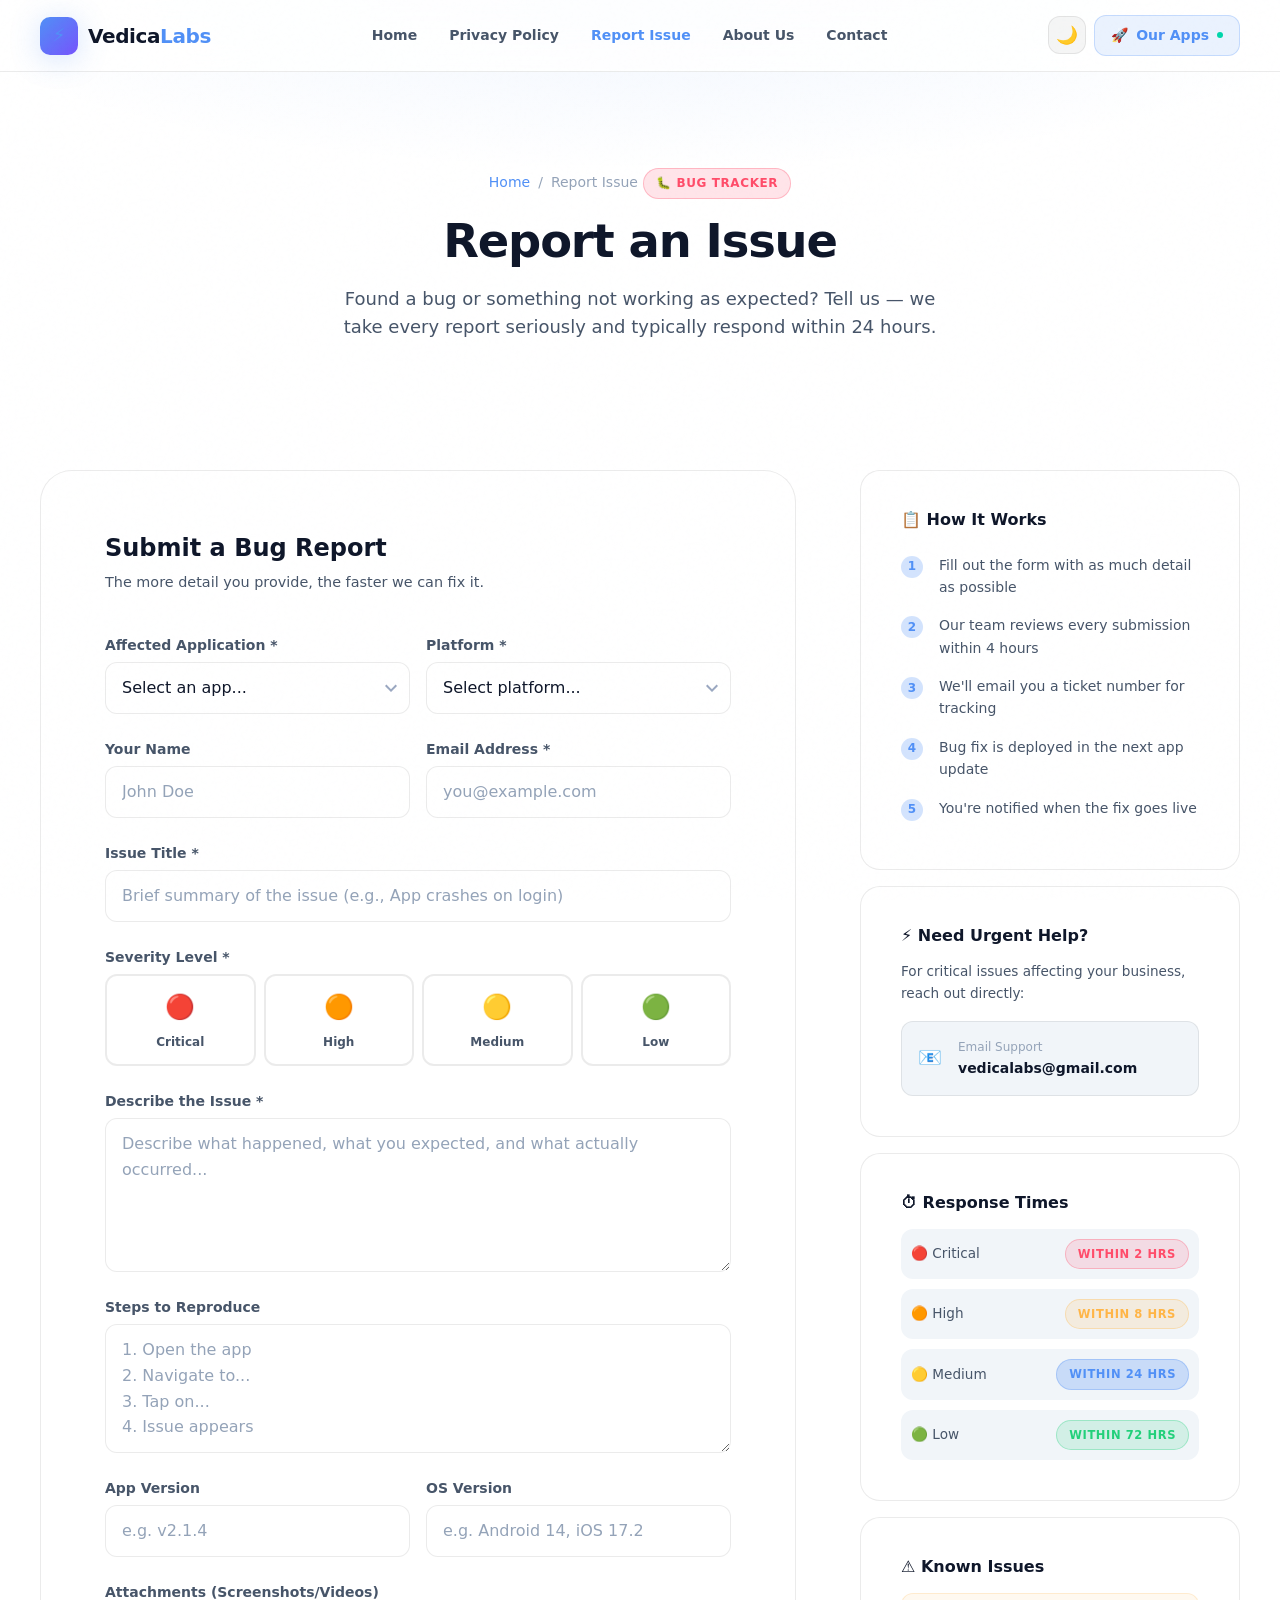
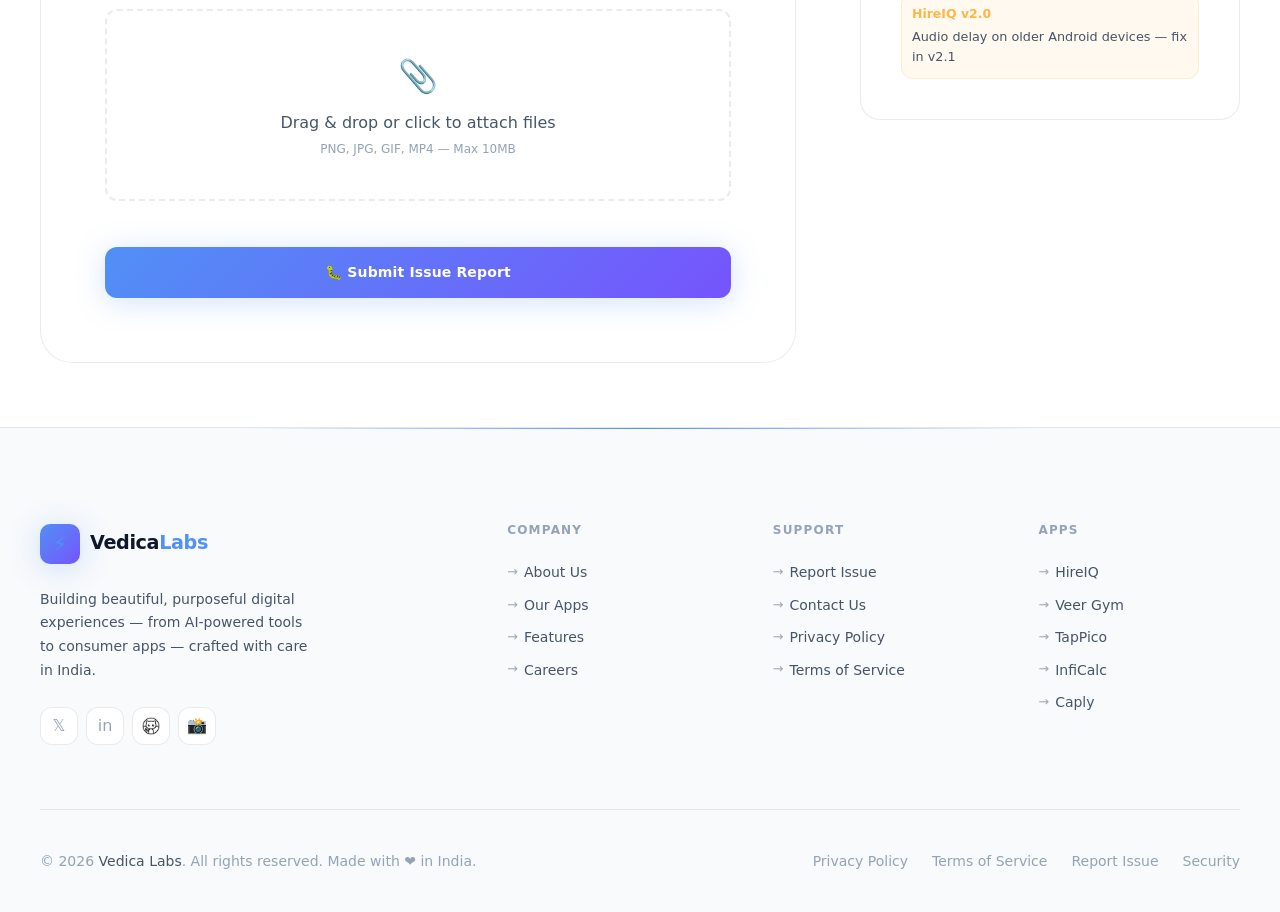
<file: report.html>
<!DOCTYPE html>
<html lang="en">
<head>
  <meta charset="UTF-8" />
  <meta name="viewport" content="width=device-width, initial-scale=1.0" />

  <meta name="description" content="Report a bug or issue with any Vedica Labs application. We respond within 24 hours." />
  <meta name="keywords" content="report bug vedica labs, hireiq bug, veer gym issue, technical support" />
  <meta name="author" content="Vedica Labs" />
  <meta name="robots" content="index, follow" />

  <meta property="og:type" content="website" />
  <meta property="og:url" content="https://vedicalabs.in/report.html" />
  <meta property="og:title" content="Report an Issue — Vedica Labs" />
  <meta property="og:description" content="Report a bug or issue with any Vedica Labs application. We take every report seriously." />
  <meta property="og:image" content="https://vedicalabs.in/assets/og-image.png" />
  <meta property="og:locale" content="en_IN" />

  <meta name="twitter:card" content="summary_large_image" />
  <meta name="twitter:url" content="https://vedicalabs.in/report.html" />
  <meta name="twitter:title" content="Report an Issue — Vedica Labs" />
  <meta name="twitter:description" content="Report a bug or issue with any Vedica Labs application. We take every report seriously." />
  <meta name="twitter:image" content="https://vedicalabs.in/assets/og-image.png" />

  <link rel="canonical" href="https://vedicalabs.in/report.html" />
  <link rel="icon" type="image/svg+xml" href="data:image/svg+xml,%3Csvg xmlns='http://www.w3.org/2000/svg' viewBox='0 0 100 100'%3E%3Ctext y='.9em' font-size='90'%3E⚡%3C/text%3E%3C/svg%3E" />

  <link rel="preconnect" href="https://fonts.googleapis.com" />
  <link rel="preconnect" href="https://fonts.gstatic.com" crossorigin />
  <link rel="preconnect" href="https://pagead2.googlesyndication.com" />
  <link rel="dns-prefetch" href="https://pagead2.googlesyndication.com" />

  <script>
    (function() {
      var theme = localStorage.getItem('vl-theme');
      if (!theme) {
        theme = window.matchMedia('(prefers-color-scheme: light)').matches ? 'light' : 'dark';
      }
      document.documentElement.setAttribute('data-theme', theme);
    })();
  </script>

  <link rel="stylesheet" href="css/variables.css" />
  <link rel="stylesheet" href="css/base.css" />
  <link rel="stylesheet" href="css/navbar.css" />
  <link rel="stylesheet" href="css/footer.css" />
  <link rel="stylesheet" href="css/pages.css" />
  <link rel="stylesheet" href="css/utilities.css" />

  <script type="application/ld+json">
  {
    "@context": "https://schema.org",
    "@type": "Organization",
    "name": "Vedica Labs",
    "url": "https://vedicalabs.in",
    "contactPoint": {
      "@type": "ContactPoint",
      "email": "vedicalabs@gmail.com",
      "contactType": "technical support"
    }
  }
  </script>

  <script async src="https://pagead2.googlesyndication.com/pagead/js/adsbygoogle.js?client=ca-pub-XXXXXXXXXXXXXXXX" crossorigin="anonymous"></script>

  <title>Report an Issue — Vedica Labs</title>

  <meta http-equiv="Content-Security-Policy" content="default-src 'self'; script-src 'self' 'unsafe-inline' 'unsafe-eval' https://pagead2.googlesyndication.com https://googleads.g.doubleclick.net https://www.google.com; style-src 'self' 'unsafe-inline' https://fonts.googleapis.com; font-src 'self' https://fonts.gstatic.com; img-src 'self' data: https:; frame-src https://pagead2.googlesyndication.com https://googleads.g.doubleclick.net https://google.com https://www.google.com; connect-src 'self' https://pagead2.googlesyndication.com https://googleads.g.doubleclick.net https://google.com https://www.google.com; form-action 'self' mailto:; base-uri 'self'; object-src 'none';" />
  <meta http-equiv="Permissions-Policy" content="geolocation=(), camera=(), microphone=(), payment=(), usb=(), magnetometer=(), accelerometer=(), gyroscope=()" />
  <meta name="referrer" content="strict-origin-when-cross-origin" />
</head>
<body>
  <a href="#main-content" class="skip-link">Skip to main content</a>
  <div class="noise-overlay"></div>
  <div id="navbar-root"></div>

  <main class="page-wrapper" id="main-content">

    <div class="page-hero">
      <div class="container">
        <div class="page-hero-breadcrumb">
          <a href="index.html">Home</a>
          <span>/</span>
          <span>Report Issue</span>
        </div>
        <span class="badge badge-danger" style="margin-bottom:16px">🐛 Bug Tracker</span>
        <h1 class="display-lg" style="margin-bottom:16px">Report an Issue</h1>
        <p class="section-desc">Found a bug or something not working as expected? Tell us — we take every report seriously and typically respond within 24 hours.</p>
      </div>
    </div>

    <section class="section-sm">
      <div class="container">
        <div class="issue-layout">

          <div class="animate-fadeInUp">
            <div class="issue-form-card">
              <h2 style="margin-bottom: 8px">Submit a Bug Report</h2>
              <p style="color:var(--text-secondary); font-size:0.9rem; margin-bottom:var(--space-xl)">The more detail you provide, the faster we can fix it.</p>

              <form class="issue-form" id="issueForm">

                <div class="form-row">
                  <div class="form-group">
                    <label class="form-label">Affected Application *</label>
                    <select class="form-select" id="appSelect" name="affectedApp" required>
                      <option value="">Select an app...</option>
                      <option>HireIQ</option>
                      <option>Veer Gym</option>
                      <option>Vedica Labs Website</option>
                    </select>
                  </div>
                  <div class="form-group">
                    <label class="form-label">Platform *</label>
                    <select class="form-select" name="platform" required>
                      <option value="">Select platform...</option>
                      <option>Android (Mobile App)</option>
                      <option>iOS (Mobile App)</option>
                      <option>Web Browser</option>
                      <option>Desktop App</option>
                    </select>
                  </div>
                </div>

                <div class="form-row">
                  <div class="form-group">
                    <label class="form-label">Your Name</label>
                    <input type="text" id="reporterName" name="reporterName" class="form-input" placeholder="John Doe" />
                  </div>
                  <div class="form-group">
                    <label class="form-label">Email Address *</label>
                    <input type="email" id="reporterEmail" name="reporterEmail" class="form-input" placeholder="you@example.com" required />
                  </div>
                </div>

                <div class="form-group">
                  <label class="form-label">Issue Title *</label>
                  <input type="text" id="issueTitle" name="issueTitle" class="form-input" placeholder="Brief summary of the issue (e.g., App crashes on login)" required />
                </div>

                <div class="form-group">
                  <label class="form-label">Severity Level *</label>
                  <div class="severity-grid">
                    <label class="severity-option">
                      <input type="radio" name="severity" value="critical" required />
                      <div class="severity-label">
                        <span class="severity-icon">🔴</span>
                        <span class="severity-name">Critical</span>
                      </div>
                    </label>
                    <label class="severity-option">
                      <input type="radio" name="severity" value="high" />
                      <div class="severity-label">
                        <span class="severity-icon">🟠</span>
                        <span class="severity-name">High</span>
                      </div>
                    </label>
                    <label class="severity-option">
                      <input type="radio" name="severity" value="medium" />
                      <div class="severity-label">
                        <span class="severity-icon">🟡</span>
                        <span class="severity-name">Medium</span>
                      </div>
                    </label>
                    <label class="severity-option">
                      <input type="radio" name="severity" value="low" />
                      <div class="severity-label">
                        <span class="severity-icon">🟢</span>
                        <span class="severity-name">Low</span>
                      </div>
                    </label>
                  </div>
                </div>

                <div class="form-group">
                  <label class="form-label">Describe the Issue *</label>
                  <textarea class="form-textarea" id="issueDescription" name="description" rows="5" placeholder="Describe what happened, what you expected, and what actually occurred..." required style="min-height:140px"></textarea>
                </div>

                <div class="form-group">
                  <label class="form-label">Steps to Reproduce</label>
                  <textarea class="form-textarea" id="issueSteps" name="steps" rows="4" placeholder="1. Open the app&#10;2. Navigate to...&#10;3. Tap on...&#10;4. Issue appears" style="min-height:110px"></textarea>
                </div>

                <div class="form-row">
                  <div class="form-group">
                    <label class="form-label">App Version</label>
                    <input type="text" id="appVersion" name="appVersion" class="form-input" placeholder="e.g. v2.1.4" />
                  </div>
                  <div class="form-group">
                    <label class="form-label">OS Version</label>
                    <input type="text" id="osVersion" name="osVersion" class="form-input" placeholder="e.g. Android 14, iOS 17.2" />
                  </div>
                </div>

                <div class="form-group">
                  <label class="form-label">Attachments (Screenshots/Videos)</label>
                  <div class="file-upload-area" id="dropZone">
                    <div class="upload-icon">📎</div>
                    <div class="upload-text">Drag & drop or click to attach files</div>
                    <div class="upload-sub">PNG, JPG, GIF, MP4 — Max 10MB</div>
                    <input type="file" id="fileInput" name="issueAttachments" accept="image/*,video/*" multiple style="display:none" />
                  </div>
                  <div id="fileList" style="margin-top:8px; display:flex; flex-wrap:wrap; gap:6px;"></div>
                </div>

                <div id="issueSuccess" class="success-toast" style="margin-top:8px">
                  ✅ Issue reported successfully! We'll respond to your email within 24 hours.
                </div>

                <button type="submit" class="btn btn-primary" style="margin-top:8px; width:100%; justify-content:center; padding:14px;">
                  🐛 Submit Issue Report
                </button>
              </form>
            </div>
          </div>

          <div class="issue-sidebar animate-fadeInUp animate-delay-1">

            <div class="issue-info-card">
              <h4>📋 How It Works</h4>
              <ol class="issue-steps">
                <li>Fill out the form with as much detail as possible</li>
                <li>Our team reviews every submission within 4 hours</li>
                <li>We'll email you a ticket number for tracking</li>
                <li>Bug fix is deployed in the next app update</li>
                <li>You're notified when the fix goes live</li>
              </ol>
            </div>

            <div class="issue-info-card">
              <h4>⚡ Need Urgent Help?</h4>
              <p style="color:var(--text-secondary); font-size:0.85rem; margin-bottom:var(--space-md)">For critical issues affecting your business, reach out directly:</p>
              <div class="contact-quick">
                <a href="mailto:vedicalabs@gmail.com" class="contact-quick-item">
                  <span class="contact-quick-icon">📧</span>
                  <div class="contact-quick-text">
                    <div class="contact-quick-label">Email Support</div>
                    <div class="contact-quick-value">vedicalabs@gmail.com</div>
                  </div>
                </a>
              </div>
            </div>

            <div class="issue-info-card">
              <h4>⏱ Response Times</h4>
              <div style="display:flex; flex-direction:column; gap:10px; margin-top:4px">
                <div style="display:flex; justify-content:space-between; align-items:center; padding:10px; background:var(--surface-2); border-radius:var(--radius-md)">
                  <span style="font-size:0.85rem; color:var(--text-secondary)">🔴 Critical</span>
                  <span class="badge badge-danger" style="font-size:0.72rem">Within 2 hrs</span>
                </div>
                <div style="display:flex; justify-content:space-between; align-items:center; padding:10px; background:var(--surface-2); border-radius:var(--radius-md)">
                  <span style="font-size:0.85rem; color:var(--text-secondary)">🟠 High</span>
                  <span class="badge badge-warning" style="font-size:0.72rem">Within 8 hrs</span>
                </div>
                <div style="display:flex; justify-content:space-between; align-items:center; padding:10px; background:var(--surface-2); border-radius:var(--radius-md)">
                  <span style="font-size:0.85rem; color:var(--text-secondary)">🟡 Medium</span>
                  <span class="badge badge-accent" style="font-size:0.72rem">Within 24 hrs</span>
                </div>
                <div style="display:flex; justify-content:space-between; align-items:center; padding:10px; background:var(--surface-2); border-radius:var(--radius-md)">
                  <span style="font-size:0.85rem; color:var(--text-secondary)">🟢 Low</span>
                  <span class="badge badge-success" style="font-size:0.72rem">Within 72 hrs</span>
                </div>
              </div>
            </div>

            <div class="issue-info-card">
              <h4>⚠️ Known Issues</h4>
              <div style="display:flex; flex-direction:column; gap:8px">
                <div style="padding:10px; background:rgba(255,181,71,0.08); border:1px solid rgba(255,181,71,0.2); border-radius:var(--radius-md);">
                  <div style="font-size:0.78rem; font-weight:700; color:var(--warning); font-family:var(--font-display);">HireIQ v2.0</div>
                  <div style="font-size:0.8rem; color:var(--text-secondary); margin-top:3px">Audio delay on older Android devices — fix in v2.1</div>
                </div>
              </div>
            </div>

          </div>
        </div>
      </div>
    </section>
  </main>

  <div id="footer-root"></div>

  <script type="module" src="js/app.js"></script>
  <script>
    let selectedIssueFiles = [];

    document.getElementById('issueForm')?.addEventListener('submit', function(e) {
      e.preventDefault();
      const form = e.target;
      const btn = form.querySelector('button[type="submit"]');
      const successToast = document.getElementById('issueSuccess');
      const formData = new FormData(form);

      const sanitize = window.sanitizeInput || (s => s);
      const sanitizeLine = s => sanitize(s).replace(/[\r\n]/g, ' ').trim();

      const attachmentsText = selectedIssueFiles.length
        ? selectedIssueFiles.map(file => `- ${file.name || 'file'}`).join('\n')
        : 'None';

      const body = [
        `Affected App: ${sanitizeLine(formData.get('affectedApp')) || '—'}`,
        `Platform: ${sanitizeLine(formData.get('platform')) || '—'}`,
        `Reporter Name: ${sanitizeLine(formData.get('reporterName')) || '—'}`,
        `Reporter Email: ${sanitizeLine(formData.get('reporterEmail')) || '—'}`,
        `Issue Title: ${sanitizeLine(formData.get('issueTitle')) || '—'}`,
        `Severity: ${sanitizeLine(formData.get('severity')) || '—'}`,
        ``,
        `Description:`,
        `${sanitize(formData.get('description')) || '—'}`,
        ``,
        `Steps to Reproduce:`,
        `${sanitize(formData.get('steps')) || 'Not provided'}`,
        ``,
        `App Version: ${sanitizeLine(formData.get('appVersion')) || '—'}`,
        `OS Version: ${sanitizeLine(formData.get('osVersion')) || '—'}`,
        ``,
        `Attachments:`,
        `${attachmentsText}`,
        ``,
        `Submitted from: ${window.location.href}`,
        `Submitted at: ${new Date().toLocaleString()}`,
        ``,
        `Note: Attachments selected here are listed above. If your email client supports attachments, please attach the files manually to the draft.`
      ].join('\n');

      const subject = `Vedica Labs Bug Report — ${formData.get('issueTitle') || 'New Report'}`;
      const mailto = window.buildMailtoLink('vedicalabs@gmail.com', subject, body);

      btn.disabled = true;
      btn.textContent = 'Opening email...';
      window.openMailClient(mailto);

      successToast.innerHTML = '✅ Draft opened in your email app. Send it to complete the report.';
      successToast.classList.add('show');

      setTimeout(() => {
        successToast.classList.remove('show');
        btn.disabled = false;
        btn.innerHTML = '🐛 Submit Issue Report';
      }, 7000);
    });

    const dropZone = document.getElementById('dropZone');
    const fileInput = document.getElementById('fileInput');

    dropZone?.addEventListener('click', () => fileInput?.click());
    dropZone?.addEventListener('dragover', (e) => { e.preventDefault(); dropZone.classList.add('drag-over'); });
    dropZone?.addEventListener('dragleave', () => dropZone.classList.remove('drag-over'));
    dropZone?.addEventListener('drop', (e) => {
      e.preventDefault();
      dropZone.classList.remove('drag-over');
      selectedIssueFiles = Array.from(e.dataTransfer.files);
      renderFiles(selectedIssueFiles);
    });

    fileInput?.addEventListener('change', (e) => {
      selectedIssueFiles = Array.from(e.target.files);
      renderFiles(selectedIssueFiles);
    });

    function renderFiles(files) {
      const list = document.getElementById('fileList');
      if (!list) return;
      list.innerHTML = '';
      files.forEach((file, index) => {
        const el = document.createElement('span');
        el.className = 'badge badge-accent';
        const displayName = file.name.slice(0, 30) + (file.name.length > 30 ? '...' : '');
        el.innerHTML = `📎 ${displayName} <button type="button" class="file-remove-btn" data-index="${index}">✕</button>`;
        list.appendChild(el);
      });
      list.querySelectorAll('.file-remove-btn').forEach(button => {
        button.addEventListener('click', () => {
          const index = Number(button.dataset.index);
          selectedIssueFiles.splice(index, 1);
          renderFiles(selectedIssueFiles);
        });
      });
    }
  </script>
</body>
</html>
</file>
<file: css/variables.css>
@import url('https://fonts.googleapis.com/css2?family=Syne:wght@400;500;600;700;800&family=DM+Sans:ital,opsz,wght@0,9..40,300;0,9..40,400;0,9..40,500;0,9..40,600;1,9..40,300&display=swap');

:root {
  /* Brand Colors — HSL values for runtime manipulation */
  --accent-h: 217;
  --accent-s: 90%;
  --accent-l: 64%;
  --accent-2-h: 252;
  --accent-2-s: 97%;
  --accent-2-l: 66%;
  --accent-3-h: 168;
  --accent-3-s: 100%;
  --accent-3-l: 42%;

  --accent: hsl(var(--accent-h), var(--accent-s), var(--accent-l));
  --accent-glow: hsla(var(--accent-h), var(--accent-s), var(--accent-l), 0.25);
  --accent-2: hsl(var(--accent-2-h), var(--accent-2-s), var(--accent-2-l));
  --accent-3: hsl(var(--accent-3-h), var(--accent-3-s), var(--accent-3-l));
  --danger: #FF4D6A;
  --warning: #FFB547;
  --success: #22D07A;

  /* Surface Colors (Dark Theme) */
  --primary: #0A0F1E;
  --secondary: #111827;
  --surface: #161D2F;
  --surface-2: #1E2740;

  /* Text Colors */
  --text-primary: #F0F4FF;
  --text-secondary: #9BA8C1;
  --text-muted: #5C6882;

  /* Borders & Dividers */
  --border: rgba(255, 255, 255, 0.07);
  --border-hover: hsla(var(--accent-h), var(--accent-s), var(--accent-l), 0.4);

  /* Gradients */
  --gradient-hero: radial-gradient(ellipse 80% 60% at 50% 0%, hsla(var(--accent-h), var(--accent-s), var(--accent-l), 0.18) 0%, transparent 70%);
  --gradient-accent: linear-gradient(135deg, var(--accent) 0%, var(--accent-2) 100%);
  --gradient-card: linear-gradient(135deg, rgba(255,255,255,0.04) 0%, rgba(255,255,255,0.01) 100%);

  /* Shadows */
  --shadow-sm: 0 1px 3px rgba(0,0,0,0.4);
  --shadow-md: 0 4px 20px rgba(0,0,0,0.5);
  --shadow-lg: 0 8px 40px rgba(0,0,0,0.6);
  --shadow-accent: 0 4px 30px hsla(var(--accent-h), var(--accent-s), var(--accent-l), 0.35);
  --shadow-glow: 0 0 60px hsla(var(--accent-h), var(--accent-s), var(--accent-l), 0.2);

  /* Typography */
  --font-display: 'Syne', 'Arial Black', system-ui, sans-serif;
  --font-body: 'DM Sans', 'Segoe UI', system-ui, -apple-system, sans-serif;

  /* Fluid Type Scale — clamp(min, preferred, max) */
  --text-xs: clamp(0.69rem, 0.65rem + 0.20vw, 0.75rem);
  --text-sm: clamp(0.8rem, 0.76rem + 0.20vw, 0.875rem);
  --text-base: clamp(0.94rem, 0.88rem + 0.30vw, 1rem);
  --text-md: clamp(1.06rem, 1.00rem + 0.30vw, 1.125rem);
  --text-lg: clamp(1.19rem, 1.10rem + 0.45vw, 1.25rem);
  --text-xl: clamp(1.38rem, 1.25rem + 0.65vw, 1.5rem);
  --text-2xl: clamp(1.63rem, 1.44rem + 0.95vw, 1.875rem);
  --text-3xl: clamp(1.94rem, 1.69rem + 1.25vw, 2.25rem);
  --text-4xl: clamp(2.5rem, 2.0rem + 2.5vw, 5rem);

  /* Spacing Scale */
  --space-xs: 4px;
  --space-sm: 8px;
  --space-md: 16px;
  --space-lg: 24px;
  --space-xl: 40px;
  --space-2xl: 64px;
  --space-3xl: 96px;

  /* Border Radius */
  --radius-sm: 6px;
  --radius-md: 12px;
  --radius-lg: 20px;
  --radius-xl: 32px;
  --radius-full: 9999px;

  /* Transition Curves — cubic-bezier variants */
  --ease-out: cubic-bezier(0.16, 1, 0.3, 1);
  --ease-in-out: cubic-bezier(0.65, 0, 0.35, 1);
  --ease-spring: cubic-bezier(0.34, 1.56, 0.64, 1);

  --transition-fast: 0.15s var(--ease-in-out);
  --transition-base: 0.25s var(--ease-in-out);
  --transition-slow: 0.4s var(--ease-in-out);

  /* Layout */
  --container-max: 1280px;
  --nav-height: 72px;

  /* Navbar (theme-aware) */
  --nav-bg: rgba(10, 15, 30, 0.8);
  --nav-bg-scrolled: rgba(10, 15, 30, 0.95);
  --nav-border: rgba(255, 255, 255, 0.07);

  /* Z-Index Scale */
  --z-dropdown: 100;
  --z-navbar: 1000;
  --z-mobile-nav: 999;
  --z-overlay: 9999;
}

/* ============ LIGHT THEME ============ */
[data-theme="light"] {
  --primary: #FFFFFF;
  --secondary: #F8FAFC;
  --surface: #FFFFFF;
  --surface-2: #F1F5F9;

  --text-primary: #0F172A;
  --text-secondary: #475569;
  --text-muted: #94A3B8;

  --border: rgba(0, 0, 0, 0.08);
  --border-hover: hsla(var(--accent-h), var(--accent-s), var(--accent-l), 0.4);

  --gradient-hero: radial-gradient(ellipse 80% 60% at 50% 0%, hsla(var(--accent-h), var(--accent-s), var(--accent-l), 0.08) 0%, transparent 70%);
  --gradient-card: linear-gradient(135deg, rgba(0,0,0,0.02) 0%, rgba(0,0,0,0.01) 100%);

  --shadow-sm: 0 1px 3px rgba(0,0,0,0.08);
  --shadow-md: 0 4px 20px rgba(0,0,0,0.1);
  --shadow-lg: 0 8px 40px rgba(0,0,0,0.12);
  --shadow-accent: 0 4px 30px hsla(var(--accent-h), var(--accent-s), var(--accent-l), 0.25);
  --shadow-glow: 0 0 60px hsla(var(--accent-h), var(--accent-s), var(--accent-l), 0.1);

  --nav-bg: rgba(255, 255, 255, 0.85);
  --nav-bg-scrolled: rgba(255, 255, 255, 0.95);
  --nav-border: rgba(0, 0, 0, 0.08);
}

[data-theme="light"] .noise-overlay {
  opacity: 0.15;
}

/* ============ FALLBACKS @supports ============ */
@supports not (color: hsl(0, 0%, 0%)) {
  :root {
    --accent: #4F8EF7;
    --accent-glow: rgba(79, 142, 247, 0.25);
    --accent-2: #7C5CFC;
    --accent-3: #00D4AA;
  }
}

@supports not (backdrop-filter: blur(1px)) {
  :root {
    --nav-bg: rgba(10, 15, 30, 0.95);
    --nav-bg-scrolled: rgba(10, 15, 30, 0.98);
  }
  [data-theme="light"] {
    --nav-bg: rgba(255, 255, 255, 0.98);
    --nav-bg-scrolled: rgba(255, 255, 255, 0.99);
  }
}
</file>
<file: css/base.css>
@charset "UTF-8";

*, *::before, *::after {
  box-sizing: border-box;
  margin: 0;
  padding: 0;
}

html {
  scroll-behavior: smooth;
  font-size: 16px;
  -webkit-text-size-adjust: 100%;
  text-size-adjust: 100%;
}

body {
  font-family: var(--font-body, 'DM Sans', sans-serif);
  background-color: var(--primary, #0A0F1E);
  color: var(--text-primary, #F0F4FF);
  line-height: 1.6;
  min-height: 100vh;
  min-height: 100dvh;
  overflow-x: hidden;
  -webkit-font-smoothing: antialiased;
  -moz-osx-font-smoothing: grayscale;
  text-rendering: optimizeLegibility;
  -webkit-tap-highlight-color: transparent;
  tap-highlight-color: transparent;
}

img, picture, video, canvas, svg {
  display: block;
  max-width: 100%;
  height: auto;
}

input, button, textarea, select {
  font: inherit;
}

p, h1, h2, h3, h4, h5, h6 {
  overflow-wrap: break-word;
  word-wrap: break-word;
  hyphens: auto;
}

/* ============ ACCESSIBILITY ============ */
:focus-visible {
  outline: 2px solid var(--accent, #4F8EF7);
  outline-offset: 2px;
  border-radius: var(--radius-sm, 4px);
}

:focus:not(:focus-visible) {
  outline: none;
}

a:focus-visible, button:focus-visible, input:focus-visible, select:focus-visible, textarea:focus-visible {
  outline: 2px solid var(--accent, #4F8EF7);
  outline-offset: 2px;
}

.sr-only {
  position: absolute;
  width: 1px;
  height: 1px;
  padding: 0;
  margin: -1px;
  overflow: hidden;
  clip: rect(0, 0, 0, 0);
  clip-path: inset(50%);
  white-space: nowrap;
  border: 0;
}

/* ============ SCROLLBAR ============ */
::-webkit-scrollbar { width: 6px; }
::-webkit-scrollbar-track { background: var(--primary, #0A0F1E); }
::-webkit-scrollbar-thumb { background: var(--surface-2, #1E2740); border-radius: 99px; }
::-webkit-scrollbar-thumb:hover { background: var(--accent, #4F8EF7); }

/* Firefox scrollbar */
* {
  scrollbar-width: thin;
  scrollbar-color: var(--surface-2, #1E2740) var(--primary, #0A0F1E);
}

[data-theme="light"] ::-webkit-scrollbar-thumb { background: #CBD5E1; }
[data-theme="light"] ::-webkit-scrollbar-thumb:hover { background: var(--accent, #4F8EF7); }
[data-theme="light"] * {
  scrollbar-color: #CBD5E1 #FFFFFF;
}

/* ============ SELECTION ============ */
::selection {
  background: hsla(var(--accent-h, 217), var(--accent-s, 90%), var(--accent-l, 64%), 0.3);
  color: #fff;
}
::-moz-selection {
  background: hsla(var(--accent-h, 217), var(--accent-s, 90%), var(--accent-l, 64%), 0.3);
  color: #fff;
}

/* ============ CONTAINER ============ */
.container {
  max-width: var(--container-max, 1280px);
  margin: 0 auto;
  padding: 0 var(--space-xl, 40px);
  width: 100%;
}

@media (max-width: 768px) {
  .container {
    padding: 0 var(--space-md, 16px);
  }
}

@media (max-width: 360px) {
  .container {
    padding: 0 12px;
  }
}

/* ============ TYPOGRAPHY ============ */
h1, h2, h3, h4, h5, h6 {
  font-family: var(--font-display, 'Syne', sans-serif);
  font-weight: 700;
  line-height: 1.15;
  color: var(--text-primary, #F0F4FF);
  text-wrap: balance;
}

.display-xl {
  font-size: clamp(2.5rem, 4vw + 0.5rem, 5rem);
  letter-spacing: -0.03em;
  line-height: 1.05;
}
.display-lg {
  font-size: clamp(2rem, 3vw + 0.5rem, 3.5rem);
  letter-spacing: -0.025em;
}
.display-md {
  font-size: clamp(1.5rem, 2.5vw + 0.25rem, 2.5rem);
  letter-spacing: -0.02em;
}
.display-sm {
  font-size: clamp(1.25rem, 1.5vw + 0.5rem, 1.75rem);
  letter-spacing: -0.01em;
}

.display-xl, .display-lg, .display-md, .display-sm {
  word-break: break-word;
  overflow-wrap: break-word;
}

.text-accent { color: var(--accent, #4F8EF7); }
.text-gradient {
  background: var(--gradient-accent, linear-gradient(135deg, #4F8EF7, #7C5CFC));
  -webkit-background-clip: text;
  -webkit-text-fill-color: transparent;
  background-clip: text;
}
.text-secondary { color: var(--text-secondary, #9BA8C1); }
.text-muted { color: var(--text-muted, #5C6882); }

a {
  color: var(--accent, #4F8EF7);
  text-decoration: none;
  transition: color var(--transition-fast, 0.15s ease);
}
a:hover {
  text-decoration: underline;
}

/* ============ BUTTONS ============ */
.btn {
  display: inline-flex;
  align-items: center;
  gap: var(--space-sm, 8px);
  padding: 12px 24px;
  border-radius: var(--radius-md, 12px);
  font-family: var(--font-display, 'Syne', sans-serif);
  font-weight: 600;
  font-size: var(--text-sm, 0.875rem);
  letter-spacing: 0.01em;
  text-decoration: none;
  border: none;
  cursor: pointer;
  transition: transform var(--transition-fast, 0.15s), box-shadow var(--transition-fast, 0.15s), background var(--transition-fast, 0.15s), border-color var(--transition-fast, 0.15s), color var(--transition-fast, 0.15s);
  white-space: nowrap;
  user-select: none;
  -webkit-user-select: none;
  touch-action: manipulation;
  -webkit-tap-highlight-color: transparent;
  position: relative;
}

.btn:active {
  transform: scale(0.97);
}

.btn-primary {
  background: var(--gradient-accent, linear-gradient(135deg, #4F8EF7, #7C5CFC));
  color: #fff;
  box-shadow: var(--shadow-accent, 0 4px 30px rgba(79, 142, 247, 0.35));
}
.btn-primary:hover {
  transform: translateY(-2px);
  box-shadow: 0 8px 40px hsla(var(--accent-h, 217), var(--accent-s, 90%), var(--accent-l, 64%), 0.5);
  text-decoration: none;
}

.btn-secondary {
  background: rgba(255,255,255,0.06);
  color: var(--text-primary, #F0F4FF);
  border: 1px solid var(--border, rgba(255,255,255,0.07));
}
.btn-secondary:hover {
  background: rgba(255,255,255,0.1);
  border-color: var(--border-hover, rgba(79, 142, 247, 0.4));
  transform: translateY(-2px);
  text-decoration: none;
}

.btn-ghost {
  background: transparent;
  color: var(--text-secondary, #9BA8C1);
  padding: 10px 20px;
}
.btn-ghost:hover {
  color: var(--text-primary, #F0F4FF);
  background: rgba(255,255,255,0.04);
  text-decoration: none;
}

.btn-sm { padding: 8px 16px; font-size: var(--text-xs, 0.75rem); }
.btn-lg { padding: 16px 32px; font-size: var(--text-md, 1rem); }

/* ============ BADGES ============ */
.badge {
  display: inline-flex;
  align-items: center;
  gap: 6px;
  padding: 5px 12px;
  border-radius: var(--radius-full, 9999px);
  font-size: var(--text-xs, 0.75rem);
  font-weight: 600;
  font-family: var(--font-display, 'Syne', sans-serif);
  letter-spacing: 0.05em;
  text-transform: uppercase;
  white-space: nowrap;
}

.badge-accent {
  background: var(--accent-glow, rgba(79, 142, 247, 0.25));
  color: var(--accent, #4F8EF7);
  border: 1px solid hsla(var(--accent-h, 217), var(--accent-s, 90%), var(--accent-l, 64%), 0.3);
}
.badge-success {
  background: rgba(34, 208, 122, 0.15);
  color: var(--success, #22D07A);
  border: 1px solid rgba(34, 208, 122, 0.3);
}
.badge-danger {
  background: rgba(255, 77, 106, 0.15);
  color: var(--danger, #FF4D6A);
  border: 1px solid rgba(255, 77, 106, 0.3);
}
.badge-warning {
  background: rgba(255, 181, 71, 0.15);
  color: var(--warning, #FFB547);
  border: 1px solid rgba(255, 181, 71, 0.3);
}

/* ============ CARDS ============ */
.card {
  background: var(--gradient-card, linear-gradient(135deg, rgba(255,255,255,0.04) 0%, rgba(255,255,255,0.01) 100%));
  border: 1px solid var(--border, rgba(255,255,255,0.07));
  border-radius: var(--radius-lg, 20px);
  padding: var(--space-xl, 40px);
  -webkit-backdrop-filter: blur(12px);
  backdrop-filter: blur(12px);
  transition: transform var(--transition-base, 0.25s), border-color var(--transition-base, 0.25s), box-shadow var(--transition-base, 0.25s);
}

.card:hover {
  border-color: var(--border-hover, rgba(79, 142, 247, 0.4));
  box-shadow: 0 8px 40px rgba(0,0,0,0.4), var(--shadow-accent, 0 4px 30px rgba(79, 142, 247, 0.35));
  transform: translateY(-4px);
}

/* ============ SECTION STYLES ============ */
.section {
  padding: var(--space-3xl, 96px) 0;
}
.section-sm {
  padding: var(--space-2xl, 64px) 0;
}

.section-header {
  text-align: center;
  margin-bottom: var(--space-2xl, 64px);
}
.section-label {
  display: inline-block;
  font-family: var(--font-display, 'Syne', sans-serif);
  font-size: var(--text-xs, 0.75rem);
  font-weight: 700;
  letter-spacing: 0.15em;
  text-transform: uppercase;
  color: var(--accent, #4F8EF7);
  margin-bottom: var(--space-md, 16px);
}
.section-title {
  margin-bottom: var(--space-md, 16px);
}
.section-desc {
  color: var(--text-secondary, #9BA8C1);
  max-width: 600px;
  margin: 0 auto;
  font-size: var(--text-md, 1.05rem);
}

.section-alt {
  background: var(--secondary, #111827);
}

/* ============ DIVIDER ============ */
.divider {
  height: 1px;
  background: var(--border, rgba(255,255,255,0.07));
  margin: 0;
  border: none;
}

/* ============ NOISE OVERLAY ============ */
.noise-overlay {
  position: fixed;
  inset: 0;
  background-image: url("data:image/svg+xml,%3Csvg viewBox='0 0 256 256' xmlns='http://www.w3.org/2000/svg'%3E%3Cfilter id='noise'%3E%3CfeTurbulence type='fractalNoise' baseFrequency='0.9' numOctaves='4' stitchTiles='stitch'/%3E%3C/filter%3E%3Crect width='100%25' height='100%25' filter='url(%23noise)' opacity='0.04'/%3E%3C/svg%3E");
  pointer-events: none;
  z-index: var(--z-overlay, 9999);
  opacity: 0.4;
}

/* ============ GRID UTILITIES ============ */
.grid-2 { display: grid; grid-template-columns: repeat(2, 1fr); gap: var(--space-xl, 40px); }
.grid-3 { display: grid; grid-template-columns: repeat(3, 1fr); gap: var(--space-xl, 40px); }
.grid-4 { display: grid; grid-template-columns: repeat(4, 1fr); gap: var(--space-xl, 40px); }

@media (max-width: 1024px) {
  .grid-4 { grid-template-columns: repeat(2, 1fr); }
  .grid-3 { grid-template-columns: repeat(2, 1fr); }
}
@media (max-width: 768px) {
  .grid-2, .grid-3, .grid-4 { grid-template-columns: 1fr; }
}

/* ============ FLEX UTILITIES ============ */
.flex { display: flex; }
.flex-center { display: flex; align-items: center; justify-content: center; }
.flex-between { display: flex; align-items: center; justify-content: space-between; }
.flex-col { display: flex; flex-direction: column; }
.gap-sm { gap: var(--space-sm, 8px); }
.gap-md { gap: var(--space-md, 16px); }
.gap-lg { gap: var(--space-lg, 24px); }
.gap-xl { gap: var(--space-xl, 40px); }
.flex-wrap { flex-wrap: wrap; }
.flex-1 { flex: 1; }

/* ============ ANIMATIONS ============ */
@keyframes fadeInUp {
  from { opacity: 0; transform: translateY(24px); }
  to { opacity: 1; transform: translateY(0); }
}
@keyframes fadeIn {
  from { opacity: 0; }
  to { opacity: 1; }
}
@keyframes pulse-glow {
  0%, 100% { box-shadow: 0 0 20px hsla(var(--accent-h, 217), var(--accent-s, 90%), var(--accent-l, 64%), 0.3); }
  50% { box-shadow: 0 0 50px hsla(var(--accent-h, 217), var(--accent-s, 90%), var(--accent-l, 64%), 0.6); }
}
@keyframes float {
  0%, 100% { transform: translateY(0); }
  50% { transform: translateY(-10px); }
}
@keyframes spin-slow { to { transform: rotate(360deg); } }
@keyframes shimmer {
  from { background-position: -200% 0; }
  to { background-position: 200% 0; }
}

.animate-fadeInUp {
  animation: fadeInUp 0.6s var(--ease-out, cubic-bezier(0.16, 1, 0.3, 1)) forwards;
}
.animate-delay-1 { animation-delay: 0.1s; opacity: 0; }
.animate-delay-2 { animation-delay: 0.2s; opacity: 0; }
.animate-delay-3 { animation-delay: 0.3s; opacity: 0; }
.animate-delay-4 { animation-delay: 0.4s; opacity: 0; }
.animate-delay-5 { animation-delay: 0.5s; opacity: 0; }

/* ============ PAGE TRANSITION ============ */
.page-wrapper {
  animation: fadeIn 0.4s var(--ease-in-out, cubic-bezier(0.65, 0, 0.35, 1)) ease;
}

/* ============ FORM ELEMENTS ============ */
.form-group {
  display: flex;
  flex-direction: column;
  gap: 6px;
}
.form-label {
  font-family: var(--font-display, 'Syne', sans-serif);
  font-weight: 600;
  font-size: var(--text-sm, 0.85rem);
  color: var(--text-secondary, #9BA8C1);
}
.form-input, .form-select, .form-textarea {
  -webkit-appearance: none;
  appearance: none;
  background: var(--surface, #161D2F);
  border: 1px solid var(--border, rgba(255,255,255,0.07));
  border-radius: var(--radius-md, 12px);
  padding: 12px 16px;
  color: var(--text-primary, #F0F4FF);
  font-family: var(--font-body, 'DM Sans', sans-serif);
  font-size: var(--text-base, 0.95rem);
  transition: border-color var(--transition-fast, 0.15s), box-shadow var(--transition-fast, 0.15s);
  outline: none;
  width: 100%;
}
.form-input:focus, .form-select:focus, .form-textarea:focus {
  border-color: var(--accent, #4F8EF7);
  box-shadow: 0 0 0 3px var(--accent-glow, rgba(79, 142, 247, 0.25));
}
.form-input::placeholder, .form-textarea::placeholder {
  color: var(--text-muted, #5C6882);
  opacity: 1;
}
.form-textarea {
  resize: vertical;
  min-height: 120px;
}
.form-select {
  background-image: url("data:image/svg+xml,%3Csvg xmlns='http://www.w3.org/2000/svg' width='12' height='8' viewBox='0 0 12 8'%3E%3Cpath fill='%239BA8C1' d='M1.41.59L6 5.17 10.59.59 12 2l-6 6-6-6z'/%3E%3C/svg%3E");
  background-repeat: no-repeat;
  background-position: right 12px center;
  background-size: 12px;
  padding-right: 36px;
  cursor: pointer;
}
.form-select option {
  background: var(--secondary, #111827);
  color: var(--text-primary, #F0F4FF);
}

/* ============ REDUCED MOTION ============ */
@media (prefers-reduced-motion: reduce) {
  *,
  *::before,
  *::after {
    animation-duration: 0.01ms !important;
    animation-iteration-count: 1 !important;
    transition-duration: 0.01ms !important;
    scroll-behavior: auto !important;
  }

  html { scroll-behavior: auto; }

  .noise-overlay { display: none; }

  .animate-fadeInUp,
  .animate-delay-1,
  .animate-delay-2,
  .animate-delay-3,
  .animate-delay-4,
  .animate-delay-5 {
    animation: none !important;
    opacity: 1 !important;
  }

  .hero-orb-1,
  .hero-orb-2,
  .hero-mockup,
  .card:hover,
  .feature-card:hover,
  .app-showcase-card:hover,
  .team-card:hover,
  .value-card:hover {
    animation: none !important;
    transform: none !important;
  }

  .page-wrapper {
    animation: none !important;
  }
}

/* ============ HIGH CONTRAST ============ */
@media (prefers-contrast: high) {
  :root {
    --border: rgba(255, 255, 255, 0.25);
    --text-muted: var(--text-secondary);
    --border-hover: var(--accent);
  }
  [data-theme="light"] {
    --border: rgba(0, 0, 0, 0.25);
    --text-muted: var(--text-secondary);
  }
}

/* ============ PRINT STYLES ============ */
@media print {
  *,
  *::before,
  *::after {
    background: transparent !important;
    color: #000 !important;
    box-shadow: none !important;
    text-shadow: none !important;
  }

  html { scroll-behavior: auto; }

  body {
    font-size: 12pt;
    line-height: 1.5;
  }

  .noise-overlay,
  .navbar,
  .footer,
  #navbar-root,
  #footer-root,
  .hero-orb-1,
  .hero-orb-2,
  .hero-visual,
  .hero-grid-pattern,
  .btn,
  .badge,
  .noise-overlay,
  .page-hero-breadcrumb {
    display: none !important;
  }

  .hero {
    min-height: auto;
    padding: 2cm 0;
  }

  .container {
    max-width: 100%;
    padding: 0;
  }

  .section {
    padding: 1cm 0;
  }

  a[href]::after {
    content: " (" attr(href) ")";
    font-size: 0.8em;
    font-weight: normal;
  }

  a[href^="#"]::after,
  a[href^="javascript"]::after {
    content: "";
  }

  h1, h2, h3, h4 {
    page-break-after: avoid;
    page-break-inside: avoid;
  }

  .card,
  .feature-card,
  .app-showcase-card,
  .team-card,
  .value-card,
  .policy-section {
    break-inside: avoid;
    border: 1px solid #ccc !important;
    page-break-inside: avoid;
  }

  .page-wrapper {
    animation: none !important;
  }

  img {
    max-width: 100% !important;
    page-break-inside: avoid;
  }

  @page {
    margin: 2cm;
  }
}
</file>
<file: css/navbar.css>
.navbar {
  position: fixed;
  top: 0; left: 0; right: 0;
  z-index: var(--z-navbar, 1000);
  height: var(--nav-height, 72px);
  background: var(--nav-bg, rgba(10, 15, 30, 0.8));
  -webkit-backdrop-filter: blur(20px) saturate(180%);
  backdrop-filter: blur(20px) saturate(180%);
  border-bottom: 1px solid var(--nav-border, rgba(255,255,255,0.07));
  transition: background var(--transition-base, 0.25s), box-shadow var(--transition-base, 0.25s);
  will-change: background;
}

.navbar.scrolled {
  background: var(--nav-bg-scrolled, rgba(10, 15, 30, 0.95));
  box-shadow: 0 4px 40px rgba(0,0,0,0.4);
}

.navbar-inner {
  max-width: var(--container-max, 1280px);
  margin: 0 auto;
  padding: 0 var(--space-xl, 40px);
  height: 100%;
  display: flex;
  align-items: center;
  justify-content: space-between;
  gap: var(--space-xl, 40px);
}

/* ---- LOGO ---- */
.navbar-logo {
  display: flex;
  align-items: center;
  gap: 10px;
  text-decoration: none;
  flex-shrink: 0;
}

.navbar-logo:hover {
  text-decoration: none;
}

.logo-icon {
  width: 38px;
  height: 38px;
  background: var(--gradient-accent, linear-gradient(135deg, #4F8EF7, #7C5CFC));
  border-radius: 10px;
  display: flex;
  align-items: center;
  justify-content: center;
  font-size: 18px;
  box-shadow: var(--shadow-accent, 0 4px 30px rgba(79, 142, 247, 0.35));
  transition: transform var(--transition-base, 0.25s);
  flex-shrink: 0;
}
.navbar-logo:hover .logo-icon {
  transform: rotate(8deg) scale(1.05);
}

.logo-text {
  font-family: var(--font-display, 'Syne', sans-serif);
  font-weight: 800;
  font-size: clamp(1rem, 2.5vw, 1.25rem);
  color: var(--text-primary, #F0F4FF);
  letter-spacing: -0.02em;
}
.logo-text span { color: var(--accent, #4F8EF7); }

/* ---- NAV LINKS ---- */
.navbar-nav {
  display: flex;
  align-items: center;
  gap: 4px;
  list-style: none;
}

.navbar-nav a {
  display: flex;
  align-items: center;
  gap: 6px;
  padding: 8px 14px;
  border-radius: var(--radius-md, 12px);
  text-decoration: none;
  font-family: var(--font-display, 'Syne', sans-serif);
  font-weight: 600;
  font-size: var(--text-sm, 0.875rem);
  color: var(--text-secondary, #9BA8C1);
  transition: color var(--transition-fast, 0.15s), background var(--transition-fast, 0.15s);
  position: relative;
}
.navbar-nav a:hover {
  color: var(--text-primary, #F0F4FF);
  background: rgba(255,255,255,0.06);
  text-decoration: none;
}
.navbar-nav a.active {
  color: var(--accent, #4F8EF7);
  background: rgba(255,255,255,0.06);
}

/* ---- APPS MENU BUTTON ---- */
.apps-menu-btn {
  display: flex;
  align-items: center;
  gap: 8px;
  padding: 8px 16px;
  background: hsla(var(--accent-h, 217), var(--accent-s, 90%), var(--accent-l, 64%), 0.12);
  border: 1px solid hsla(var(--accent-h, 217), var(--accent-s, 90%), var(--accent-l, 64%), 0.25);
  border-radius: var(--radius-md, 12px);
  color: var(--accent, #4F8EF7);
  font-family: var(--font-display, 'Syne', sans-serif);
  font-weight: 600;
  font-size: var(--text-sm, 0.875rem);
  cursor: pointer;
  transition: background var(--transition-fast, 0.15s), border-color var(--transition-fast, 0.15s), transform var(--transition-fast, 0.15s);
  position: relative;
}
.apps-menu-btn:hover {
  background: hsla(var(--accent-h, 217), var(--accent-s, 90%), var(--accent-l, 64%), 0.2);
  border-color: var(--accent, #4F8EF7);
  transform: translateY(-1px);
}
.apps-menu-btn .dot {
  width: 6px; height: 6px;
  background: var(--accent-3, #00D4AA);
  border-radius: 50%;
  animation: pulse-glow 2s infinite;
}

/* ---- APPS DROPDOWN ---- */
.apps-dropdown {
  position: absolute;
  top: calc(var(--nav-height, 72px) + 8px);
  right: var(--space-xl, 40px);
  width: min(480px, calc(100vw - 32px));
  background: var(--secondary, #111827);
  border: 1px solid var(--border, rgba(255,255,255,0.07));
  border-radius: var(--radius-xl, 32px);
  padding: var(--space-lg, 24px);
  box-shadow: var(--shadow-lg, 0 8px 40px rgba(0,0,0,0.6)), 0 0 0 1px rgba(255,255,255,0.03);
  z-index: var(--z-dropdown, 100);
  display: none;
  animation: fadeInUp 0.25s var(--ease-out, cubic-bezier(0.16, 1, 0.3, 1));
  max-height: calc(100vh - var(--nav-height, 72px) - 24px);
  overflow-y: auto;
}
.apps-dropdown.open { display: block; }

.apps-dropdown-header {
  display: flex;
  align-items: center;
  justify-content: space-between;
  margin-bottom: var(--space-lg, 24px);
  padding-bottom: var(--space-md, 16px);
  border-bottom: 1px solid var(--border, rgba(255,255,255,0.07));
}
.apps-dropdown-header h4 {
  font-family: var(--font-display, 'Syne', sans-serif);
  font-size: var(--text-sm, 0.9rem);
  color: var(--text-secondary, #9BA8C1);
  font-weight: 600;
}
.apps-dropdown-title {
  font-family: var(--font-display, 'Syne', sans-serif);
  font-size: var(--text-base, 1rem);
  font-weight: 700;
}
.close-dropdown {
  background: none; border: none;
  color: var(--text-muted, #5C6882);
  cursor: pointer;
  padding: 8px;
  border-radius: var(--radius-sm, 6px);
  transition: color var(--transition-fast, 0.15s), background var(--transition-fast, 0.15s);
  font-size: 1.2rem;
  line-height: 1;
}
.close-dropdown:hover {
  color: var(--text-primary, #F0F4FF);
  background: rgba(255,255,255,0.06);
}

.apps-list {
  display: flex;
  flex-direction: column;
  gap: var(--space-sm, 8px);
}

.app-item {
  display: flex;
  align-items: center;
  gap: var(--space-md, 16px);
  padding: var(--space-md, 16px);
  border-radius: var(--radius-md, 12px);
  border: 1px solid var(--border, rgba(255,255,255,0.07));
  background: var(--surface, #161D2F);
  transition: border-color var(--transition-fast, 0.15s), background var(--transition-fast, 0.15s);
}
.app-item:hover {
  border-color: var(--border-hover, rgba(79, 142, 247, 0.4));
  background: var(--surface-2, #1E2740);
}

.app-icon-wrap {
  width: 48px; height: 48px;
  border-radius: var(--radius-md, 12px);
  display: flex;
  align-items: center;
  justify-content: center;
  font-size: 22px;
  flex-shrink: 0;
}

.app-info { flex: 1; min-width: 0; }
.app-name {
  font-family: var(--font-display, 'Syne', sans-serif);
  font-weight: 700;
  font-size: var(--text-sm, 0.9rem);
  color: var(--text-primary, #F0F4FF);
  margin-bottom: 2px;
}
.app-desc {
  font-size: var(--text-xs, 0.78rem);
  color: var(--text-muted, #5C6882);
  white-space: nowrap;
  overflow: hidden;
  text-overflow: ellipsis;
}

.app-links { display: flex; gap: 6px; flex-shrink: 0; }
.app-link-btn {
  display: flex;
  align-items: center;
  gap: 5px;
  padding: 6px 12px;
  border-radius: var(--radius-sm, 6px);
  font-size: var(--text-xs, 0.72rem);
  font-weight: 700;
  font-family: var(--font-display, 'Syne', sans-serif);
  text-decoration: none;
  transition: background var(--transition-fast, 0.15s);
  letter-spacing: 0.03em;
  white-space: nowrap;
}
.app-link-btn:hover { text-decoration: none; }
.app-link-btn.website {
  background: var(--accent-glow, rgba(79, 142, 247, 0.25));
  color: var(--accent, #4F8EF7);
  border: 1px solid hsla(var(--accent-h, 217), var(--accent-s, 90%), var(--accent-l, 64%), 0.25);
}
.app-link-btn.website:hover { background: hsla(var(--accent-h, 217), var(--accent-s, 90%), var(--accent-l, 64%), 0.3); }

/* ---- NAVBAR ACTIONS ---- */
.navbar-actions {
  display: flex;
  align-items: center;
  gap: var(--space-sm, 8px);
  flex-shrink: 0;
}

/* ---- THEME TOGGLE ---- */
.theme-toggle {
  display: flex;
  align-items: center;
  justify-content: center;
  width: 38px;
  height: 38px;
  border-radius: var(--radius-md, 12px);
  background: rgba(255,255,255,0.06);
  border: 1px solid var(--border, rgba(255,255,255,0.07));
  color: var(--text-secondary, #9BA8C1);
  font-size: 1.1rem;
  cursor: pointer;
  transition: background var(--transition-fast, 0.15s), color var(--transition-fast, 0.15s), border-color var(--transition-fast, 0.15s);
  line-height: 1;
  flex-shrink: 0;
}
.theme-toggle:hover {
  background: rgba(255,255,255,0.1);
  color: var(--text-primary, #F0F4FF);
  border-color: var(--border-hover, rgba(79, 142, 247, 0.4));
}
[data-theme="light"] .theme-toggle {
  background: rgba(0,0,0,0.04);
  border-color: var(--border, rgba(0,0,0,0.08));
}
[data-theme="light"] .theme-toggle:hover {
  background: rgba(0,0,0,0.08);
}

/* ---- HAMBURGER ---- */
.hamburger {
  display: none;
  flex-direction: column;
  gap: 5px;
  cursor: pointer;
  padding: 10px;
  border-radius: var(--radius-md, 12px);
  background: none;
  border: none;
  transition: background var(--transition-fast, 0.15s);
  min-width: 44px;
  min-height: 44px;
  align-items: center;
  justify-content: center;
}
.hamburger:hover { background: rgba(255,255,255,0.06); }
.hamburger span {
  display: block;
  width: 22px;
  height: 2px;
  background: var(--text-primary, #F0F4FF);
  border-radius: 99px;
  transition: transform var(--transition-base, 0.25s), opacity var(--transition-base, 0.25s), width var(--transition-base, 0.25s);
  transform-origin: center;
}
.hamburger.open span:nth-child(1) { transform: rotate(45deg) translate(5px, 5px); }
.hamburger.open span:nth-child(2) { opacity: 0; width: 0; }
.hamburger.open span:nth-child(3) { transform: rotate(-45deg) translate(5px, -5px); }

/* ---- MOBILE NAV ---- */
.mobile-nav {
  display: none;
  position: fixed;
  top: var(--nav-height, 72px);
  left: 0; right: 0;
  bottom: 0;
  background: var(--nav-bg-scrolled, rgba(10, 15, 30, 0.95));
  -webkit-backdrop-filter: blur(20px);
  backdrop-filter: blur(20px);
  border-bottom: 1px solid var(--nav-border, rgba(255,255,255,0.07));
  padding: var(--space-lg, 24px) var(--space-md, 16px);
  z-index: var(--z-mobile-nav, 999);
  animation: fadeInUp 0.2s var(--ease-out, cubic-bezier(0.16, 1, 0.3, 1));
  overflow-y: auto;
}
.mobile-nav.open { display: block; }
.mobile-nav ul {
  list-style: none;
  display: flex;
  flex-direction: column;
  gap: 4px;
}
.mobile-nav a {
  display: flex;
  align-items: center;
  gap: 10px;
  padding: 14px 16px;
  border-radius: var(--radius-md, 12px);
  text-decoration: none;
  font-family: var(--font-display, 'Syne', sans-serif);
  font-weight: 600;
  font-size: var(--text-base, 1rem);
  color: var(--text-secondary, #9BA8C1);
  transition: color var(--transition-fast, 0.15s), background var(--transition-fast, 0.15s);
}
.mobile-nav a:hover {
  color: var(--text-primary, #F0F4FF);
  background: rgba(255,255,255,0.06);
  text-decoration: none;
}
.mobile-nav a.active {
  color: var(--accent, #4F8EF7);
  background: rgba(255,255,255,0.06);
}
.mobile-nav-apps-btn {
  display: flex;
  align-items: center;
  gap: 10px;
  padding: 14px 16px;
  border-radius: var(--radius-md, 12px);
  font-family: var(--font-display, 'Syne', sans-serif);
  font-weight: 600;
  font-size: var(--text-base, 1rem);
  color: var(--accent, #4F8EF7);
  background: hsla(var(--accent-h, 217), var(--accent-s, 90%), var(--accent-l, 64%), 0.08);
  border: 1px solid hsla(var(--accent-h, 217), var(--accent-s, 90%), var(--accent-l, 64%), 0.2);
  cursor: pointer;
  width: 100%;
  margin-top: 12px;
  transition: background var(--transition-fast, 0.15s);
}
.mobile-nav-apps-btn:hover { background: hsla(var(--accent-h, 217), var(--accent-s, 90%), var(--accent-l, 64%), 0.15); }

/* ============ RESPONSIVE ============ */
@media (max-width: 1024px) {
  .navbar-nav { display: none; }
  .hamburger { display: flex; }
  .apps-dropdown {
    right: var(--space-md, 16px);
    width: calc(100vw - 32px);
  }
}

@media (max-width: 768px) {
  .navbar-inner {
    padding: 0 var(--space-md, 16px);
  }
  .apps-menu-btn { display: none; }
}

@media (max-width: 480px) {
  .logo-text { font-size: 1rem; }
  .logo-icon { width: 32px; height: 32px; font-size: 15px; }
}

@media (max-width: 360px) {
  .navbar-inner { padding: 0 12px; gap: var(--space-sm, 8px); }
}
</file>
<file: css/footer.css>
.footer {
  background: var(--secondary, #111827);
  border-top: 1px solid var(--border, rgba(255,255,255,0.07));
  padding: var(--space-3xl, 96px) 0 var(--space-xl, 40px);
  position: relative;
  overflow: hidden;
}

.footer::before {
  content: '';
  position: absolute;
  top: 0; left: 50%;
  transform: translateX(-50%);
  width: min(800px, 100%);
  height: 1px;
  background: linear-gradient(90deg, transparent, var(--accent, #4F8EF7), transparent);
}

.footer-grid {
  display: grid;
  grid-template-columns: 2fr 1fr 1fr 1fr;
  gap: var(--space-2xl, 64px);
  margin-bottom: var(--space-2xl, 64px);
}

/* ---- BRAND COL ---- */
.footer-brand .logo-wrap {
  display: flex;
  align-items: center;
  gap: 10px;
  text-decoration: none;
  margin-bottom: var(--space-lg, 24px);
}
.footer-brand .logo-wrap:hover {
  text-decoration: none;
}
.footer-brand .logo-icon {
  width: 40px; height: 40px;
  background: var(--gradient-accent, linear-gradient(135deg, #4F8EF7, #7C5CFC));
  border-radius: 10px;
  display: flex;
  align-items: center;
  justify-content: center;
  font-size: 20px;
  flex-shrink: 0;
}
.footer-brand .logo-text {
  font-family: var(--font-display, 'Syne', sans-serif);
  font-weight: 800;
  font-size: 1.2rem;
  color: var(--text-primary, #F0F4FF);
}
.footer-brand .logo-text span { color: var(--accent, #4F8EF7); }

.footer-desc {
  color: var(--text-secondary, #9BA8C1);
  font-size: var(--text-sm, 0.9rem);
  line-height: 1.7;
  margin-bottom: var(--space-lg, 24px);
  max-width: 280px;
}

.footer-socials {
  display: flex;
  gap: var(--space-sm, 8px);
  flex-wrap: wrap;
}
.social-link {
  width: 38px;
  height: 38px;
  display: flex;
  align-items: center;
  justify-content: center;
  border-radius: var(--radius-md, 12px);
  background: var(--surface, #161D2F);
  border: 1px solid var(--border, rgba(255,255,255,0.07));
  color: var(--text-muted, #5C6882);
  text-decoration: none;
  font-size: 1rem;
  transition: background var(--transition-base, 0.25s), color var(--transition-base, 0.25s), border-color var(--transition-base, 0.25s), transform var(--transition-base, 0.25s);
}
.social-link:hover {
  background: var(--surface-2, #1E2740);
  color: var(--accent, #4F8EF7);
  border-color: var(--border-hover, rgba(79, 142, 247, 0.4));
  transform: translateY(-2px);
  text-decoration: none;
}

/* ---- LINK COLS ---- */
.footer-col h5 {
  font-family: var(--font-display, 'Syne', sans-serif);
  font-weight: 700;
  font-size: var(--text-xs, 0.85rem);
  letter-spacing: 0.1em;
  text-transform: uppercase;
  color: var(--text-muted, #5C6882);
  margin-bottom: var(--space-lg, 24px);
}

.footer-links {
  list-style: none;
  display: flex;
  flex-direction: column;
  gap: 10px;
}
.footer-links a {
  color: var(--text-secondary, #9BA8C1);
  text-decoration: none;
  font-size: var(--text-sm, 0.9rem);
  transition: color var(--transition-fast, 0.15s);
  display: flex;
  align-items: center;
  gap: 6px;
}
.footer-links a:hover {
  color: var(--accent, #4F8EF7);
  text-decoration: none;
}
.footer-links a i {
  font-size: 0.8rem;
  opacity: 0.5;
  transition: opacity var(--transition-fast, 0.15s);
  font-style: normal;
}
.footer-links a:hover i { opacity: 1; }

/* ---- BOTTOM BAR ---- */
.footer-bottom {
  padding-top: var(--space-xl, 40px);
  border-top: 1px solid var(--border, rgba(255,255,255,0.07));
  display: flex;
  align-items: center;
  justify-content: space-between;
  gap: var(--space-md, 16px);
}

.footer-copy {
  font-size: var(--text-sm, 0.85rem);
  color: var(--text-muted, #5C6882);
}
.footer-copy span { color: var(--text-secondary, #9BA8C1); }

.footer-legal {
  display: flex;
  gap: var(--space-lg, 24px);
  flex-wrap: wrap;
}
.footer-legal a {
  font-size: var(--text-sm, 0.85rem);
  color: var(--text-muted, #5C6882);
  text-decoration: none;
  transition: color var(--transition-fast, 0.15s);
  white-space: nowrap;
}
.footer-legal a:hover { color: var(--accent, #4F8EF7); }

/* ============ RESPONSIVE ============ */
@media (max-width: 1024px) {
  .footer-grid {
    grid-template-columns: 1fr 1fr;
    gap: var(--space-xl, 40px);
  }
  .footer-brand {
    grid-column: 1 / -1;
  }
  .footer-desc {
    max-width: 100%;
  }
}

@media (max-width: 640px) {
  .footer {
    padding: var(--space-2xl, 64px) 0 var(--space-lg, 24px);
  }
  .footer-grid {
    grid-template-columns: 1fr 1fr;
    gap: var(--space-xl, 40px);
  }
  .footer-bottom {
    flex-direction: column;
    text-align: center;
  }
  .footer-legal {
    justify-content: center;
    gap: var(--space-md, 16px);
  }
}

@media (max-width: 480px) {
  .footer-grid {
    grid-template-columns: 1fr;
    gap: var(--space-lg, 24px);
  }
  .footer-col h5 {
    margin-bottom: var(--space-md, 16px);
  }
}

@media (max-width: 360px) {
  .footer-socials { justify-content: center; }
  .footer-legal { flex-direction: column; align-items: center; }
}
</file>
<file: css/pages.css>
/* ============ HERO SECTION ============ */
.hero {
  min-height: 100vh;
  min-height: 100dvh;
  display: flex;
  align-items: center;
  position: relative;
  overflow: hidden;
  padding-top: var(--nav-height, 72px);
}

.hero-bg {
  position: absolute;
  inset: 0;
  background: var(--gradient-hero, radial-gradient(ellipse 80% 60% at 50% 0%, rgba(79, 142, 247, 0.18) 0%, transparent 70%));
  z-index: 0;
}

.hero-grid-pattern {
  position: absolute;
  inset: 0;
  background-image:
    linear-gradient(hsla(var(--accent-h, 217), var(--accent-s, 90%), var(--accent-l, 64%), 0.04) 1px, transparent 1px),
    linear-gradient(90deg, hsla(var(--accent-h, 217), var(--accent-s, 90%), var(--accent-l, 64%), 0.04) 1px, transparent 1px);
  background-size: 60px 60px;
  z-index: 0;
}

.hero-orb-1 {
  position: absolute;
  width: min(600px, 80vw);
  height: min(600px, 80vw);
  border-radius: 50%;
  background: radial-gradient(circle, hsla(var(--accent-h, 217), var(--accent-s, 90%), var(--accent-l, 64%), 0.12) 0%, transparent 70%);
  top: -200px; right: -100px;
  z-index: 0;
  animation: float 8s ease-in-out infinite;
  pointer-events: none;
}
.hero-orb-2 {
  position: absolute;
  width: min(400px, 60vw);
  height: min(400px, 60vw);
  border-radius: 50%;
  background: radial-gradient(circle, hsla(var(--accent-2-h, 252), var(--accent-2-s, 97%), var(--accent-2-l, 66%), 0.1) 0%, transparent 70%);
  bottom: -100px; left: -50px;
  z-index: 0;
  animation: float 10s ease-in-out infinite reverse;
  pointer-events: none;
}

.hero-content {
  position: relative;
  z-index: 1;
  max-width: 800px;
  padding: var(--space-3xl, 96px) 0;
}

.hero-badge {
  margin-bottom: var(--space-xl, 40px);
}
.hero-title {
  margin-bottom: var(--space-xl, 40px);
}
.hero-desc {
  font-size: clamp(1rem, 2vw, 1.15rem);
  color: var(--text-secondary, #9BA8C1);
  line-height: 1.75;
  margin-bottom: var(--space-xl, 40px);
  max-width: 580px;
}

.hero-actions {
  display: flex;
  align-items: center;
  gap: var(--space-md, 16px);
  flex-wrap: wrap;
}

.hero-stats {
  display: flex;
  gap: var(--space-2xl, 64px);
  margin-top: var(--space-3xl, 96px);
  padding-top: var(--space-xl, 40px);
  border-top: 1px solid var(--border, rgba(255,255,255,0.07));
}

.stat-value {
  font-family: var(--font-display, 'Syne', sans-serif);
  font-size: clamp(1.5rem, 3vw, 2rem);
  font-weight: 800;
  color: var(--text-primary, #F0F4FF);
  line-height: 1;
  margin-bottom: 4px;
}
.stat-label {
  font-size: var(--text-sm, 0.85rem);
  color: var(--text-muted, #5C6882);
}

/* ---- FLOATING HERO VISUAL ---- */
.hero-visual {
  position: absolute;
  right: 0;
  top: 50%;
  transform: translateY(-50%);
  width: 480px;
  z-index: 1;
  pointer-events: none;
}

.hero-mockup {
  background: var(--surface, #161D2F);
  border: 1px solid var(--border, rgba(255,255,255,0.07));
  border-radius: var(--radius-xl, 32px);
  padding: var(--space-xl, 40px);
  box-shadow: var(--shadow-lg, 0 8px 40px rgba(0,0,0,0.6)), var(--shadow-glow, 0 0 60px rgba(79, 142, 247, 0.2));
  animation: float 6s ease-in-out infinite;
}

.mockup-bar {
  display: flex;
  align-items: center;
  gap: var(--space-sm, 8px);
  margin-bottom: var(--space-lg, 24px);
}
.mockup-dot {
  width: 10px; height: 10px;
  border-radius: 50%;
  flex-shrink: 0;
}
.dot-red { background: var(--danger, #FF4D6A); }
.dot-yellow { background: var(--warning, #FFB547); }
.dot-green { background: var(--success, #22D07A); }

.mockup-content { display: flex; flex-direction: column; gap: var(--space-md, 16px); }
.mockup-row {
  display: flex;
  align-items: center;
  gap: var(--space-md, 16px);
  padding: var(--space-md, 16px);
  background: var(--surface-2, #1E2740);
  border-radius: var(--radius-md, 12px);
  border: 1px solid var(--border, rgba(255,255,255,0.07));
}
.mockup-row-icon {
  width: 36px; height: 36px;
  border-radius: var(--radius-sm, 6px);
  display: flex;
  align-items: center;
  justify-content: center;
  font-size: 16px;
  flex-shrink: 0;
}
.mockup-row-info { flex: 1; min-width: 0; }
.mockup-row-title {
  font-family: var(--font-display, 'Syne', sans-serif);
  font-weight: 700;
  font-size: var(--text-sm, 0.8rem);
  color: var(--text-primary, #F0F4FF);
}
.mockup-row-sub {
  font-size: var(--text-xs, 0.72rem);
  color: var(--text-muted, #5C6882);
}
.mockup-badge {
  font-size: 0.68rem;
  padding: 3px 8px;
  flex-shrink: 0;
}

/* ============ FEATURES SECTION ============ */
.features-grid {
  display: grid;
  grid-template-columns: repeat(3, 1fr);
  gap: var(--space-xl, 40px);
}

.feature-card {
  padding: var(--space-xl, 40px);
  border-radius: var(--radius-lg, 20px);
  background: var(--gradient-card, linear-gradient(135deg, rgba(255,255,255,0.04) 0%, rgba(255,255,255,0.01) 100%));
  border: 1px solid var(--border, rgba(255,255,255,0.07));
  transition: transform var(--transition-base, 0.25s), border-color var(--transition-base, 0.25s), box-shadow var(--transition-base, 0.25s);
  position: relative;
  overflow: hidden;
  will-change: transform;
}
.feature-card::before {
  content: '';
  position: absolute;
  inset: 0;
  background: var(--gradient-accent, linear-gradient(135deg, #4F8EF7, #7C5CFC));
  opacity: 0;
  transition: opacity var(--transition-slow, 0.4s);
}
.feature-card:hover {
  border-color: var(--border-hover, rgba(79, 142, 247, 0.4));
  transform: translateY(-6px);
  box-shadow: var(--shadow-lg, 0 8px 40px rgba(0,0,0,0.6));
}
.feature-card:hover::before { opacity: 0.04; }

.feature-icon-wrap {
  width: 52px; height: 52px;
  border-radius: var(--radius-md, 12px);
  display: flex;
  align-items: center;
  justify-content: center;
  font-size: 24px;
  margin-bottom: var(--space-lg, 24px);
  position: relative;
}

.feature-title {
  font-family: var(--font-display, 'Syne', sans-serif);
  font-size: clamp(1rem, 1.5vw, 1.1rem);
  font-weight: 700;
  color: var(--text-primary, #F0F4FF);
  margin-bottom: var(--space-sm, 8px);
}
.feature-desc {
  color: var(--text-secondary, #9BA8C1);
  font-size: var(--text-sm, 0.9rem);
  line-height: 1.7;
}

/* ============ APPS SHOWCASE SECTION ============ */
.apps-showcase-grid {
  display: grid;
  grid-template-columns: repeat(2, 1fr);
  gap: var(--space-xl, 40px);
}

.app-showcase-card {
  background: var(--surface, #161D2F);
  border: 1px solid var(--border, rgba(255,255,255,0.07));
  border-radius: var(--radius-xl, 32px);
  overflow: hidden;
  transition: transform var(--transition-base, 0.25s), border-color var(--transition-base, 0.25s), box-shadow var(--transition-base, 0.25s);
}
.app-showcase-card:hover {
  border-color: var(--border-hover, rgba(79, 142, 247, 0.4));
  transform: translateY(-4px);
  box-shadow: var(--shadow-lg, 0 8px 40px rgba(0,0,0,0.6));
}

.app-showcase-header {
  padding: var(--space-xl, 40px);
  border-bottom: 1px solid var(--border, rgba(255,255,255,0.07));
  display: flex;
  align-items: flex-start;
  gap: var(--space-md, 16px);
}

.app-showcase-icon {
  width: 60px; height: 60px;
  border-radius: var(--radius-lg, 20px);
  display: flex;
  align-items: center;
  justify-content: center;
  font-size: 28px;
  flex-shrink: 0;
}

.app-showcase-info { flex: 1; min-width: 0; }
.app-showcase-name {
  font-size: clamp(1rem, 2vw, 1.15rem);
  margin-bottom: 4px;
}
.app-showcase-category {
  font-size: var(--text-sm, 0.8rem);
  color: var(--text-muted, #5C6882);
  margin-bottom: var(--space-sm, 8px);
}
.app-showcase-rating {
  display: flex;
  align-items: center;
  gap: 6px;
  font-size: var(--text-sm, 0.85rem);
  flex-wrap: wrap;
}
.stars {
  color: var(--warning, #FFB547);
  letter-spacing: 2px;
}
.rating-count { color: var(--text-muted, #5C6882); }

.app-showcase-body { padding: var(--space-xl, 40px); }
.app-showcase-desc {
  color: var(--text-secondary, #9BA8C1);
  font-size: var(--text-sm, 0.9rem);
  line-height: 1.7;
  margin-bottom: var(--space-lg, 24px);
}
.app-showcase-tags {
  display: flex;
  flex-wrap: wrap;
  gap: 6px;
  margin-bottom: var(--space-lg, 24px);
}
.tag {
  padding: 4px 10px;
  border-radius: var(--radius-full, 9999px);
  background: var(--surface-2, #1E2740);
  color: var(--text-muted, #5C6882);
  font-size: var(--text-xs, 0.75rem);
  font-family: var(--font-display, 'Syne', sans-serif);
  font-weight: 600;
  border: 1px solid var(--border, rgba(255,255,255,0.07));
}

.app-showcase-actions {
  display: flex;
  gap: var(--space-sm, 8px);
  flex-wrap: wrap;
}
.app-action-btn {
  flex: 1;
  min-width: 120px;
  display: flex;
  align-items: center;
  justify-content: center;
  gap: 8px;
  padding: 11px 18px;
  border-radius: var(--radius-md, 12px);
  text-decoration: none;
  font-family: var(--font-display, 'Syne', sans-serif);
  font-weight: 700;
  font-size: var(--text-sm, 0.8rem);
  transition: transform var(--transition-base, 0.25s), box-shadow var(--transition-base, 0.25s), background var(--transition-base, 0.25s), border-color var(--transition-base, 0.25s);
}
.app-action-btn.web {
  background: var(--surface-2, #1E2740);
  color: var(--text-primary, #F0F4FF);
  border: 1px solid var(--border, rgba(255,255,255,0.07));
}
.app-action-btn.web:hover {
  border-color: var(--border-hover, rgba(79, 142, 247, 0.4));
  transform: translateY(-2px);
  text-decoration: none;
}

/* ============ PRIVACY POLICY PAGE ============ */
.policy-layout {
  display: grid;
  grid-template-columns: 260px 1fr;
  gap: var(--space-2xl, 64px);
  align-items: start;
}

.policy-sidebar {
  position: sticky;
  top: calc(var(--nav-height, 72px) + 24px);
  max-height: calc(100vh - var(--nav-height, 72px) - 48px);
  overflow-y: auto;
  scrollbar-width: thin;
  scrollbar-color: var(--border, rgba(255,255,255,0.07)) transparent;
  flex-shrink: 0;
}

.policy-toc {
  background: var(--surface, #161D2F);
  border: 1px solid var(--border, rgba(255,255,255,0.07));
  border-radius: var(--radius-lg, 20px);
  padding: var(--space-lg, 24px);
}
.policy-toc h4 {
  font-size: var(--text-xs, 0.8rem);
  font-weight: 700;
  letter-spacing: 0.1em;
  text-transform: uppercase;
  color: var(--text-muted, #5C6882);
  margin-bottom: var(--space-md, 16px);
}
.toc-links {
  list-style: none;
  display: flex;
  flex-direction: column;
  gap: 2px;
}
.toc-links a {
  display: block;
  padding: 8px 12px;
  border-radius: var(--radius-sm, 6px);
  color: var(--text-secondary, #9BA8C1);
  font-size: var(--text-sm, 0.85rem);
  text-decoration: none;
  transition: color var(--transition-fast, 0.15s), background var(--transition-fast, 0.15s), border-color var(--transition-fast, 0.15s);
  border-left: 3px solid transparent;
}
.toc-links a:hover, .toc-links a.active {
  color: var(--accent, #4F8EF7);
  background: var(--accent-glow, rgba(79, 142, 247, 0.25));
  border-left-color: var(--accent, #4F8EF7);
}

.policy-content {
  min-width: 0;
  width: 100%;
}
.policy-section {
  background: var(--surface, #161D2F);
  border: 1px solid var(--border, rgba(255,255,255,0.07));
  border-radius: var(--radius-lg, 20px);
  padding: var(--space-xl, 40px) var(--space-2xl, 64px);
  margin-bottom: var(--space-lg, 24px);
  scroll-margin-top: calc(var(--nav-height, 72px) + 24px);
}
.policy-section-header {
  display: flex;
  align-items: center;
  gap: var(--space-md, 16px);
  margin-bottom: var(--space-lg, 24px);
}
.policy-section-icon {
  width: 40px; height: 40px;
  border-radius: var(--radius-md, 12px);
  background: var(--accent-glow, rgba(79, 142, 247, 0.25));
  display: flex;
  align-items: center;
  justify-content: center;
  font-size: 18px;
  flex-shrink: 0;
}
.policy-section h2 { font-size: clamp(1.1rem, 2vw, 1.25rem); }
.policy-section p, .policy-section li {
  color: var(--text-secondary, #9BA8C1);
  font-size: var(--text-base, 0.95rem);
  line-height: 1.8;
}
.policy-section ul, .policy-section ol {
  padding-left: var(--space-lg, 24px);
  margin-top: var(--space-sm, 8px);
}
.policy-section li { margin-bottom: 6px; }
.policy-section a { color: var(--accent, #4F8EF7); }
.policy-highlight {
  background: var(--accent-glow, rgba(79, 142, 247, 0.25));
  border-left: 3px solid var(--accent, #4F8EF7);
  border-radius: 0 var(--radius-sm, 6px) var(--radius-sm, 6px) 0;
  padding: var(--space-md, 16px) var(--space-lg, 24px);
  margin: var(--space-lg, 24px) 0;
  color: var(--text-secondary, #9BA8C1);
  font-size: var(--text-sm, 0.9rem);
}

.policy-updated {
  background: var(--surface, #161D2F);
  border: 1px solid var(--border, rgba(255,255,255,0.07));
  border-radius: var(--radius-lg, 20px);
  padding: var(--space-lg, 24px) var(--space-xl, 40px);
  display: flex;
  align-items: center;
  gap: var(--space-md, 16px);
  margin-bottom: var(--space-xl, 40px);
}
.policy-updated-icon { font-size: 1.5rem; flex-shrink: 0; }
.policy-updated-label { font-size: var(--text-sm, 0.8rem); color: var(--text-muted, #5C6882); }
.policy-updated-date {
  font-family: var(--font-display, 'Syne', sans-serif);
  font-weight: 700;
  font-size: var(--text-base, 1rem);
}

/* ============ REPORT ISSUE PAGE ============ */
.issue-layout {
  display: grid;
  grid-template-columns: 1fr 380px;
  gap: var(--space-2xl, 64px);
  align-items: start;
}

.issue-form-card {
  background: var(--surface, #161D2F);
  border: 1px solid var(--border, rgba(255,255,255,0.07));
  border-radius: var(--radius-xl, 32px);
  padding: var(--space-2xl, 64px);
}

.issue-form {
  display: flex;
  flex-direction: column;
  gap: var(--space-lg, 24px);
}

.form-row {
  display: grid;
  grid-template-columns: 1fr 1fr;
  gap: var(--space-md, 16px);
}

.severity-grid {
  display: grid;
  grid-template-columns: repeat(4, 1fr);
  gap: var(--space-sm, 8px);
}
.severity-option input { position: absolute; opacity: 0; width: 0; height: 0; }
.severity-label {
  display: flex;
  flex-direction: column;
  align-items: center;
  gap: 6px;
  padding: 12px 8px;
  border-radius: var(--radius-md, 12px);
  border: 2px solid var(--border, rgba(255,255,255,0.07));
  cursor: pointer;
  transition: border-color var(--transition-fast, 0.15s), background var(--transition-fast, 0.15s);
  text-align: center;
}
.severity-label:hover { border-color: var(--border-hover, rgba(79, 142, 247, 0.4)); }
.severity-option input:checked + .severity-label {
  border-color: var(--accent, #4F8EF7);
  background: var(--accent-glow, rgba(79, 142, 247, 0.25));
}
.severity-icon { font-size: 1.5rem; }
.severity-name {
  font-family: var(--font-display, 'Syne', sans-serif);
  font-weight: 700;
  font-size: var(--text-xs, 0.75rem);
  color: var(--text-secondary, #9BA8C1);
}

.file-upload-area {
  border: 2px dashed var(--border, rgba(255,255,255,0.07));
  border-radius: var(--radius-md, 12px);
  padding: var(--space-xl, 40px);
  text-align: center;
  cursor: pointer;
  transition: border-color var(--transition-fast, 0.15s), background var(--transition-fast, 0.15s);
}
.file-upload-area:hover, .file-upload-area.drag-over {
  border-color: var(--accent, #4F8EF7);
  background: var(--accent-glow, rgba(79, 142, 247, 0.25));
}
.upload-icon { font-size: 2rem; margin-bottom: var(--space-sm, 8px); color: var(--text-muted, #5C6882); }
.upload-text { font-size: var(--text-base, 0.9rem); color: var(--text-secondary, #9BA8C1); }
.upload-sub { font-size: var(--text-xs, 0.78rem); color: var(--text-muted, #5C6882); margin-top: 4px; }

.issue-sidebar {
  display: flex;
  flex-direction: column;
  gap: var(--space-md, 16px);
}

.issue-info-card {
  background: var(--surface, #161D2F);
  border: 1px solid var(--border, rgba(255,255,255,0.07));
  border-radius: var(--radius-lg, 20px);
  padding: var(--space-xl, 40px);
}
.issue-info-card h4 {
  font-family: var(--font-display, 'Syne', sans-serif);
  font-size: var(--text-base, 1rem);
  margin-bottom: var(--space-md, 16px);
}

.issue-steps { list-style: none; counter-reset: steps; }
.issue-steps li {
  counter-increment: steps;
  display: flex;
  gap: var(--space-md, 16px);
  align-items: flex-start;
  padding: var(--space-sm, 8px) 0;
  color: var(--text-secondary, #9BA8C1);
  font-size: var(--text-sm, 0.88rem);
}
.issue-steps li::before {
  content: counter(steps);
  width: 22px; height: 22px;
  background: var(--accent-glow, rgba(79, 142, 247, 0.25));
  color: var(--accent, #4F8EF7);
  border-radius: 50%;
  display: flex;
  align-items: center;
  justify-content: center;
  font-family: var(--font-display, 'Syne', sans-serif);
  font-weight: 700;
  font-size: var(--text-xs, 0.75rem);
  flex-shrink: 0;
  margin-top: 2px;
}

.file-remove-btn {
  background: none;
  border: none;
  color: inherit;
  cursor: pointer;
  padding: 0 2px;
  font-size: 0.85rem;
  line-height: 1;
  opacity: 0.6;
  transition: opacity var(--transition-fast, 0.15s);
}
.file-remove-btn:hover { opacity: 1; }

.contact-quick {
  display: flex;
  flex-direction: column;
  gap: var(--space-sm, 8px);
}
.contact-quick-item {
  display: flex;
  align-items: center;
  gap: var(--space-md, 16px);
  padding: var(--space-md, 16px);
  background: var(--surface-2, #1E2740);
  border-radius: var(--radius-md, 12px);
  text-decoration: none;
  transition: border-color var(--transition-fast, 0.15s), transform var(--transition-fast, 0.15s);
  border: 1px solid var(--border, rgba(255,255,255,0.07));
}
.contact-quick-item:hover {
  border-color: var(--border-hover, rgba(79, 142, 247, 0.4));
  transform: translateX(4px);
  text-decoration: none;
}
.contact-quick-icon { font-size: 1.2rem; flex-shrink: 0; }
.contact-quick-text { flex: 1; }
.contact-quick-label {
  font-size: var(--text-xs, 0.75rem);
  color: var(--text-muted, #5C6882);
}
.contact-quick-value {
  font-size: var(--text-sm, 0.88rem);
  color: var(--text-primary, #F0F4FF);
  font-weight: 600;
  font-family: var(--font-display, 'Syne', sans-serif);
}

/* ============ ABOUT US PAGE ============ */
.about-hero {
  text-align: center;
  padding: calc(var(--nav-height, 72px) + var(--space-3xl, 96px)) 0 var(--space-3xl, 96px);
}

.mission-grid {
  display: grid;
  grid-template-columns: 1fr 1fr;
  gap: var(--space-2xl, 64px);
  align-items: center;
}
.mission-card {
  background: var(--surface, #161D2F);
  border: 1px solid var(--border, rgba(255,255,255,0.07));
  border-radius: var(--radius-xl, 32px);
  padding: var(--space-2xl, 64px);
  position: relative;
  overflow: hidden;
}
.mission-card::before {
  content: '';
  position: absolute;
  top: 0; right: 0;
  width: 200px; height: 200px;
  background: radial-gradient(circle, hsla(var(--accent-h, 217), var(--accent-s, 90%), var(--accent-l, 64%), 0.15) 0%, transparent 70%);
  pointer-events: none;
}
.mission-number {
  font-family: var(--font-display, 'Syne', sans-serif);
  font-size: clamp(3rem, 6vw, 5rem);
  font-weight: 800;
  color: var(--border, rgba(255,255,255,0.07));
  line-height: 1;
  margin-bottom: var(--space-md, 16px);
}
.mission-text {
  font-size: var(--text-base, 1rem);
  color: var(--text-secondary, #9BA8C1);
  line-height: 1.8;
}

.team-grid {
  display: grid;
  grid-template-columns: repeat(3, 1fr);
  gap: var(--space-xl, 40px);
}
.team-card {
  background: var(--surface, #161D2F);
  border: 1px solid var(--border, rgba(255,255,255,0.07));
  border-radius: var(--radius-xl, 32px);
  overflow: hidden;
  transition: transform var(--transition-base, 0.25s), border-color var(--transition-base, 0.25s), box-shadow var(--transition-base, 0.25s);
  text-align: center;
}
.team-card:hover {
  border-color: var(--border-hover, rgba(79, 142, 247, 0.4));
  transform: translateY(-6px);
  box-shadow: var(--shadow-lg, 0 8px 40px rgba(0,0,0,0.6));
}

.team-avatar {
  width: 80px; height: 80px;
  border-radius: 50%;
  margin: var(--space-xl, 40px) auto var(--space-md, 16px);
  display: flex;
  align-items: center;
  justify-content: center;
  font-size: 2rem;
  font-family: var(--font-display, 'Syne', sans-serif);
  font-weight: 800;
  color: #fff;
}

.team-name {
  font-size: clamp(1rem, 2vw, 1.1rem);
  font-weight: 700;
  margin-bottom: 4px;
}
.team-role {
  font-size: var(--text-sm, 0.85rem);
  color: var(--accent, #4F8EF7);
  margin-bottom: var(--space-sm, 8px);
  font-family: var(--font-display, 'Syne', sans-serif);
  font-weight: 600;
}
.team-bio {
  font-size: var(--text-sm, 0.85rem);
  color: var(--text-secondary, #9BA8C1);
  padding: 0 var(--space-lg, 24px);
  line-height: 1.6;
}
.team-social {
  display: flex;
  justify-content: center;
  gap: 8px;
  margin: var(--space-lg, 24px) 0;
}

.values-grid {
  display: grid;
  grid-template-columns: repeat(4, 1fr);
  gap: var(--space-xl, 40px);
}
.value-card {
  background: var(--surface, #161D2F);
  border: 1px solid var(--border, rgba(255,255,255,0.07));
  border-radius: var(--radius-lg, 20px);
  padding: var(--space-xl, 40px);
  text-align: center;
  transition: transform var(--transition-base, 0.25s), border-color var(--transition-base, 0.25s);
}
.value-card:hover {
  border-color: var(--border-hover, rgba(79, 142, 247, 0.4));
  transform: translateY(-4px);
}
.value-icon {
  font-size: 2.5rem;
  margin-bottom: var(--space-md, 16px);
  display: block;
}
.value-title {
  font-size: var(--text-base, 1rem);
  font-weight: 700;
  margin-bottom: var(--space-sm, 8px);
}
.value-desc {
  font-size: var(--text-sm, 0.85rem);
  color: var(--text-secondary, #9BA8C1);
  line-height: 1.6;
}

.timeline {
  position: relative;
  padding-left: 32px;
}
.timeline::before {
  content: '';
  position: absolute;
  left: 8px; top: 0; bottom: 0;
  width: 2px;
  background: linear-gradient(to bottom, var(--accent, #4F8EF7), transparent);
}
.timeline-item {
  position: relative;
  margin-bottom: var(--space-xl, 40px);
}
.timeline-dot {
  position: absolute;
  left: -28px; top: 4px;
  width: 14px; height: 14px;
  border-radius: 50%;
  background: var(--accent, #4F8EF7);
  border: 2px solid var(--primary, #0A0F1E);
  box-shadow: 0 0 0 4px var(--accent-glow, rgba(79, 142, 247, 0.25));
}
[data-theme="light"] .timeline-dot { border-color: #fff; }
.timeline-year {
  font-size: var(--text-xs, 0.78rem);
  color: var(--accent, #4F8EF7);
  font-weight: 700;
  font-family: var(--font-display, 'Syne', sans-serif);
  margin-bottom: 4px;
}
.timeline-title {
  font-size: var(--text-base, 1rem);
  font-weight: 700;
  margin-bottom: 4px;
}
.timeline-desc {
  font-size: var(--text-sm, 0.88rem);
  color: var(--text-secondary, #9BA8C1);
}

/* ============ CONTACT US PAGE ============ */
.contact-layout {
  display: grid;
  grid-template-columns: 1fr 480px;
  gap: var(--space-2xl, 64px);
  align-items: start;
}

.contact-info-stack {
  display: flex;
  flex-direction: column;
  gap: var(--space-xl, 40px);
}
.contact-info-card {
  background: var(--surface, #161D2F);
  border: 1px solid var(--border, rgba(255,255,255,0.07));
  border-radius: var(--radius-xl, 32px);
  padding: var(--space-2xl, 64px);
}
.contact-info-card h2 { margin-bottom: var(--space-md, 16px); }
.contact-info-card p {
  color: var(--text-secondary, #9BA8C1);
  line-height: 1.8;
  margin-bottom: var(--space-xl, 40px);
}

.contact-channels {
  display: flex;
  flex-direction: column;
  gap: var(--space-md, 16px);
}
.channel-item {
  display: flex;
  align-items: center;
  gap: var(--space-md, 16px);
  padding: var(--space-lg, 24px);
  background: var(--surface-2, #1E2740);
  border-radius: var(--radius-md, 12px);
  border: 1px solid var(--border, rgba(255,255,255,0.07));
  text-decoration: none;
  transition: border-color var(--transition-base, 0.25s), transform var(--transition-base, 0.25s);
}
.channel-item:hover {
  border-color: var(--border-hover, rgba(79, 142, 247, 0.4));
  transform: translateX(4px);
  text-decoration: none;
}
.channel-icon-wrap {
  width: 44px; height: 44px;
  border-radius: var(--radius-md, 12px);
  display: flex;
  align-items: center;
  justify-content: center;
  font-size: 1.2rem;
  flex-shrink: 0;
}
.channel-text { flex: 1; min-width: 0; }
.channel-label {
  font-size: var(--text-xs, 0.75rem);
  color: var(--text-muted, #5C6882);
  font-weight: 600;
  font-family: var(--font-display, 'Syne', sans-serif);
}
.channel-value {
  font-size: var(--text-base, 0.95rem);
  color: var(--text-primary, #F0F4FF);
  font-weight: 600;
  word-break: break-all;
}

.map-placeholder {
  background: var(--surface-2, #1E2740);
  border: 1px solid var(--border, rgba(255,255,255,0.07));
  border-radius: var(--radius-lg, 20px);
  overflow: hidden;
  min-height: 200px;
  display: flex;
  align-items: center;
  justify-content: center;
  flex-direction: column;
  gap: var(--space-sm, 8px);
  color: var(--text-muted, #5C6882);
}
.map-placeholder i { font-size: 2rem; color: var(--accent, #4F8EF7); }
.map-placeholder p { font-size: var(--text-sm, 0.85rem); }

.contact-form-card {
  background: var(--surface, #161D2F);
  border: 1px solid var(--border, rgba(255,255,255,0.07));
  border-radius: var(--radius-xl, 32px);
  padding: var(--space-2xl, 64px);
  position: sticky;
  top: calc(var(--nav-height, 72px) + 24px);
}
.contact-form-card h3 { font-size: clamp(1.25rem, 2.5vw, 1.5rem); margin-bottom: var(--space-sm, 8px); }
.contact-form-card .subtitle {
  color: var(--text-secondary, #9BA8C1);
  font-size: var(--text-sm, 0.9rem);
  margin-bottom: var(--space-xl, 40px);
}
.contact-form {
  display: flex;
  flex-direction: column;
  gap: var(--space-md, 16px);
}

.success-toast {
  display: none;
  background: rgba(34, 208, 122, 0.12);
  border: 1px solid rgba(34, 208, 122, 0.3);
  border-radius: var(--radius-md, 12px);
  padding: var(--space-md, 16px) var(--space-lg, 24px);
  color: var(--success, #22D07A);
  font-size: var(--text-sm, 0.9rem);
  font-family: var(--font-display, 'Syne', sans-serif);
  font-weight: 600;
  align-items: center;
  gap: var(--space-sm, 8px);
}
.success-toast.show {
  display: flex;
  animation: fadeInUp 0.3s var(--ease-out, cubic-bezier(0.16, 1, 0.3, 1));
}

/* ============ PAGE HERO ============ */
.page-hero {
  padding: calc(var(--nav-height, 72px) + var(--space-3xl, 96px)) 0 var(--space-2xl, 64px);
  text-align: center;
  position: relative;
  overflow: hidden;
}
.page-hero::before {
  content: '';
  position: absolute;
  inset: 0;
  background: var(--gradient-hero, radial-gradient(ellipse 80% 60% at 50% 0%, rgba(79, 142, 247, 0.18) 0%, transparent 70%));
  z-index: 0;
}
.page-hero .container { position: relative; z-index: 1; }
.page-hero-breadcrumb {
  display: inline-flex;
  align-items: center;
  gap: 8px;
  font-size: var(--text-sm, 0.8rem);
  color: var(--text-muted, #5C6882);
  margin-bottom: var(--space-md, 16px);
}
.page-hero-breadcrumb a { color: var(--accent, #4F8EF7); text-decoration: none; }
.page-hero-breadcrumb span { color: var(--text-muted, #5C6882); }

/* ============ RESPONSIVE ============ */
@media (max-width: 1200px) {
  .hero-visual { width: 380px; }
}

@media (max-width: 1024px) {
  .hero-visual { display: none; }
  .policy-layout, .issue-layout, .contact-layout { grid-template-columns: 1fr; }
  .policy-sidebar {
    position: static;
    max-height: none;
    overflow-y: visible;
  }
  .policy-toc {
    position: sticky;
    top: calc(var(--nav-height, 72px) + 16px);
    background: var(--surface, #161D2F);
    -webkit-backdrop-filter: blur(12px);
    backdrop-filter: blur(12px);
    z-index: 10;
  }
  .contact-form-card { position: static; }
  .mission-grid { grid-template-columns: 1fr; }
  .values-grid { grid-template-columns: repeat(2, 1fr); }
  .team-grid { grid-template-columns: repeat(2, 1fr); }
  .apps-showcase-grid { grid-template-columns: 1fr; }
  .features-grid { grid-template-columns: repeat(2, 1fr); }

  .page-hero { padding-top: calc(var(--nav-height, 72px) + var(--space-2xl, 64px)); }
}

@media (max-width: 768px) {
  .hero-stats {
    flex-wrap: wrap;
    gap: var(--space-xl, 40px);
  }
  .hero-actions {
    flex-direction: column;
    align-items: stretch;
  }
  .hero-actions .btn {
    width: 100%;
    justify-content: center;
  }
  .form-row { grid-template-columns: 1fr; }
  .severity-grid { grid-template-columns: repeat(2, 1fr); }
  .team-grid { grid-template-columns: 1fr; }
  .values-grid { grid-template-columns: 1fr; }
  .features-grid { grid-template-columns: 1fr; }

  .policy-section {
    padding: var(--space-lg, 24px);
  }

  .policy-toc {
    position: relative;
    top: 0;
    margin-bottom: var(--space-lg, 24px);
  }
  .toc-links {
    flex-direction: row;
    flex-wrap: wrap;
    gap: 8px;
  }
  .toc-links a {
    font-size: var(--text-xs, 0.75rem);
    padding: 6px 10px;
    white-space: nowrap;
  }

  .issue-form-card,
  .contact-info-card,
  .contact-form-card {
    padding: var(--space-xl, 40px);
  }

  .mission-card { padding: var(--space-xl, 40px); }

  .hero-stats {
    margin-top: var(--space-2xl, 64px);
  }
  .page-hero { padding-top: calc(var(--nav-height, 72px) + var(--space-2xl, 64px)); }
}

@media (max-width: 640px) {
  .hero-content { padding: var(--space-2xl, 64px) 0; }
  .hero-stats { gap: var(--space-lg, 24px); }

  .section { padding: var(--space-2xl, 64px) 0; }
  .section-sm { padding: var(--space-xl, 40px) 0; }

  .app-showcase-header,
  .app-showcase-body {
    padding: var(--space-lg, 24px);
  }

  .team-card .team-avatar {
    width: 64px; height: 64px;
    font-size: 1.5rem;
  }
}

@media (max-width: 480px) {
  .hero-stats {
    flex-direction: column;
    gap: var(--space-md, 16px);
  }
  .stat-item {
    display: flex;
    align-items: center;
    justify-content: space-between;
  }
  .stat-value { font-size: 1.25rem; margin-bottom: 0; }
  .stat-label { font-size: var(--text-xs, 0.8rem); }

  .issue-form-card,
  .contact-info-card,
  .contact-form-card {
    padding: var(--space-lg, 24px);
  }

  .severity-grid { grid-template-columns: repeat(2, 1fr); }
  .severity-label { padding: 10px 6px; }

  .policy-section { padding: var(--space-md, 16px); }
  .policy-updated {
    flex-direction: column;
    text-align: center;
  }
  .policy-updated a { margin-left: 0 !important; }

  .app-action-btn { min-width: 100%; }

  .channel-item { padding: var(--space-md, 16px); }
  .contact-form-card h3 { font-size: 1.25rem; }

  .hero-title { font-size: clamp(2rem, 8vw, 2.5rem); }
}

@media (max-width: 360px) {
  .container { padding: 0 12px; }
  .hero-content { padding: var(--space-xl, 40px) 0; }
  .hero-title { font-size: 1.75rem; }
  .hero-desc { font-size: var(--text-base, 0.95rem); }
  .hero-stats { margin-top: var(--space-xl, 40px); padding-top: var(--space-lg, 24px); }

  .section { padding: var(--space-xl, 40px) 0; }
  .section-header { margin-bottom: var(--space-xl, 40px); }
  .feature-card { padding: var(--space-lg, 24px); }
  .feature-icon-wrap { width: 44px; height: 44px; font-size: 20px; }

  .policy-section p, .policy-section li {
    font-size: var(--text-sm, 0.88rem);
  }
}

/* ============ LANDSCAPE MOBILE ============ */
@media (max-height: 600px) and (orientation: landscape) {
  .hero {
    min-height: auto;
    min-height: 100dvh;
  }
  .hero-content {
    padding: var(--space-xl, 40px) 0;
  }
  .hero-stats {
    margin-top: var(--space-xl, 40px);
  }
}

/* ============ PRINT OVERRIDE FOR RESPONSIVE ============ */
@media print {
  .hero { min-height: auto; padding: 1cm 0; }
  .section { padding: 0.5cm 0; }
  .hero-stats { margin-top: 0.5cm; }
}
</file>
<file: css/utilities.css>
/* =============================================
   VEDICA LABS — Utilities & Helpers
   ============================================= */

/* ---- Spacing Helpers ---- */
.m-0 { margin: 0; }
.mt-0 { margin-top: 0; }
.mb-0 { margin-bottom: 0; }
.mt-sm { margin-top: var(--space-sm, 8px); }
.mb-sm { margin-bottom: var(--space-sm, 8px); }
.mt-md { margin-top: var(--space-md, 16px); }
.mb-md { margin-bottom: var(--space-md, 16px); }
.mt-lg { margin-top: var(--space-lg, 24px); }
.mb-lg { margin-bottom: var(--space-lg, 24px); }
.mt-xl { margin-top: var(--space-xl, 40px); }
.mb-xl { margin-bottom: var(--space-xl, 40px); }

.p-0 { padding: 0; }
.p-sm { padding: var(--space-sm, 8px); }
.p-md { padding: var(--space-md, 16px); }
.p-lg { padding: var(--space-lg, 24px); }
.p-xl { padding: var(--space-xl, 40px); }

/* ---- Text Alignment ---- */
.text-center { text-align: center; }
.text-left { text-align: left; }
.text-right { text-align: right; }

/* ---- Visibility ---- */
.hidden { display: none !important; }
.visible { display: block; }
.invisible { visibility: hidden; }

@media (max-width: 768px) {
  .hidden-mobile { display: none !important; }
}
@media (min-width: 769px) {
  .hidden-desktop { display: none !important; }
}

/* ---- Width ---- */
.w-full { width: 100%; }
.w-auto { width: auto; }

/* ---- Overflow ---- */
.overflow-hidden { overflow: hidden; }
.overflow-auto { overflow: auto; }

/* ---- Position ---- */
.relative { position: relative; }
.absolute { position: absolute; }
.sticky { position: sticky; }

/* ---- Z-Index ---- */
.z-1 { z-index: 1; }
.z-10 { z-index: 10; }

/* ---- Border ---- */
.rounded-sm { border-radius: var(--radius-sm, 6px); }
.rounded-md { border-radius: var(--radius-md, 12px); }
.rounded-lg { border-radius: var(--radius-lg, 20px); }
.rounded-full { border-radius: var(--radius-full, 9999px); }

/* ---- Background ---- */
.bg-surface { background: var(--surface, #161D2F); }
.bg-surface-2 { background: var(--surface-2, #1E2740); }
.bg-accent-glow { background: var(--accent-glow, rgba(79,142,247,0.25)); }

/* ---- Aspect Ratio ---- */
.aspect-square { aspect-ratio: 1 / 1; }
.aspect-video { aspect-ratio: 16 / 9; }
.aspect-portrait { aspect-ratio: 3 / 4; }

@supports not (aspect-ratio: 1 / 1) {
  .aspect-square::before,
  .aspect-video::before,
  .aspect-portrait::before {
    content: '';
    display: block;
  }
  .aspect-square::before { padding-top: 100%; }
  .aspect-video::before { padding-top: 56.25%; }
  .aspect-portrait::before { padding-top: 133.33%; }
}

/* ---- Truncate Text ---- */
.truncate {
  white-space: nowrap;
  overflow: hidden;
  text-overflow: ellipsis;
}

/* ---- Line Clamp ---- */
.line-clamp-2 {
  display: -webkit-box;
  -webkit-line-clamp: 2;
  -webkit-box-orient: vertical;
  overflow: hidden;
}
.line-clamp-3 {
  display: -webkit-box;
  -webkit-line-clamp: 3;
  -webkit-box-orient: vertical;
  overflow: hidden;
}

/* ---- Focus Ring (for custom focus styles) ---- */
.focus-ring:focus-visible {
  outline: 2px solid var(--accent, #4F8EF7);
  outline-offset: 2px;
}

/* ---- Glass Effect ---- */
.glass {
  background: var(--nav-bg, rgba(10, 15, 30, 0.8));
  -webkit-backdrop-filter: blur(12px);
  backdrop-filter: blur(12px);
  border: 1px solid var(--border, rgba(255,255,255,0.07));
}

/* ---- No Select ---- */
.no-select {
  -webkit-user-select: none;
  user-select: none;
}

/* ---- Hover Lift ---- */
.hover-lift {
  transition: transform var(--transition-base, 0.25s), box-shadow var(--transition-base, 0.25s);
}
.hover-lift:hover {
  transform: translateY(-4px);
  box-shadow: var(--shadow-lg, 0 8px 40px rgba(0,0,0,0.6));
}

/* ---- Content Visibility for Performance ---- */
.content-visibility-auto {
  content-visibility: auto;
  contain-intrinsic-size: 0 500px;
}

/* ---- Scroll Margin for Anchor Links ---- */
.scroll-margin {
  scroll-margin-top: calc(var(--nav-height, 72px) + 24px);
}

/* ---- Skip Link (Accessibility) ---- */
.skip-link {
  position: absolute;
  top: -100%;
  left: 16px;
  z-index: 10000;
  padding: 12px 24px;
  background: var(--accent, #4F8EF7);
  color: #fff;
  border-radius: var(--radius-md, 12px);
  font-family: var(--font-display, 'Syne', sans-serif);
  font-weight: 600;
  text-decoration: none;
  transition: top var(--transition-fast, 0.15s);
}
.skip-link:focus {
  top: 16px;
}
</file>
